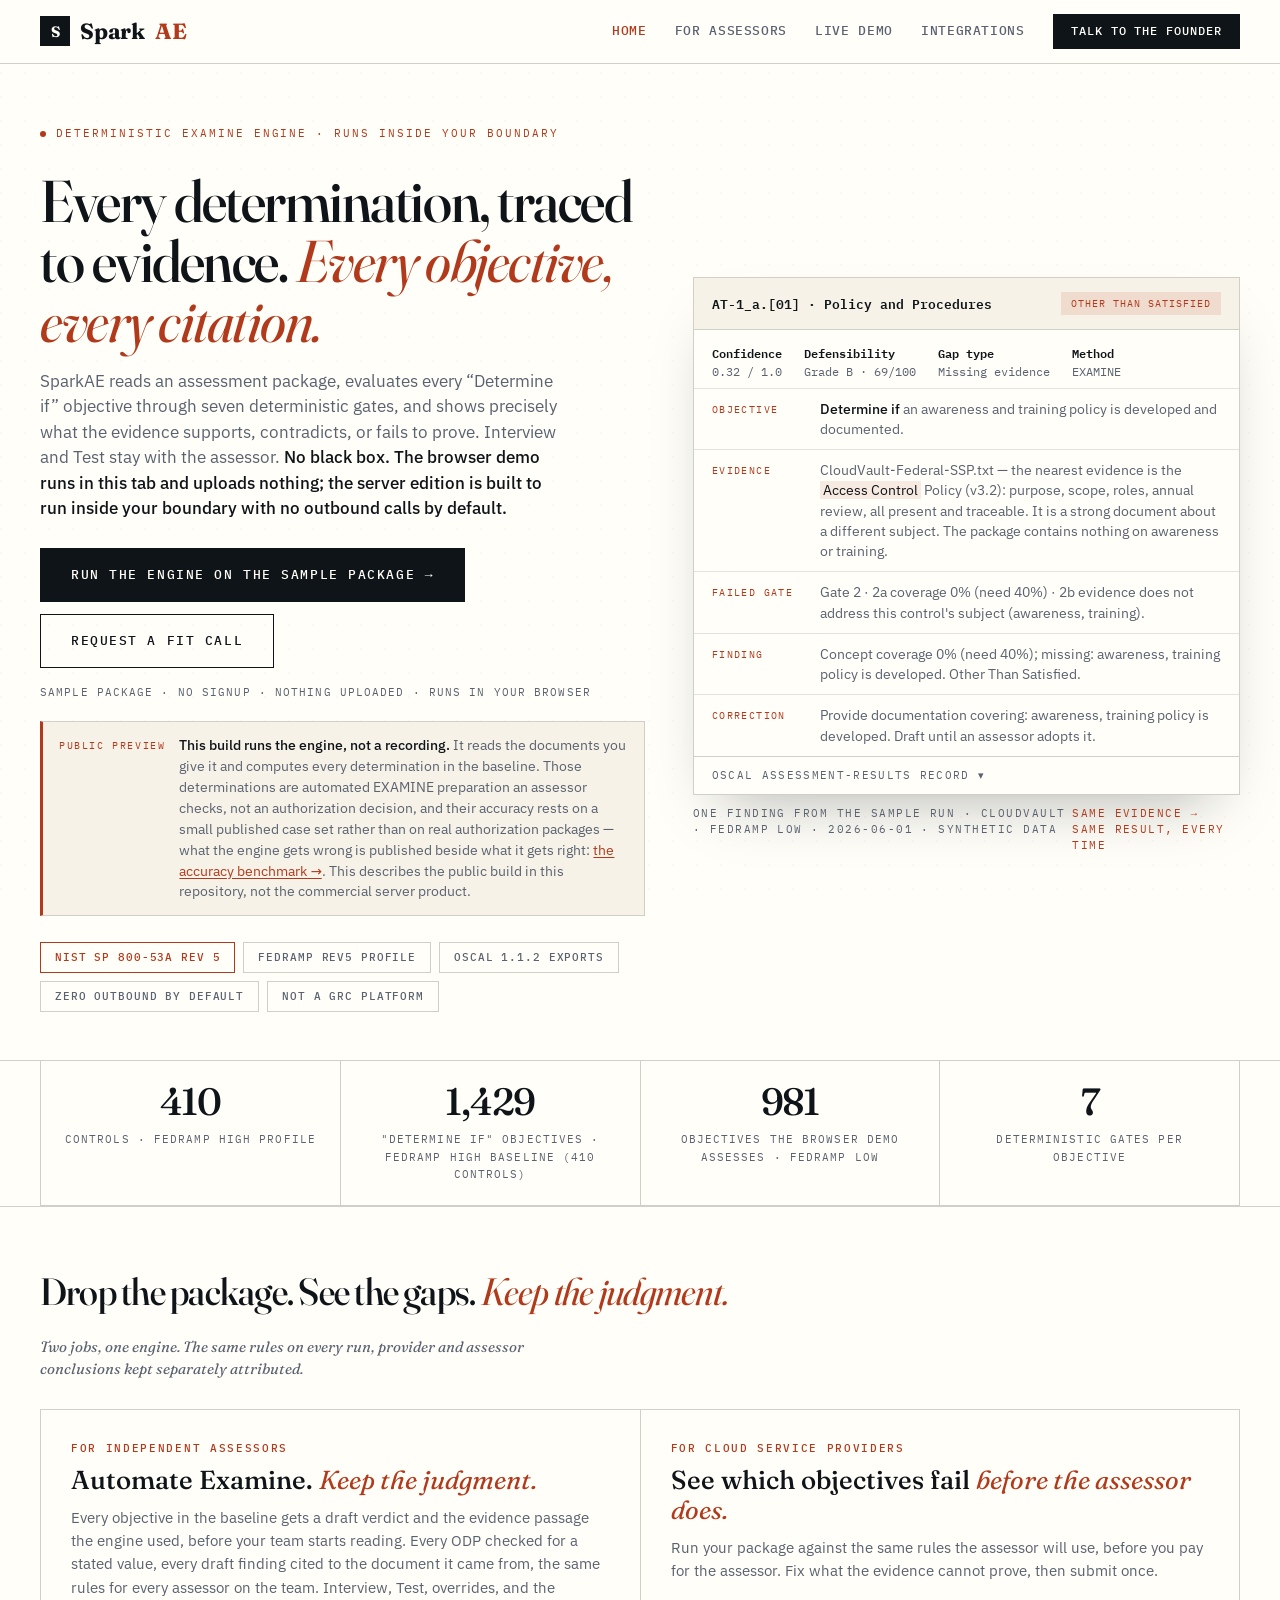
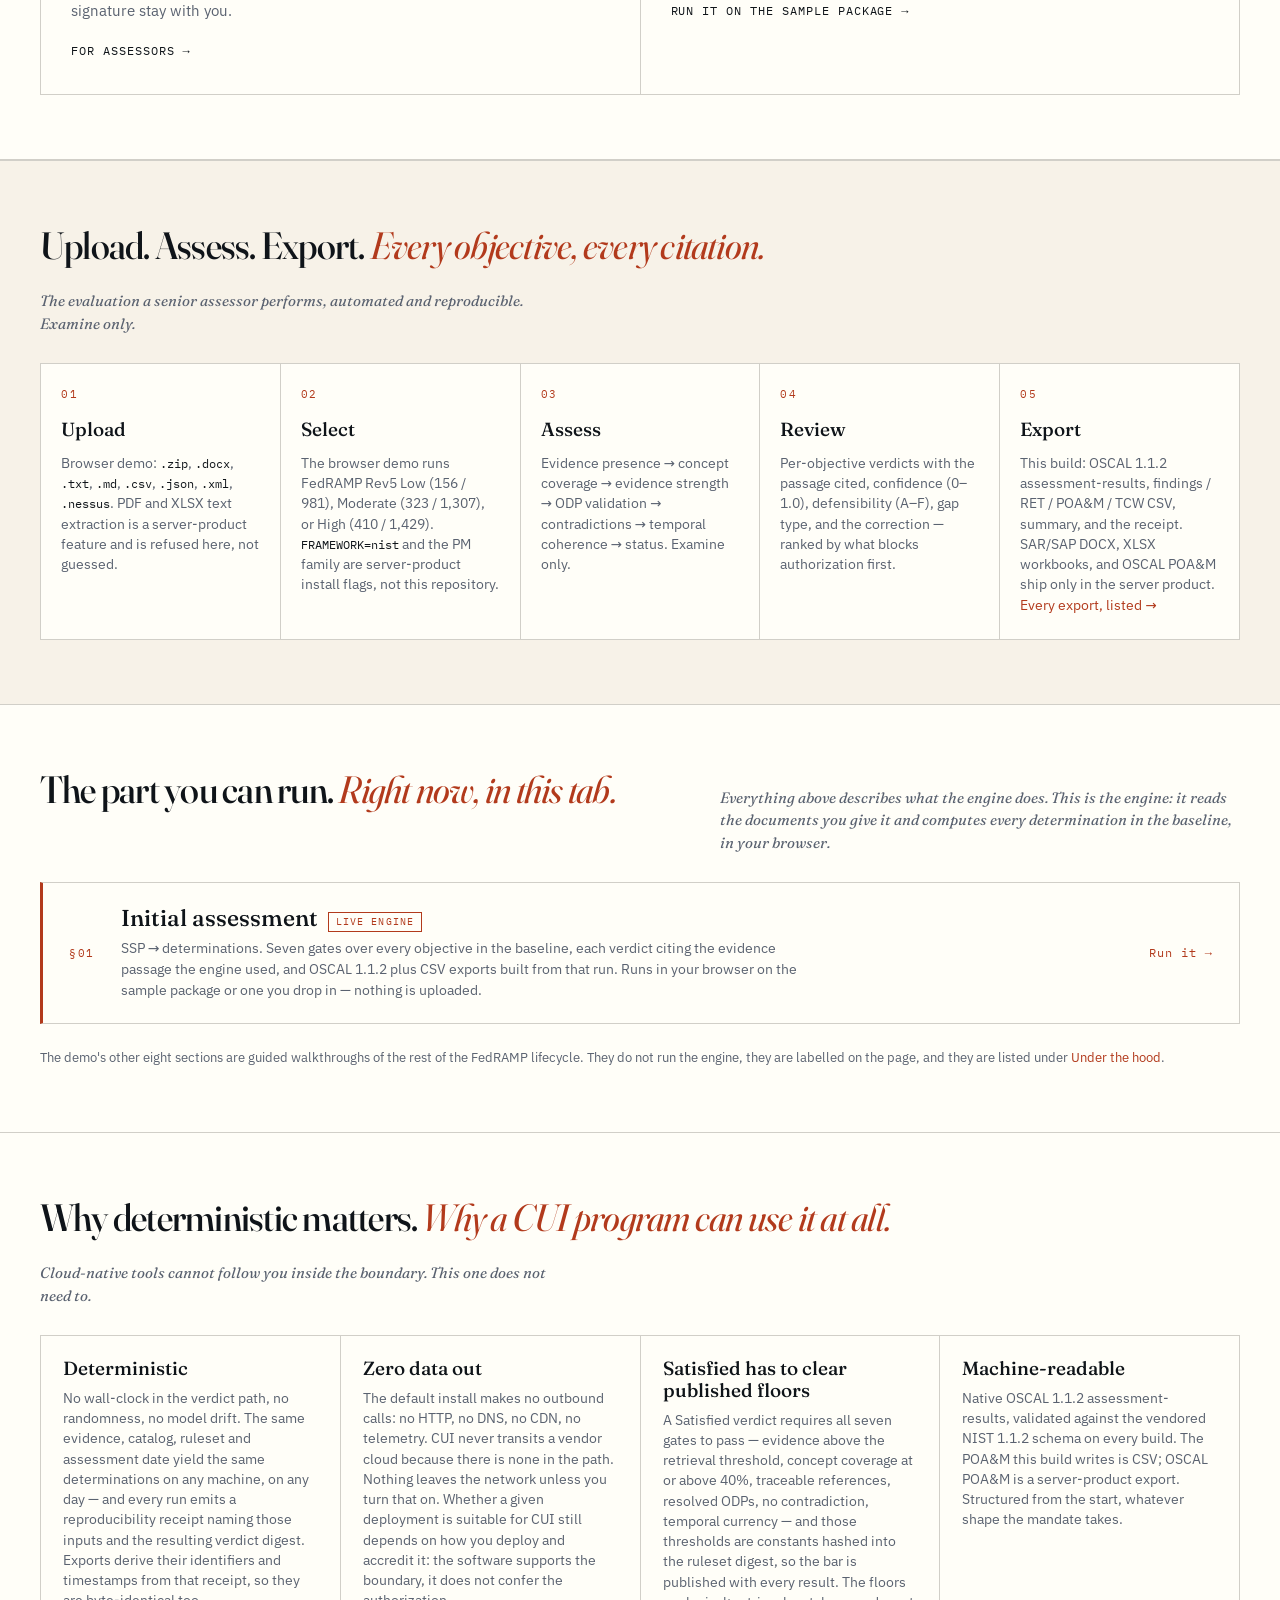
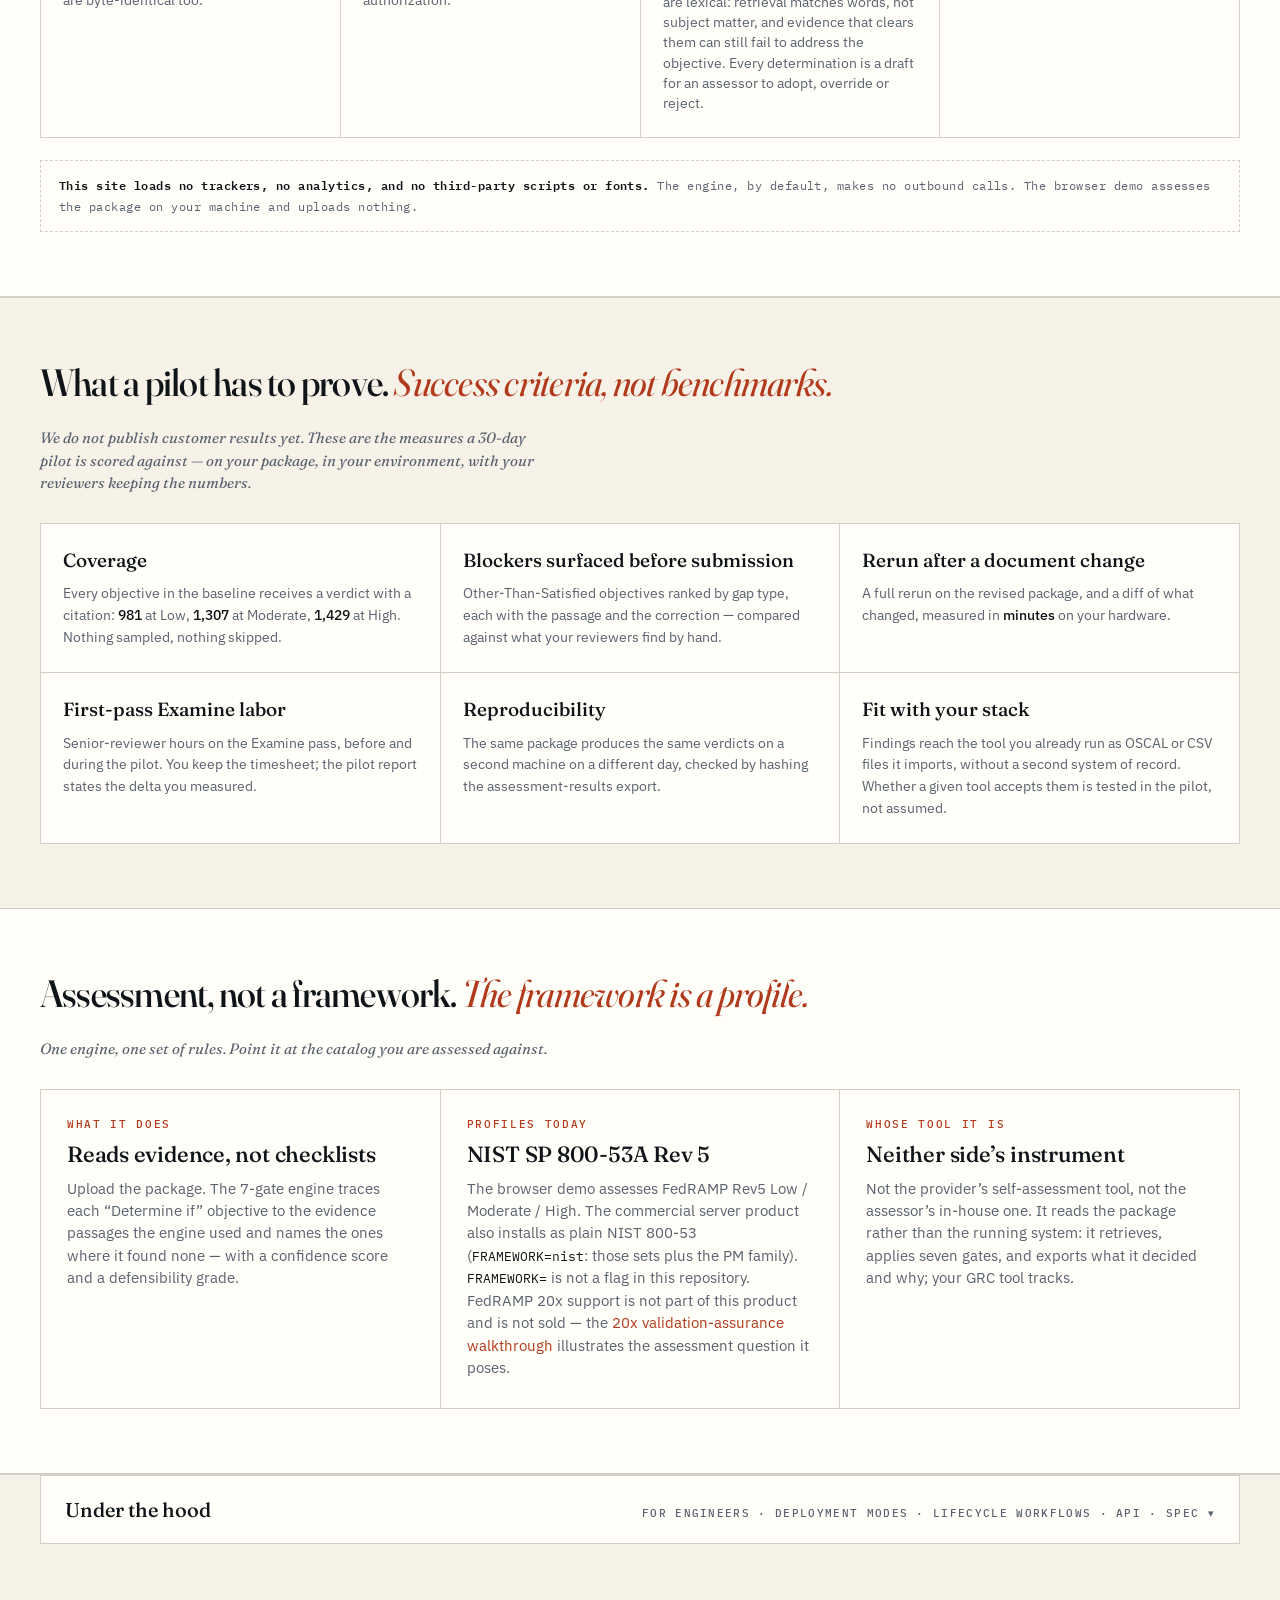
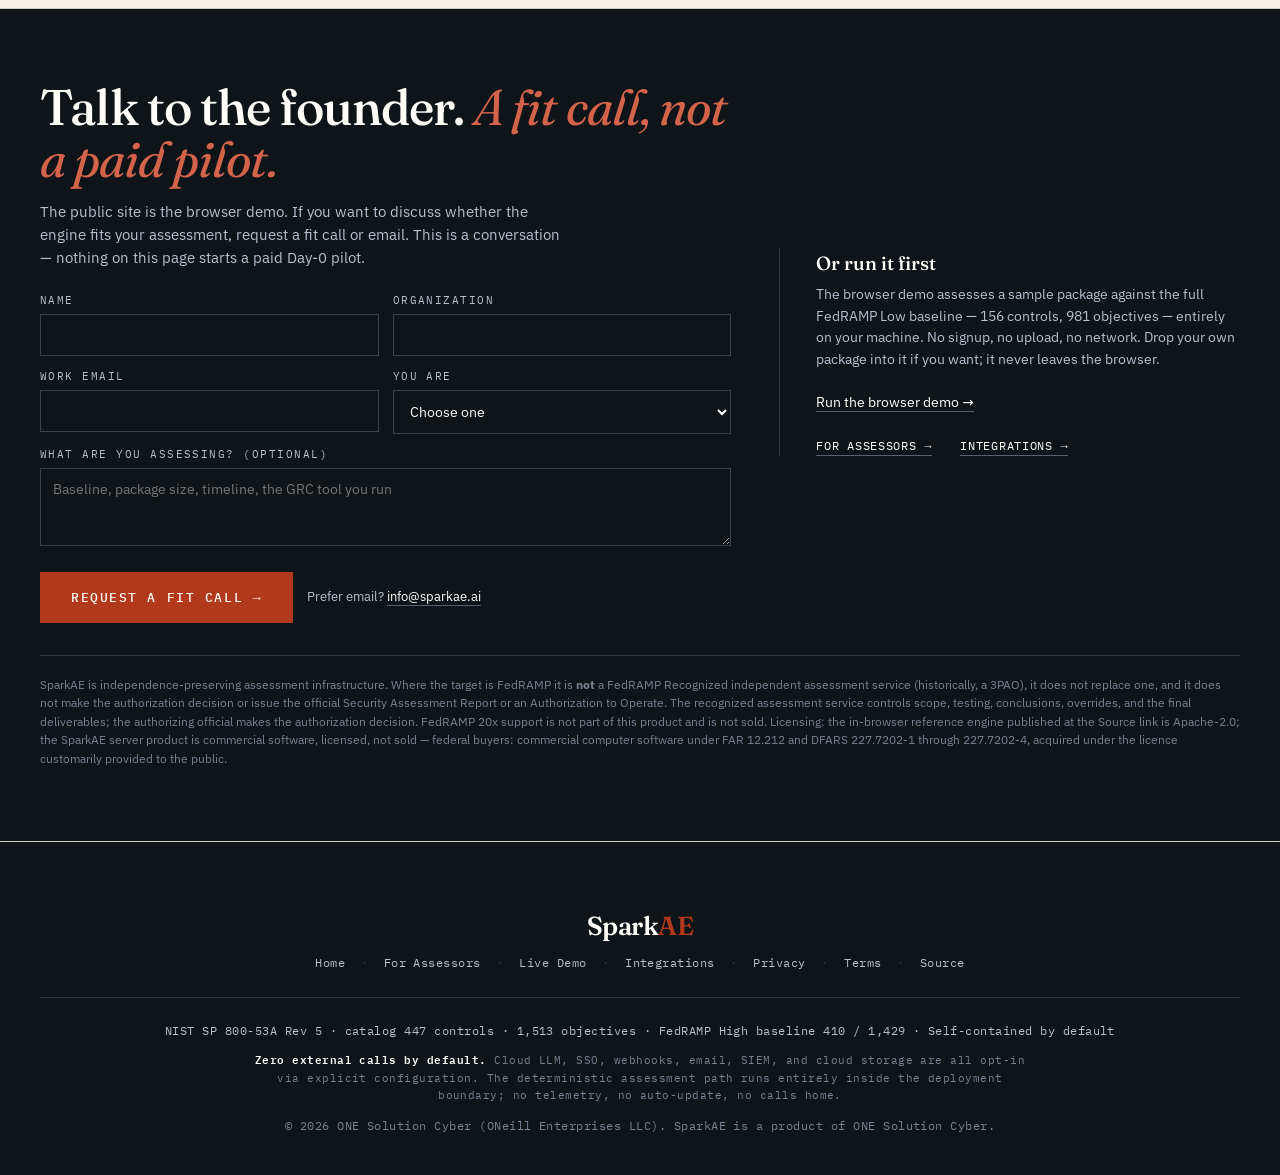
<file: index.html>
<!DOCTYPE html>
<html lang="en">
<head>
<meta charset="UTF-8">
<meta name="viewport" content="width=device-width, initial-scale=1.0">
<title>SparkAE — Every determination traced to evidence</title>
<meta name="description" content="SparkAE reads an assessment package, evaluates every &quot;Determine if&quot; objective through seven deterministic gates, and shows the evidence passage the engine used for each verdict, with flags where support is weak or contradicted. Interview and Test stay with the assessor. The browser demo runs in your tab and uploads nothing. Try it on a sample package in the browser.">
<link rel="canonical" href="https://sparkae.ai/">
<link rel="icon" href="data:image/svg+xml,%3Csvg xmlns='http://www.w3.org/2000/svg' viewBox='0 0 32 32'%3E%3Crect width='32' height='32' fill='%230F1419'/%3E%3Cpath d='M16 5L25 16L16 27L7 16Z' fill='%23B23A1C'/%3E%3C/svg%3E">
<!-- Open Graph / social cards -->
<meta property="og:type" content="website">
<meta property="og:site_name" content="SparkAE">
<meta property="og:url" content="https://sparkae.ai/">
<meta property="og:title" content="SparkAE — Every determination traced to evidence">
<meta property="og:description" content="SparkAE reads an assessment package, evaluates every &quot;Determine if&quot; objective through seven deterministic gates, and shows the evidence passage the engine used for each verdict, with flags where support is weak or contradicted. Interview and Test stay with the assessor. The browser demo runs in your tab and uploads nothing. Try it on a sample package in the browser.">
<!-- The social card is a real 1200x630 image: a link shared to LinkedIn or Slack
     otherwise renders as a bare text row. It is rendered from og-card.src.html
     in the private repository and copied into static/ here; its numbers mirror
     the homepage stat row, so a catalog change has to update both. -->
<meta property="og:image" content="https://sparkae.ai/static/og-card.png">
<meta property="og:image:type" content="image/png">
<meta property="og:image:width" content="1200">
<meta property="og:image:height" content="630">
<meta property="og:image:alt" content="SparkAE: every determination, traced to evidence. 410 controls, 1,429 objectives, FedRAMP High baseline, 7 deterministic gates.">
<meta name="twitter:card" content="summary_large_image">
<meta name="twitter:image" content="https://sparkae.ai/static/og-card.png">
<meta name="twitter:image:alt" content="SparkAE: every determination, traced to evidence. 410 controls, 1,429 objectives, FedRAMP High baseline, 7 deterministic gates.">
<meta name="twitter:title" content="SparkAE — Every determination traced to evidence">
<meta name="twitter:description" content="SparkAE reads an assessment package, evaluates every &quot;Determine if&quot; objective through seven deterministic gates, and shows the evidence passage the engine used for each verdict, with flags where support is weak or contradicted. Interview and Test stay with the assessor. The browser demo runs in your tab and uploads nothing. Try it on a sample package in the browser.">
<link rel="stylesheet" href="ae-editorial.css" integrity="sha384-LpArB623wEGstWRRsUAdaIEdseKGnJc7mC4VMyxXzHHkZIOn3+YEwJUfpv007dcZ" crossorigin="anonymous">
<style>

/* ── Homepage layout (dense edition) ── */
.hx-hero{position:relative;z-index:2;padding:118px 40px 48px;border-bottom:1px solid var(--rule)}
.hx-hero .container{display:grid;grid-template-columns:1.05fr .95fr;gap:48px;align-items:center}
.hx-hero h1{font-family:var(--font-display);font-weight:500;font-size:clamp(38px,4.6vw,60px);line-height:1.02;letter-spacing:-0.025em;margin:0 0 18px;font-variation-settings:"opsz" 144}
.hx-hero h1 em{font-style:italic;color:var(--vermillion);font-weight:400}
.hx-hero .lede{font-size:17px;line-height:1.5;color:var(--ink-soft);max-width:520px;margin-bottom:26px}
.hx-hero .lede strong{color:var(--ink);font-weight:500}
.hx-hero .ctas{display:flex;gap:12px;flex-wrap:wrap}
.hx-hero .chips{margin-top:26px}
.hx-hero .terminal{margin:0;max-width:none;box-shadow:0 30px 60px -30px rgba(15,20,25,.45)}
.hx-hero .term-body{font-size:12px;line-height:1.75}
.hx-cap{font-family:var(--font-mono);font-size:10.5px;letter-spacing:.14em;text-transform:uppercase;color:var(--ink-soft);margin-top:10px;display:flex;justify-content:space-between}
.hx-cap span:last-child{color:var(--vermillion)}
.hx-stats{padding:0 40px}
.hx-stats .stats{border-top:none}
.hx-stats .stat{padding:22px 16px}
.hx-stats .stat .num{font-size:clamp(28px,3.4vw,38px)}
.hx-sec{padding:64px 40px}
.hx-sec.warm{background:var(--paper-warm);border-top:1px solid var(--rule);border-bottom:1px solid var(--rule)}
.hx-head{display:flex;align-items:baseline;justify-content:space-between;gap:24px;margin-bottom:28px;flex-wrap:wrap}
.hx-head .section-title{margin:0;font-size:clamp(26px,3vw,38px)}
.hx-head .section-sub{margin:0;max-width:520px;font-size:15px;line-height:1.5}
.hx-three{display:grid;grid-template-columns:repeat(3,1fr);gap:1px;background:var(--rule);border:1px solid var(--rule)}
.hx-three > div{background:var(--paper);padding:26px 26px 28px}
.hx-three .eyebrow{font-family:var(--font-mono);font-size:10.5px;letter-spacing:.16em;text-transform:uppercase;color:var(--vermillion);margin-bottom:10px;display:block}
.hx-three h3{font-family:var(--font-display);font-size:22px;font-weight:500;line-height:1.15;margin-bottom:10px;letter-spacing:-.01em}
.hx-three p{font-size:14.5px;color:var(--ink-soft);line-height:1.55}
.hx-three code{font-family:var(--font-mono);font-size:12.5px;color:var(--ink)}
.hx-boundary{margin-top:18px;padding:14px 18px;border-left:3px solid var(--vermillion);background:var(--paper-warm);font-size:14px;line-height:1.55;color:var(--ink-soft)}
.hx-boundary strong{color:var(--ink)}
/* ── The one section that runs, and the eight that illustrate ──
   §01 used to sit in the grid as one tile of nine, distinguished only by a
   badge. It is the only thing on this page a visitor can actually run, so it
   gets its own block above the walkthroughs rather than equal billing inside
   them. */
.hx-live{display:grid;grid-template-columns:auto 1fr auto;gap:26px;align-items:center;
  padding:22px 26px;margin-bottom:24px;background:var(--paper);
  border:1px solid var(--rule);border-left:3px solid var(--vermillion);
  color:var(--ink);text-decoration:none;transition:background .2s}
.hx-live:hover{background:var(--paper-warm)}
.hx-live .n{font-family:var(--font-mono);font-size:11px;letter-spacing:.14em;color:var(--vermillion)}
.hx-live .t{font-family:var(--font-display);font-size:23px;font-weight:500;line-height:1.15;display:inline-block;margin-bottom:6px}
.hx-live .s{font-size:14px;color:var(--ink-soft);line-height:1.5;display:block;max-width:680px}
.hx-live .badge{display:inline-block;margin-left:10px;font-family:var(--font-mono);font-size:9.5px;
  letter-spacing:.12em;text-transform:uppercase;padding:2px 7px;border:1px solid var(--vermillion);color:var(--vermillion);
  vertical-align:middle}
.hx-live .go{font-family:var(--font-mono);font-size:12px;letter-spacing:.08em;color:var(--vermillion);white-space:nowrap}
@media (max-width:760px){.hx-live{grid-template-columns:1fr;gap:10px;padding:18px}}
.hx-do{display:grid;grid-template-columns:2fr 2fr 3fr 1fr;gap:1px;background:var(--rule);border:1px solid var(--rule)}
.hx-do .grp{background:var(--paper);padding:0}
.hx-do .grp-h{display:flex;justify-content:space-between;align-items:baseline;gap:10px;padding:12px 16px;background:var(--paper-warm);border-bottom:1px solid var(--rule)}
.hx-do .grp-h b{font-family:var(--font-display);font-size:16px;font-weight:500;color:var(--vermillion)}
.hx-do .grp-h span{font-family:var(--font-mono);font-size:10px;letter-spacing:.1em;text-transform:uppercase;color:var(--ink-soft);white-space:nowrap}
.hx-do .items{display:grid}
.hx-do .grp:nth-child(3) .items{grid-template-columns:repeat(3,1fr)}
.hx-do .grp:first-child .items,.hx-do .grp:nth-child(2) .items{grid-template-columns:repeat(2,1fr)}
.hx-do a.it{display:block;padding:16px 16px 18px;border-left:1px solid var(--rule-soft);color:var(--ink);text-decoration:none;transition:background .2s}
.hx-do a.it:first-child{border-left:none}
.hx-do a.it:hover{background:var(--paper-warm)}
.hx-do .n{font-family:var(--font-mono);font-size:10.5px;letter-spacing:.12em;color:var(--vermillion);display:block;margin-bottom:6px}
.hx-do .t{font-family:var(--font-display);font-size:17px;font-weight:500;line-height:1.15;display:block;margin-bottom:6px}
.hx-do .s{font-size:12.5px;color:var(--ink-soft);line-height:1.45;display:block}
.hx-do .badge{display:inline-block;margin-top:8px;font-family:var(--font-mono);font-size:9.5px;letter-spacing:.12em;text-transform:uppercase;padding:2px 7px;border:1px solid var(--rule)}
.hx-do .badge.live{color:var(--vermillion);border-color:var(--vermillion)}
.hx-do .badge.walk{color:var(--ink-soft)}
@media (max-width:1100px){.hx-do{grid-template-columns:1fr 1fr}.hx-do .items,.hx-do .grp:first-child .items,.hx-do .grp:nth-child(2) .items,.hx-do .grp:nth-child(3) .items{grid-template-columns:1fr}.hx-do a.it{border-left:none;border-top:1px solid var(--rule-soft)}}
@media (max-width:640px){.hx-do{grid-template-columns:1fr}}
.hx-rail{display:grid;grid-template-columns:repeat(5,1fr);gap:1px;background:var(--rule);border:1px solid var(--rule);counter-reset:step}
.hx-rail > div{background:var(--paper);padding:22px 20px 24px;position:relative}
.hx-rail > div::before{counter-increment:step;content:"0" counter(step);font-family:var(--font-mono);font-size:11px;letter-spacing:.14em;color:var(--vermillion);display:block;margin-bottom:12px}
.hx-rail h4{font-family:var(--font-display);font-size:19px;font-weight:500;margin-bottom:8px}
.hx-rail p{font-size:13.5px;color:var(--ink-soft);line-height:1.5}
.hx-rail p code{font-family:var(--font-mono);font-size:12px;color:var(--ink)}
.hx-finding{display:grid;grid-template-columns:1.1fr .9fr;gap:20px;align-items:start}
.hx-finding .terminal{margin:0;max-width:none}
.hx-why{display:grid;grid-template-columns:repeat(4,1fr);gap:1px;background:var(--rule);border:1px solid var(--rule)}
.hx-why > div{background:var(--paper);padding:22px 22px 24px}
.hx-why .h{font-family:var(--font-display);font-size:19px;font-weight:500;margin-bottom:8px;line-height:1.15}
.hx-why .b{font-size:13.5px;color:var(--ink-soft);line-height:1.5}
.hx-why code{font-family:var(--font-mono);font-size:12px;color:var(--ink)}
.hx-modes .mode-card{padding:22px 22px 20px}
.hx-modes .mode-card h3{font-size:19px}
.hx-modes .mode-card p{font-size:13.5px;margin-bottom:10px}
.hx-spec{display:grid;grid-template-columns:1fr 1fr;gap:0 48px;border-top:1px solid var(--rule)}
.hx-spec div{display:grid;grid-template-columns:150px 1fr;gap:16px;padding:12px 0;border-bottom:1px solid var(--rule-soft);font-size:13.5px;line-height:1.5}
.hx-spec dt{font-family:var(--font-mono);font-size:11px;letter-spacing:.12em;text-transform:uppercase;color:var(--ink-soft);padding-top:3px}
.hx-spec dd{color:var(--ink)}
.hx-cta{background:var(--ink);color:var(--paper);padding:72px 40px}
.hx-cta .container{display:grid;grid-template-columns:1.2fr .8fr;gap:48px;align-items:center}
.hx-cta h2{font-family:var(--font-display);font-size:clamp(30px,4vw,50px);font-weight:500;line-height:1.05;letter-spacing:-.02em;margin-bottom:14px}
.hx-cta h2 em{font-style:italic;color:var(--vermillion-soft);font-weight:400}
.hx-cta p{color:#B8C0CC;font-size:15px;line-height:1.55;max-width:520px}
.hx-cta .btn-ghost{color:var(--paper);border-color:var(--paper)}
.hx-cta .btn-ghost:hover{background:var(--paper);color:var(--ink)}
.hx-cta .side{border-left:1px solid #2C3540;padding-left:36px;font-size:13.5px;color:#B8C0CC;line-height:1.6}
.hx-cta .side strong{color:var(--paper);font-weight:500;display:block;font-family:var(--font-display);font-size:19px;margin-bottom:6px}
.hx-cta .side a{color:var(--paper);border-bottom:1px solid #5A6270}
.hx-cta .side a:hover{color:var(--vermillion-soft)}
.hx-links{display:flex;gap:28px;flex-wrap:wrap;margin-top:22px;font-family:var(--font-mono);font-size:12px;letter-spacing:.06em;text-transform:uppercase}
.hx-links a{color:#B8C0CC}.hx-links a:hover{color:var(--paper)}
.hx-cta p.hx-fine{max-width:1200px;margin:32px auto 0;padding-top:20px;border-top:1px solid #2C3540;font-size:12px;line-height:1.55;color:#7A8290}
@media (max-width:1000px){
  .hx-hero .container,.hx-finding,.hx-cta .container{grid-template-columns:1fr}
  .hx-rail,.hx-why{grid-template-columns:repeat(2,1fr)}
  .hx-three{grid-template-columns:1fr}
  .hx-spec{grid-template-columns:1fr}
  .hx-cta .side{border-left:none;padding-left:0}
}
@media (max-width:640px){
  .hx-hero,.hx-sec,.hx-cta{padding-left:20px;padding-right:20px}
  .hx-stats{padding:0 20px}
  .hx-rail,.hx-why{grid-template-columns:1fr}
  .hx-stats .stats{grid-template-columns:repeat(2,1fr)}
  .hx-spec div{grid-template-columns:1fr;gap:4px}
}
.hx-hero .fine{font-family:var(--font-mono);font-size:11px;letter-spacing:.1em;text-transform:uppercase;color:var(--ink-soft);margin-top:16px}
.hx-card{border:1px solid var(--rule);background:var(--paper);box-shadow:0 30px 60px -30px rgba(15,20,25,.35)}
.hx-card .hd{display:flex;justify-content:space-between;align-items:center;gap:12px;padding:14px 18px;border-bottom:1px solid var(--rule);background:var(--paper-warm)}
.hx-card .hd .id{font-family:var(--font-mono);font-size:13px;font-weight:600;color:var(--ink)}
.hx-card .hd .tag{font-family:var(--font-mono);font-size:10px;letter-spacing:.1em;text-transform:uppercase;padding:4px 10px;background:rgba(178,58,28,.12);color:var(--vermillion)}
.hx-card .meta{display:flex;gap:22px;flex-wrap:wrap;padding:14px 18px 6px;font-family:var(--font-mono);font-size:12px;color:var(--ink-soft)}
.hx-card .meta strong{color:var(--ink);display:block}
.hx-card .row{display:grid;grid-template-columns:96px 1fr;gap:12px;padding:10px 18px;border-top:1px solid var(--rule-soft,var(--rule));font-size:13.5px;line-height:1.5;color:var(--ink-soft)}
.hx-card .row .k{font-family:var(--font-mono);font-size:10px;letter-spacing:.14em;text-transform:uppercase;color:var(--vermillion);padding-top:3px}
.hx-card .row em{font-style:normal;background:rgba(178,58,28,.10);color:var(--ink);padding:0 3px}
.hx-card .row strong{color:var(--ink);font-weight:500}
.hx-card details{border-top:1px solid var(--rule)}
.hx-card summary{cursor:pointer;padding:10px 18px;font-family:var(--font-mono);font-size:11px;letter-spacing:.12em;text-transform:uppercase;color:var(--ink-soft);list-style:none}
.hx-card summary::-webkit-details-marker{display:none}
.hx-card summary:hover{color:var(--ink)}
.hx-card .terminal{margin:0;border:none;border-top:1px solid var(--rule)}
.hx-doors{display:grid;grid-template-columns:1fr 1fr;gap:1px;background:var(--rule);border:1px solid var(--rule)}
.hx-doors a{display:block;background:var(--paper);padding:30px 30px 32px;text-decoration:none;color:inherit}
.hx-doors a:hover{background:var(--paper-warm)}
.hx-doors .eyebrow{font-family:var(--font-mono);font-size:10.5px;letter-spacing:.16em;text-transform:uppercase;color:var(--vermillion);display:block;margin-bottom:10px}
.hx-doors h3{font-family:var(--font-display);font-size:26px;font-weight:500;line-height:1.15;margin-bottom:10px;color:var(--ink)}
.hx-doors h3 em{font-style:italic;color:var(--vermillion);font-weight:400}
.hx-doors p{font-size:15px;color:var(--ink-soft);line-height:1.55;margin:0 0 14px}
.hx-doors .go{font-family:var(--font-mono);font-size:12px;letter-spacing:.08em;text-transform:uppercase;color:var(--ink)}
.hx-crit{display:grid;grid-template-columns:repeat(3,1fr);gap:1px;background:var(--rule);border:1px solid var(--rule)}
.hx-crit > div{background:var(--paper);padding:22px 22px 24px}
.hx-crit .h{font-family:var(--font-display);font-size:19px;font-weight:500;margin-bottom:8px;color:var(--ink)}
.hx-crit .b{font-size:14px;line-height:1.55;color:var(--ink-soft)}
.hx-crit .b strong{color:var(--ink);font-weight:500}
.hx-trust{margin-top:22px;font-family:var(--font-mono);font-size:12px;letter-spacing:.04em;line-height:1.7;color:var(--ink-soft);padding:14px 18px;border:1px dashed var(--rule)}
.hx-trust strong{color:var(--ink);font-weight:600}
.hx-more{border:1px solid var(--rule);background:var(--paper)}
.hx-more > summary{cursor:pointer;padding:18px 24px;font-family:var(--font-display);font-size:20px;font-weight:500;color:var(--ink);list-style:none;display:flex;justify-content:space-between;align-items:baseline;gap:16px}
.hx-more > summary::-webkit-details-marker{display:none}
.hx-more > summary span{font-family:var(--font-mono);font-size:11px;letter-spacing:.12em;text-transform:uppercase;color:var(--ink-soft)}
.hx-more[open] > summary{border-bottom:1px solid var(--rule)}
.hx-more .inner{padding:28px 24px 32px}
.hx-more .inner .hx-head{margin-bottom:22px}
.hx-form{display:grid;grid-template-columns:1fr 1fr;gap:12px 14px;margin-top:22px}
.hx-form label{display:block;font-family:var(--font-mono);font-size:10.5px;letter-spacing:.14em;text-transform:uppercase;color:#B8C0CC;margin-bottom:6px}
.hx-form input,.hx-form select,.hx-form textarea{width:100%;box-sizing:border-box;background:#0F1419;border:1px solid #3A4250;color:var(--paper);padding:11px 12px;font-family:var(--font-body,inherit);font-size:14px}
.hx-form input:focus,.hx-form select:focus,.hx-form textarea:focus{outline:none;border-color:var(--vermillion)}
.hx-form .full{grid-column:1 / -1}
.hx-form .actions{grid-column:1 / -1;display:flex;gap:14px;align-items:center;flex-wrap:wrap;margin-top:6px}
.hx-form .actions .alt{font-size:13px;color:#B8C0CC}
.hx-form .actions .alt a{color:var(--paper);border-bottom:1px solid #5A6270}
@media (max-width:1000px){.hx-doors{grid-template-columns:1fr}.hx-crit{grid-template-columns:1fr}}
@media (max-width:640px){.hx-card .row{grid-template-columns:1fr;gap:3px}.hx-form{grid-template-columns:1fr}}
svg.ico{width:1em;height:1em;display:inline-block;vertical-align:-0.125em;fill:none;stroke:currentColor;stroke-width:2;stroke-linecap:round;stroke-linejoin:round}svg.ico-dot{stroke:none}</style>
</head>
<body>


<svg width="0" height="0" style="position:absolute" aria-hidden="true" focusable="false"><defs><symbol id="i-chart" viewBox="0 0 24 24"><line x1="4" y1="21" x2="4" y2="10"/><line x1="10" y1="21" x2="10" y2="4"/><line x1="16" y1="21" x2="16" y2="13"/><line x1="2.5" y1="21" x2="21.5" y2="21"/></symbol><symbol id="i-bolt" viewBox="0 0 24 24"><path d="M13 2L4 14h7l-2 8 9-12h-7l2-8z"/></symbol><symbol id="i-doc" viewBox="0 0 24 24"><path d="M6 2h9l5 5v15H6z"/><path d="M15 2v5h5"/><line x1="9" y1="13" x2="16" y2="13"/><line x1="9" y1="17" x2="14" y2="17"/></symbol><symbol id="i-cloud" viewBox="0 0 24 24"><path d="M7 18a4 4 0 110-8 5 5 0 019.6-1.5A4 4 0 1118 18H7z"/></symbol><symbol id="i-bank" viewBox="0 0 24 24"><path d="M3 9l9-5 9 5"/><line x1="5" y1="10" x2="5" y2="18"/><line x1="10" y1="10" x2="10" y2="18"/><line x1="14" y1="10" x2="14" y2="18"/><line x1="19" y1="10" x2="19" y2="18"/><line x1="2.5" y1="21" x2="21.5" y2="21"/></symbol><symbol id="i-search" viewBox="0 0 24 24"><circle cx="11" cy="11" r="7"/><line x1="21" y1="21" x2="16.5" y2="16.5"/></symbol><symbol id="i-plug" viewBox="0 0 24 24"><line x1="9" y1="2" x2="9" y2="8"/><line x1="15" y1="2" x2="15" y2="8"/><path d="M7 8h10v3a5 5 0 01-10 0z"/><line x1="12" y1="16" x2="12" y2="22"/></symbol><symbol id="i-warn" viewBox="0 0 24 24"><path d="M12 3l10 18H2z"/><line x1="12" y1="9" x2="12" y2="14"/><circle cx="12" cy="17.5" r="0.6" fill="currentColor" stroke="none"/></symbol><symbol id="i-clipboard" viewBox="0 0 24 24"><rect x="6" y="4" width="12" height="18" rx="1"/><rect x="9" y="2" width="6" height="4" rx="1"/></symbol><symbol id="i-refresh" viewBox="0 0 24 24"><path d="M20.5 12a8.5 8.5 0 11-2.6-6.1L20.5 8"/><path d="M20.5 3v5h-5"/></symbol><symbol id="i-x" viewBox="0 0 24 24"><line x1="5" y1="5" x2="19" y2="19"/><line x1="19" y1="5" x2="5" y2="19"/></symbol><symbol id="i-clock" viewBox="0 0 24 24"><circle cx="12" cy="12" r="9"/><path d="M12 7v5l3 3"/></symbol><symbol id="i-pen" viewBox="0 0 24 24"><path d="M4 20l4-1L20 7l-3-3L5 16z"/><line x1="14.5" y1="6.5" x2="17.5" y2="9.5"/></symbol><symbol id="i-lock" viewBox="0 0 24 24"><rect x="5" y="11" width="14" height="9" rx="1"/><path d="M8 11V8a4 4 0 018 0v3"/></symbol><symbol id="i-target" viewBox="0 0 24 24"><circle cx="12" cy="12" r="9"/><circle cx="12" cy="12" r="5"/><circle cx="12" cy="12" r="1.2" fill="currentColor" stroke="none"/></symbol><symbol id="i-check" viewBox="0 0 24 24"><path d="M5 12l4 4L19 6"/></symbol><symbol id="i-check-circle" viewBox="0 0 24 24"><circle cx="12" cy="12" r="9"/><path d="M8 12l3 3 5-5"/></symbol><symbol id="i-file" viewBox="0 0 24 24"><path d="M7 2h8l4 4v16H7z"/><path d="M15 2v4h4"/></symbol></defs></svg>

<!-- ══ MASTHEAD ══ -->
<nav>
  <a href="index.html" style="text-decoration:none"><div class="logo"><div class="mark">S</div> Spark<span>AE</span></div></a>
  <div class="links">
    <a href="index.html" class="active">Home</a>
    <a href="assessors.html">For Assessors</a>
    <a href="demo-standalone.html">Live Demo</a>
    <a href="integrations.html">Integrations</a>
  </div>
  <a href="index.html#cta" class="nav-cta">Talk to the founder</a>
</nav>

<!-- ══ HERO ══ -->
<section class="hx-hero">
  <div class="container">
    <div>
      <div class="hero-badge fade-up"><span class="dot"></span> Deterministic Examine engine · runs inside your boundary</div>
      <h1 class="fade-up fade-up-1">Every determination, traced to evidence. <em>Every objective, every citation.</em></h1>
      <p class="lede fade-up fade-up-2">SparkAE reads an assessment package, evaluates every &ldquo;Determine if&rdquo; objective through seven deterministic gates, and shows precisely what the evidence supports, contradicts, or fails to prove. Interview and Test stay with the assessor. <strong>No black box. The browser demo runs in this tab and uploads nothing; the server edition is built to run inside your boundary with no outbound calls by default.</strong></p>
      <div class="ctas fade-up fade-up-3">
        <a class="btn btn-primary" href="demo-standalone.html">Run the engine on the sample package →</a>
        <a class="btn btn-ghost" href="#cta">Request a fit call</a>
      </div>
      <p class="fine fade-up fade-up-3">Sample package · no signup · nothing uploaded · runs in your browser</p>
      <p class="preview-note fade-up fade-up-3">
        <span class="tag">Public preview</span>
        <span><strong>This build runs the engine, not a recording.</strong> It reads the documents you give it and computes every determination in the baseline. Those determinations are automated EXAMINE preparation an assessor checks, not an authorization decision, and their accuracy rests on a small published case set rather than on real authorization packages — what the engine gets wrong is published beside what it gets right: <a href="https://github.com/Sprk-0/sparkae-engine/tree/main/tests/benchmark" rel="noopener">the accuracy benchmark →</a>. This describes the public build in this repository, not the commercial server product.</span>
      </p>
      <div class="chips fade-up fade-up-4">
        <span class="chip accent">NIST SP 800-53A Rev 5</span>
        <span class="chip">FedRAMP Rev5 profile</span>
        <span class="chip">OSCAL 1.1.2 exports</span>
        <span class="chip">Zero outbound by default</span>
        <span class="chip">Not a GRC platform</span>
      </div>
    </div>
    <div class="fade-up fade-up-2">
      <div class="hx-card" id="sample-run-finding">
        <div class="hd">
          <div class="id">AT-1_a.[01] · Policy and Procedures</div>
          <span class="tag">Other Than Satisfied</span>
        </div>
        <div class="meta">
          <div><strong>Confidence</strong>0.32 / 1.0</div>
          <div><strong>Defensibility</strong>Grade B · 69/100</div>
          <div><strong>Gap type</strong>Missing evidence</div>
          <div><strong>Method</strong>EXAMINE</div>
        </div>
        <div class="row"><span class="k">Objective</span><span><strong>Determine if</strong> an awareness and training policy is developed and documented.</span></div>
        <div class="row"><span class="k">Evidence</span><span>CloudVault-Federal-SSP.txt — the nearest evidence is the <em>Access Control</em> Policy (v3.2): purpose, scope, roles, annual review, all present and traceable. It is a strong document about a different subject. The package contains nothing on awareness or training.</span></div>
        <div class="row"><span class="k">Failed gate</span><span>Gate 2 · 2a coverage 0% (need 40%) · 2b evidence does not address this control's subject (awareness, training).</span></div>
        <div class="row"><span class="k">Finding</span><span>Concept coverage 0% (need 40%); missing: awareness, training policy is developed. Other Than Satisfied.</span></div>
        <div class="row"><span class="k">Correction</span><span>Provide documentation covering: awareness, training policy is developed. Draft until an assessor adopts it.</span></div>
        <details>
          <summary>OSCAL assessment-results record ▾</summary>
          <div class="terminal">
            <div class="term-body" style="font-size:12px;line-height:1.7">
              <div><span class="out">{ "target": { "type": "objective-id", "target-id": "AT-1_a.[01]",</span></div>
              <div><span class="out">&nbsp;&nbsp;&nbsp;&nbsp;&nbsp;&nbsp;&nbsp;&nbsp;&nbsp;&nbsp;&nbsp;&nbsp;&nbsp;&nbsp;"status": { "state": </span><span class="err">"not-satisfied"</span><span class="out"> } },</span></div>
              <div><span class="out">&nbsp;&nbsp;"props": [ { "name": "control-id", "ns": "https://fedramp.gov/ns/oscal", "value": "at-1" } ],</span></div>
              <div><span class="out">&nbsp;&nbsp;"related-risks": [ { "risk-uuid": "&hellip;" } ] }</span></div>
              <div><span class="out">&nbsp;</span></div>
              <div><span class="out">risks[] &mdash; where the gap lives on an Other Than Satisfied finding</span></div>
              <div><span class="out">{ "uuid": "&hellip;", "title": "Missing Evidence — AT-1", "status": "open",</span></div>
              <div><span class="out">&nbsp;&nbsp;"remediations": [ { "lifecycle": "recommendation",</span></div>
              <div><span class="out">&nbsp;&nbsp;&nbsp;&nbsp;"description": </span><span class="ok">"Provide documentation covering: awareness, training policy is developed."</span><span class="out"> } ] }</span></div>
            </div>
          </div>
        </details>
      </div>
      <div class="hx-cap"><span>One finding from the sample run · CloudVault · FedRAMP Low · 2026-06-01 · synthetic data</span><span>Same evidence → same result, every time</span></div>
    </div>
  </div>
</section>

<!-- ══ STATS ══ -->
<section class="hx-stats">
  <div class="container">
    <div class="stats">
      <div class="stat"><div class="num">410</div><div class="label">Controls · FedRAMP High profile</div></div>
      <div class="stat"><div class="num">1,429</div><div class="label">"Determine if" objectives · FedRAMP High baseline (410 controls)</div></div>
      <div class="stat"><div class="num">981</div><div class="label">Objectives the browser demo assesses · FedRAMP Low</div></div>
      <div class="stat"><div class="num">7</div><div class="label">Deterministic gates per objective</div></div>
    </div>
  </div>
</section>

<!-- ══ TWO DOORS ══ -->
<section class="hx-sec" id="doors">
  <div class="container">
    <div class="hx-head">
      <div class="section-title">Drop the package. See the gaps. <em>Keep the judgment.</em></div>
      <div class="section-sub">Two jobs, one engine. The same rules on every run, provider and assessor conclusions kept separately attributed.</div>
    </div>
    <div class="hx-doors">
      <a href="assessors.html">
        <span class="eyebrow">For independent assessors</span>
        <h3>Automate Examine. <em>Keep the judgment.</em></h3>
        <p>Every objective in the baseline gets a draft verdict and the evidence passage the engine used, before your team starts reading. Every ODP checked for a stated value, every draft finding cited to the document it came from, the same rules for every assessor on the team. Interview, Test, overrides, and the signature stay with you.</p>
        <span class="go">For Assessors →</span>
      </a>
      <a href="demo-standalone.html">
        <span class="eyebrow">For cloud service providers</span>
        <h3>See which objectives fail <em>before the assessor does.</em></h3>
        <p>Run your package against the same rules the assessor will use, before you pay for the assessor. Fix what the evidence cannot prove, then submit once.</p>
        <span class="go">Run it on the sample package →</span>
      </a>
    </div>
  </div>
</section>

<!-- ══ HOW IT WORKS ══ -->
<section class="hx-sec warm" id="how-it-works">
  <div class="container">
    <div class="hx-head">
      <div class="section-title">Upload. Assess. Export. <em>Every objective, every citation.</em></div>
      <div class="section-sub">The evaluation a senior assessor performs, automated and reproducible. Examine only.</div>
    </div>
    <div class="hx-rail">
      <div><h4>Upload</h4><p>Browser demo: <code>.zip</code>, <code>.docx</code>, <code>.txt</code>, <code>.md</code>, <code>.csv</code>, <code>.json</code>, <code>.xml</code>, <code>.nessus</code>. PDF and XLSX text extraction is a server-product feature and is refused here, not guessed.</p></div>
      <div><h4>Select</h4><p>The browser demo runs FedRAMP Rev5 Low (156 / 981), Moderate (323 / 1,307), or High (410 / 1,429). <code>FRAMEWORK=nist</code> and the PM family are server-product install flags, not this repository.</p></div>
      <div><h4>Assess</h4><p>Evidence presence → concept coverage → evidence strength → ODP validation → contradictions → temporal coherence → status. Examine only.</p></div>
      <div><h4>Review</h4><p>Per-objective verdicts with the passage cited, confidence (0–1.0), defensibility (A–F), gap type, and the correction — ranked by what blocks authorization first.</p></div>
      <div><h4>Export</h4><p>This build: OSCAL 1.1.2 assessment-results, findings / RET / POA&amp;M / TCW CSV, summary, and the receipt. SAR/SAP DOCX, XLSX workbooks, and OSCAL POA&amp;M ship only in the server product. <a href="integrations.html#exports" style="color:var(--vermillion)">Every export, listed →</a></p></div>
    </div>
  </div>
</section>

<!-- ══ THE PART THAT RUNS ══
     §01 is the only thing on this site a visitor can actually run, and it used
     to be reachable only by opening "Under the hood" and finding one tile of
     nine. The engine belongs on the page, not behind an engineering
     disclosure. -->
<section class="hx-sec" id="run-it">
  <div class="container">
    <div class="hx-head">
      <div class="section-title">The part you can run. <em>Right now, in this tab.</em></div>
      <div class="section-sub">Everything above describes what the engine does. This is the engine: it reads the documents you give it and computes every determination in the baseline, in your browser.</div>
    </div>
    <a class="hx-live" href="demo-standalone.html#initial">
      <span class="n">§01</span>
      <span>
        <span class="t">Initial assessment</span><span class="badge">Live engine</span>
        <span class="s">SSP → determinations. Seven gates over every objective in the baseline, each verdict citing the evidence passage the engine used, and OSCAL 1.1.2 plus CSV exports built from that run. Runs in your browser on the sample package or one you drop in — nothing is uploaded.</span>
      </span>
      <span class="go">Run it →</span>
    </a>
    <p style="margin-top:14px;font-size:13px;color:var(--ink-soft)">The demo's other eight sections are guided walkthroughs of the rest of the FedRAMP lifecycle. They do not run the engine, they are labelled on the page, and they are listed under <a href="#engineering" style="color:var(--vermillion)">Under the hood</a>.</p>
  </div>
</section>

<!-- ══ WHY IT HOLDS UP ══ -->
<section class="hx-sec" id="why">
  <div class="container">
    <div class="hx-head">
      <div class="section-title">Why deterministic matters. <em>Why a CUI program can use it at all.</em></div>
      <div class="section-sub">Cloud-native tools cannot follow you inside the boundary. This one does not need to.</div>
    </div>
    <div class="hx-why">
      <div><div class="h">Deterministic</div><div class="b">No wall-clock in the verdict path, no randomness, no model drift. The same evidence, catalog, ruleset and assessment date yield the same determinations on any machine, on any day — and every run emits a reproducibility receipt naming those inputs and the resulting verdict digest. Exports derive their identifiers and timestamps from that receipt, so they are byte-identical too.</div></div>
      <div><div class="h">Zero data out</div><div class="b">The default install makes no outbound calls: no HTTP, no DNS, no CDN, no telemetry. CUI never transits a vendor cloud because there is none in the path. Nothing leaves the network unless you turn that on. Whether a given deployment is suitable for CUI still depends on how you deploy and accredit it: the software supports the boundary, it does not confer the authorization.</div></div>
      <div><div class="h">Satisfied has to clear published floors</div><div class="b">A Satisfied verdict requires all seven gates to pass — evidence above the retrieval threshold, concept coverage at or above 40%, traceable references, resolved ODPs, no contradiction, temporal currency — and those thresholds are constants hashed into the ruleset digest, so the bar is published with every result. The floors are lexical: retrieval matches words, not subject matter, and evidence that clears them can still fail to address the objective. Every determination is a draft for an assessor to adopt, override or reject.</div></div>
      <div><div class="h">Machine-readable</div><div class="b">Native OSCAL 1.1.2 assessment-results, validated against the vendored NIST 1.1.2 schema on every build. The POA&amp;M this build writes is CSV; OSCAL POA&amp;M is a server-product export. Structured from the start, whatever shape the mandate takes.</div></div>
    </div>
    <p class="hx-trust"><strong>This site loads no trackers, no analytics, and no third-party scripts or fonts.</strong> The engine, by default, makes no outbound calls. The browser demo assesses the package on your machine and uploads nothing.</p>
  </div>
</section>

<!-- ══ PILOT SUCCESS CRITERIA ══ -->
<section class="hx-sec warm" id="criteria">
  <div class="container">
    <div class="hx-head">
      <div class="section-title">What a pilot has to prove. <em>Success criteria, not benchmarks.</em></div>
      <div class="section-sub">We do not publish customer results yet. These are the measures a 30-day pilot is scored against — on your package, in your environment, with your reviewers keeping the numbers.</div>
    </div>
    <div class="hx-crit">
      <div><div class="h">Coverage</div><div class="b">Every objective in the baseline receives a verdict with a citation: <strong>981</strong> at Low, <strong>1,307</strong> at Moderate, <strong>1,429</strong> at High. Nothing sampled, nothing skipped.</div></div>
      <div><div class="h">Blockers surfaced before submission</div><div class="b">Other-Than-Satisfied objectives ranked by gap type, each with the passage and the correction — compared against what your reviewers find by hand.</div></div>
      <div><div class="h">Rerun after a document change</div><div class="b">A full rerun on the revised package, and a diff of what changed, measured in <strong>minutes</strong> on your hardware.</div></div>
      <div><div class="h">First-pass Examine labor</div><div class="b">Senior-reviewer hours on the Examine pass, before and during the pilot. You keep the timesheet; the pilot report states the delta you measured.</div></div>
      <div><div class="h">Reproducibility</div><div class="b">The same package produces the same verdicts on a second machine on a different day, checked by hashing the assessment-results export.</div></div>
      <div><div class="h">Fit with your stack</div><div class="b">Findings reach the tool you already run as OSCAL or CSV files it imports, without a second system of record. Whether a given tool accepts them is tested in the pilot, not assumed.</div></div>
    </div>
  </div>
</section>

<!-- ══ WHAT IT IS ══ -->
<section class="hx-sec" id="what">
  <span id="lanes"></span>
  <div class="container">
    <div class="hx-head">
      <div class="section-title">Assessment, not a framework. <em>The framework is a profile.</em></div>
      <div class="section-sub">One engine, one set of rules. Point it at the catalog you are assessed against.</div>
    </div>
    <div class="hx-three">
      <div>
        <span class="eyebrow">What it does</span>
        <h3>Reads evidence, not checklists</h3>
        <p>Upload the package. The 7-gate engine traces each “Determine if” objective to the evidence passages the engine used and names the ones where it found none — with a confidence score and a defensibility grade.</p>
      </div>
      <div>
        <span class="eyebrow">Profiles today</span>
        <h3>NIST SP 800-53A Rev 5</h3>
        <p>The browser demo assesses FedRAMP Rev5 Low / Moderate / High. The commercial server product also installs as plain NIST 800-53 (<code>FRAMEWORK=nist</code>: those sets plus the PM family). <code>FRAMEWORK=</code> is not a flag in this repository. FedRAMP 20x support is not part of this product and is not sold — the <a href="demo-20x.html">20x validation-assurance walkthrough</a> illustrates the assessment question it poses.</p>
      </div>
      <div>
        <span class="eyebrow">Whose tool it is</span>
        <h3>Neither side’s instrument</h3>
        <p>Not the provider’s self-assessment tool, not the assessor’s in-house one. It reads the package rather than the running system: it retrieves, applies seven gates, and exports what it decided and why; your GRC tool tracks.</p>
      </div>
    </div>
  </div>
</section>

<!-- ══ UNDER THE HOOD (engineering detail, collapsed) ══ -->
<section class="hx-sec warm" id="workflows" style="padding-top:0">
  <div class="container">
    <details class="hx-more" id="engineering">
      <summary>Under the hood <span>for engineers · deployment modes · lifecycle workflows · API · spec ▾</span></summary>
      <div class="inner">
        <div class="hx-head" id="modes">
          <div class="section-title">Three deployment modes. <em>You choose what leaves your network.</em></div>
          <div class="section-sub">These install lines are the commercial server product. This Apache-2.0 repository has no Python package — <code>pip install .</code> from this checkout does not work. LLM is always opt-in. When a model is on, it produces the determination directly; the 7-gate engine does not run alongside it.</div>
        </div>
        <div class="modes-grid hx-modes">
          <div class="mode-card">
            <span class="mode-tag safe">Default · server product</span>
            <h3>Self-contained</h3>
            <div class="mode-sub">LLM_PROVIDER=none</div>
            <p>The deterministic 7-gate engine with ten local analytical services. BM25 retrieval, optional local ChromaDB.</p>
            <ul class="mode-specs"><li><span>External calls</span><span>None</span></li><li><span>Install</span><span>server: pip install .</span></li></ul>
          </div>
          <div class="mode-card">
            <span class="mode-tag safe">Opt-in · stays local</span>
            <h3>Local LLM</h3>
            <div class="mode-sub">LLM_PROVIDER=ollama</div>
            <p>An Ollama-served model produces the determination; nothing leaves the network. Not sold as SCIF-ready.</p>
            <ul class="mode-specs"><li><span>External calls</span><span>None</span></li><li><span>Install</span><span>server: pip install '.[local]'</span></li></ul>
          </div>
          <div class="mode-card">
            <span class="mode-tag review">Opt-in</span>
            <h3>Cloud LLM</h3>
            <div class="mode-sub">LLM_PROVIDER=anthropic</div>
            <p>A cloud model produces the determination directly. Clearly flagged: those verdicts are not engine-grounded. The integrity gate (the published evidence floors) still applies.</p>
            <ul class="mode-specs"><li><span>External calls</span><span>Cloud LLM API</span></li><li><span>Install</span><span>server: pip install '.[cloud]'</span></li></ul>
          </div>
        </div>
        <p class="hx-boundary"><strong>This repository is the browser demo, not that install.</strong> Open <a href="demo-standalone.html">demo-standalone.html</a>. There is no Docker image and no <code>/v1</code> API here.</p>
        <p class="avail-note" style="margin-top:14px;font-size:13px;line-height:1.6;color:var(--ink-soft)"><strong>Availability.</strong> The server product is not generally released yet. A fit call covers what is available today.</p>

        <div class="hx-head" style="margin-top:44px">
          <div class="section-title">Eight guided walkthroughs. <em>None of them run the engine.</em></div>
          <div class="section-sub">The demo follows the FedRAMP lifecycle. §01 Initial Assessment is the engine and is above; these eight illustrate the rest with scripted figures, and each says so on the page.</div>
        </div>
        <div class="hx-do">
          <div class="grp">
            <div class="grp-h"><b>Authorization</b><span>Authorization process</span></div>
            <div class="items">
              <a class="it" href="demo-standalone.html#annual"><span class="n">§02</span><span class="t">Annual reassessment</span><span class="s">One-third of controls re-tested; carry-forward for the rest with the prior evidence trace.</span><span class="badge walk">Walkthrough</span></a>
              <a class="it" href="demo-standalone.html#scr"><span class="n">§03</span><span class="t">Significant change</span><span class="s">Change request → impact assessment → the delta of objectives that need re-examining.</span><span class="badge walk">Walkthrough</span></a>
            </div>
          </div>
          <div class="grp">
            <div class="grp-h"><b>Operations</b><span>ConMon playbook</span></div>
            <div class="items">
              <a class="it" href="demo-standalone.html#conmon"><span class="n">§04</span><span class="t">Monthly ConMon</span><span class="s">Vulnerability scans → POA&amp;M rows with FedRAMP remediation SLAs and deviation requests.</span><span class="badge walk">Walkthrough</span></a>
              <a class="it" href="demo-standalone.html#ksi"><span class="n">§05</span><span class="t">KSI validation</span><span class="s">FedRAMP 20x Key Security Indicators: validation method, cadence, and failure criteria per KSI.</span><span class="badge walk">Walkthrough</span></a>
            </div>
          </div>
          <div class="grp">
            <div class="grp-h"><b>Quality</b><span>SAR quality review</span></div>
            <div class="items">
              <a class="it" href="demo-standalone.html#qa"><span class="n">§06</span><span class="t">QA audit</span><span class="s">Eleven cross-portfolio consistency rules run over every finding before a SAR leaves the shop.</span><span class="badge walk">Walkthrough</span></a>
              <a class="it" href="demo-standalone.html#pkg"><span class="n">§07</span><span class="t">Package validator</span><span class="s">OSCAL 1.1.2 structure and FedRAMP constraints checked on the package before submission.</span><span class="badge walk">Walkthrough</span></a>
              <a class="it" href="demo-standalone.html#portfolio"><span class="n">§08</span><span class="t">Portfolio</span><span class="s">Cross-system rollup: status, open findings, and defensibility across every engagement.</span><span class="badge walk">Walkthrough</span></a>
            </div>
          </div>
          <div class="grp">
            <div class="grp-h"><b>Foundation</b><span>Templates</span></div>
            <div class="items">
              <a class="it" href="demo-standalone.html#src"><span class="n">§09</span><span class="t">Data sources</span><span class="s">Nine evidence and eight GRC connectors normalised to one canonical, OSCAL-aligned record.</span><span class="badge walk">Walkthrough</span></a>
            </div>
          </div>
        </div>

        <div class="hx-head" style="margin-top:44px">
          <div class="section-title">The engine. <em>Not a GRC platform.</em></div>
          <div class="section-sub">The commercial server product is reviewed and tested in the private product repository. Those reviews and that suite are not published here and are not claimed as a number. The public reference build carries its own conformance suite — schema validation, catalog counts, a determinism golden, a headless-browser run — on public CI.</div>
        </div>
        <dl class="hx-spec">
          <div><dt>Catalog</dt><dd>NIST SP 800-53 Rev 5 with 800-53A assessment objectives (447 controls, 1,513 objectives carried here — the FedRAMP High baseline plus the PT and PM controls, not the complete Rev 5 catalog); FedRAMP Rev5 baselines and CORE controls in the FedRAMP profile.</dd></div>
          <div><dt>Analysis</dt><dd>Ten local services: BM25 retrieval, concept coverage, evidence strength, defensibility, contradiction detection, temporal coherence, ODP lifecycle, gap engine (25 types), confidence, citations.</dd></div>
          <div><dt>Exports</dt><dd>OSCAL JSON (assessment-results, POA&amp;M), CSV; SAR and SAP (JSON + DOCX), RET, CRM, CIS, TCW in the FedRAMP profile — 14+ formats.</dd></div>
          <div><dt>Intake</dt><dd>Nessus, ZAP and generic CSV scans; pen-test reports; vulnerabilities mapped to controls for POA&amp;M generation.</dd></div>
          <div><dt>Access control</dt><dd>Eight assessment roles from system admin to authorizing official, multi-tenant org isolation, permission-gated API.</dd></div>
          <div><dt>Audit</dt><dd>Hash-chained append-only log (AU-2 / AU-3, integrity per AU-9); syslog RFC 5424 and ArcSight CEF exports.</dd></div>
          <div><dt>Interfaces</dt><dd>The same engine behind the assessor UI and the GRC API; JSON, CSV or OSCAL into the GRC tool you already run.</dd></div>
          <div><dt>Deployment</dt><dd>Hardened Docker configuration: non-root, read-only filesystem, cap_drop ALL, health checks, graceful drain.</dd></div>
        </dl>
        <p class="avail-note" style="margin-top:14px;font-size:13px;line-height:1.6;color:var(--ink-soft)"><strong>Availability.</strong> The server product is not generally released yet. A fit call covers what is available today. The browser demo on this site is available to everyone now.</p>

        <div class="terminal" style="margin-top:32px;max-width:none">
          <div class="term-bar">
            <span class="term-dot" style="background:#B23A1C"></span>
            <span class="term-dot" style="background:#D4A017"></span>
            <span class="term-dot" style="background:#3D5235"></span>
            <span style="flex:1"></span>
            <span class="term-title">SERVER PRODUCT · REST API · illustration</span>
          </div>
          <div class="term-body">
            <div><span class="out"># Commercial server product — not this repository. There is no localhost:8000 here.</span></div>
            <div><span class="prompt">$ </span><span class="cmd">SSP=$(curl -s http://localhost:8000/v1/documents -H "X-API-Key: $KEY" -F file=@SSP.pdf -F document_type=SSP | jq -r .id)</span></div>
            <div><span class="out"># same for AC-Policy.docx → $POLICY and IR-Plan.pdf → $IRPLAN</span></div>
            <div><span class="prompt">$ </span><span class="cmd">curl http://localhost:8000/v1/assessments -H "X-API-Key: $KEY" -H "Content-Type: application/json" \<br>&nbsp;&nbsp;-d "{\"baseline\":\"Low\",\"controls\":[\"AC-2\",\"IA-5\",\"CM-6\"],\"document_refs\":[\"$SSP\",\"$POLICY\",\"$IRPLAN\"]}"</span></div>
            <div><span class="info">Parsing 3 documents · indexing 412 evidence chunks (BM25)</span></div>
            <div><span class="out">Gate 1 · Evidence presence &nbsp;&nbsp;Gate 2 · Concept coverage &nbsp;Gate 3 · Evidence strength</span></div>
            <div><span class="out">Gate 4 · ODP validation &nbsp;&nbsp;&nbsp;&nbsp;Gate 5 · Contradictions &nbsp;&nbsp;&nbsp;Gate 6 · Temporal coherence &nbsp;Gate 7 · Status</span></div>
            <div><span class="info">The numbers below are an API sketch, not the CloudVault sample run.</span></div>
            <div><span class="ok">  AC-2_a.[01]  Satisfied            cited evidence</span></div>
            <div><span class="err">  AC-2_g       Other Than Satisfied  accounts not monitored</span></div>
            <div><span class="ok">Exports: OSCAL AR · SAR · RET · POA&amp;M · CRM · CIS</span></div>
          </div>
        </div>
        <p style="margin-top:14px;font-size:13px;color:var(--ink-soft)">The in-browser reference engine behind the live demo is published as source — see <a href="https://github.com/Sprk-0/sparkae-engine" rel="noopener">Source</a> in the footer. Cloning that repository does not install the API above.</p>
      </div>
    </details>
  </div>
</section>

<!-- ══ CTA ══ -->
<section class="hx-cta" id="cta">
  <span id="pricing"></span>
  <div class="container">
    <div>
      <h2>Talk to the founder. <em>A fit call, not a paid pilot.</em></h2>
      <p>The public site is the browser demo. If you want to discuss whether the engine fits your assessment, request a fit call or email. This is a conversation — nothing on this page starts a paid Day-0 pilot.</p>
      <form class="hx-form" name="fit-call" method="POST" data-netlify="true" netlify-honeypot="website">
        <input type="hidden" name="form-name" value="fit-call">
        <p hidden><label for="pr-website">Leave this field empty</label><input id="pr-website" name="website" tabindex="-1" autocomplete="off"></p>
        <div><label for="pr-name">Name</label><input id="pr-name" name="name" type="text" required autocomplete="name"></div>
        <div><label for="pr-org">Organization</label><input id="pr-org" name="organization" type="text" required autocomplete="organization"></div>
        <div><label for="pr-email">Work email</label><input id="pr-email" name="email" type="email" required autocomplete="email"></div>
        <div><label for="pr-role">You are</label>
          <select id="pr-role" name="role" required>
            <option value="">Choose one</option>
            <option value="assessor">An independent assessment service (3PAO)</option>
            <option value="provider">A cloud service provider</option>
            <option value="agency">An agency or authorizing official</option>
            <option value="other">Other</option>
          </select>
        </div>
        <div class="full"><label for="pr-note">What are you assessing? (optional)</label><textarea id="pr-note" name="message" rows="3" placeholder="Baseline, package size, timeline, the GRC tool you run"></textarea></div>
        <div class="actions">
          <button type="submit" class="btn btn-vermillion">Request a fit call →</button>
          <span class="alt">Prefer email? <a href="mailto:info@sparkae.ai?subject=Fit%20call%20request">info@sparkae.ai</a></span>
        </div>
      </form>
    </div>
    <div class="side">
      <strong>Or run it first</strong>
      The browser demo assesses a sample package against the full FedRAMP Low baseline — 156 controls, 981 objectives — entirely on your machine. No signup, no upload, no network. Drop your own package into it if you want; it never leaves the browser.<br><br>
      <a href="demo-standalone.html">Run the browser demo →</a>
      <div class="hx-links" style="margin-top:22px">
        <a href="assessors.html">For Assessors →</a>
        <a href="integrations.html">Integrations →</a>
      </div>
    </div>
  </div>
  <p class="hx-fine">SparkAE is independence-preserving assessment infrastructure. Where the target is FedRAMP it is <strong>not</strong> a FedRAMP Recognized independent assessment service (historically, a 3PAO), it does not replace one, and it does not make the authorization decision or issue the official Security Assessment Report or an Authorization to Operate. The recognized assessment service controls scope, testing, conclusions, overrides, and the final deliverables; the authorizing official makes the authorization decision. FedRAMP 20x support is not part of this product and is not sold. Licensing: the in-browser reference engine published at the Source link is Apache-2.0; the SparkAE server product is commercial software, licensed, not sold — federal buyers: commercial computer software under FAR 12.212 and DFARS 227.7202-1 through 227.7202-4, acquired under the licence customarily provided to the public.</p>
</section>

<!-- ══ FOOTER ══ -->
<footer>
  <div class="container" style="text-align:center">
    <div class="colophon-brand">Spark<span>AE</span></div>
    <div style="margin-bottom:8px">
      <a href="index.html">Home</a>
      <span style="margin:0 8px;color:#2C3540">·</span>
      <a href="assessors.html">For Assessors</a>
      <span style="margin:0 8px;color:#2C3540">·</span>
      <a href="demo-standalone.html">Live Demo</a>
      <span style="margin:0 8px;color:#2C3540">·</span>
      <a href="integrations.html">Integrations</a>
      <span style="margin:0 8px;color:#2C3540">·</span>
      <a href="privacy.html">Privacy</a>
      <span style="margin:0 8px;color:#2C3540">·</span>
      <a href="terms.html">Terms</a>
      <span style="margin:0 8px;color:#2C3540">·</span>
      <a href="https://github.com/Sprk-0/sparkae-engine" rel="noopener">Source</a>
    </div>
    <div class="foot-rule"></div>
    <div>NIST SP 800-53A Rev 5 · catalog 447 controls · 1,513 objectives · FedRAMP High baseline 410 / 1,429 · Self-contained by default</div>
    <div style="margin-top:10px;font-size:11px;line-height:1.6;color:#7A8290;max-width:780px;margin-left:auto;margin-right:auto">
      <strong>Zero external calls by default.</strong> Cloud LLM, SSO, webhooks, email, SIEM, and cloud storage are all opt-in via explicit configuration. The deterministic assessment path runs entirely inside the deployment boundary; no telemetry, no auto-update, no calls home.
    </div>
    <div style="margin-top:12px;color:#7A8290">© 2026 ONE Solution Cyber (ONeill Enterprises LLC). SparkAE is a product of ONE Solution Cyber.</div>
  </div>
</footer>
</body>
</html>
</file>
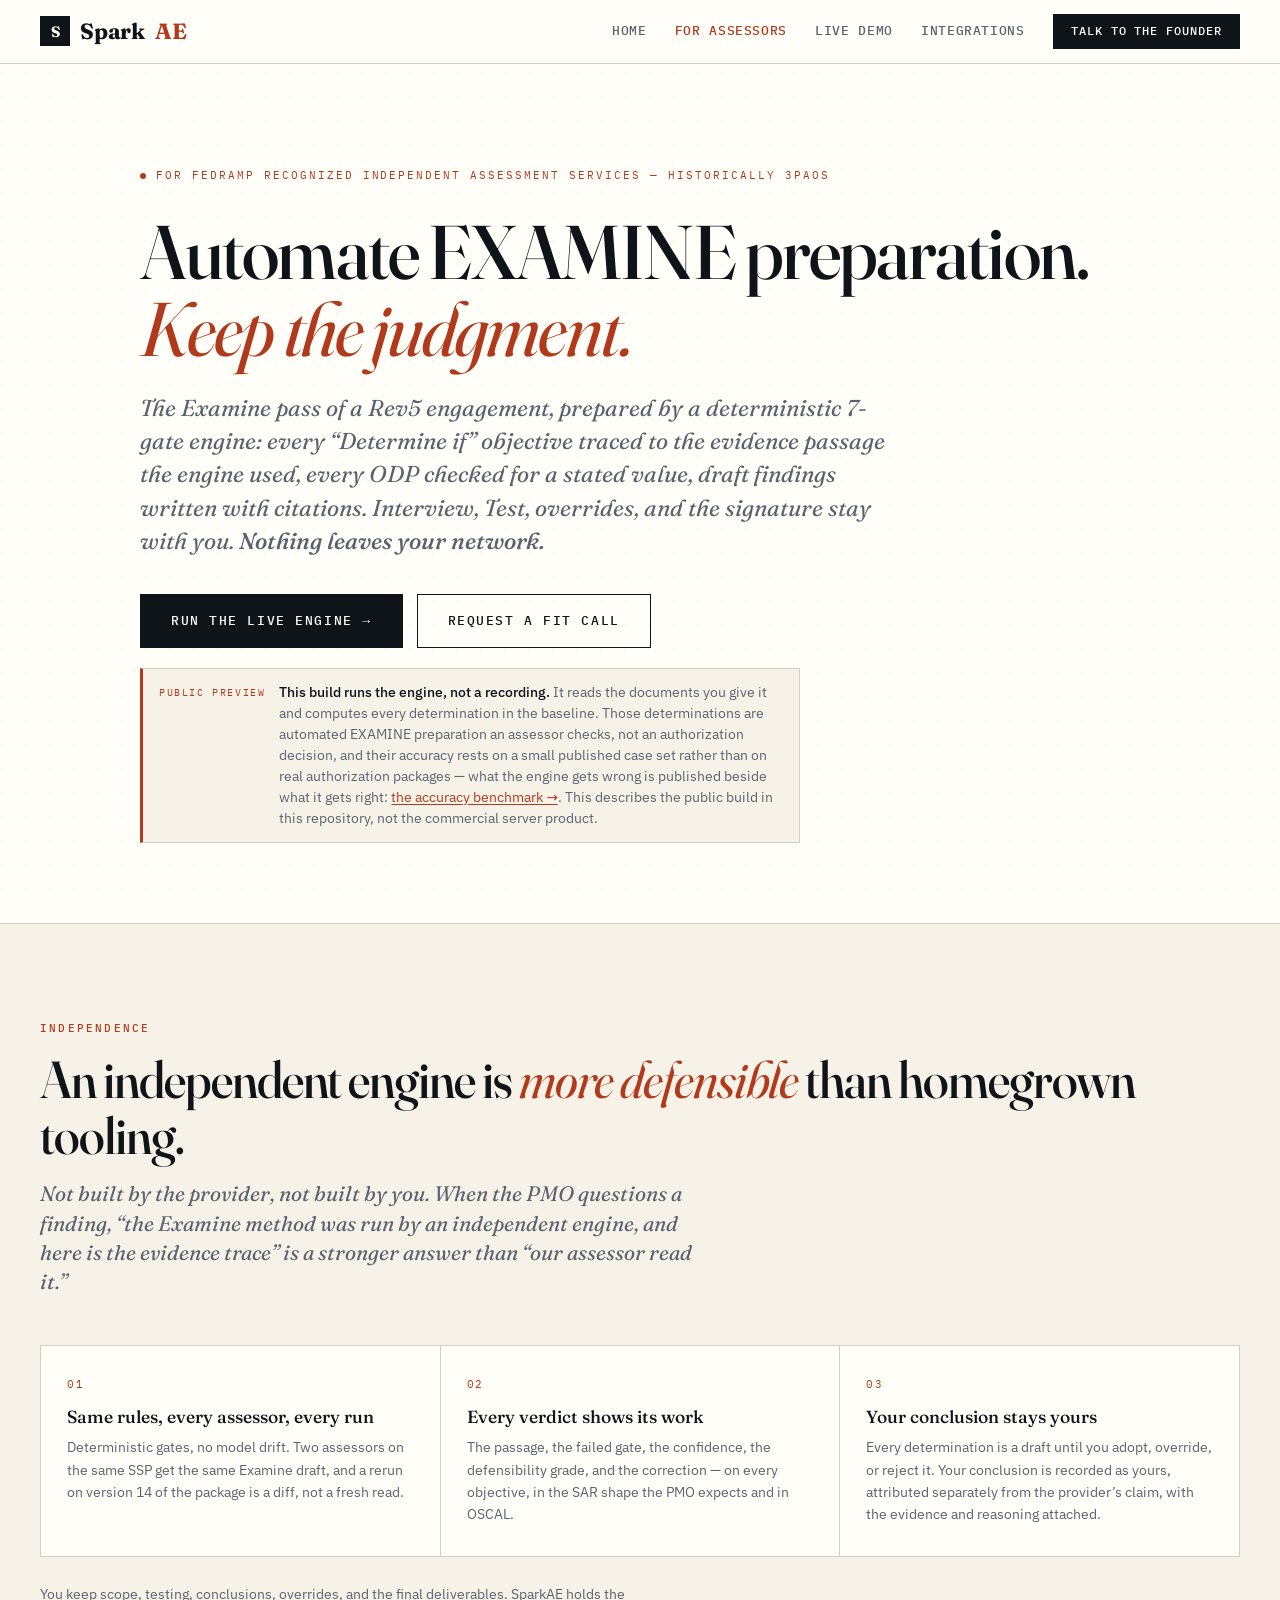
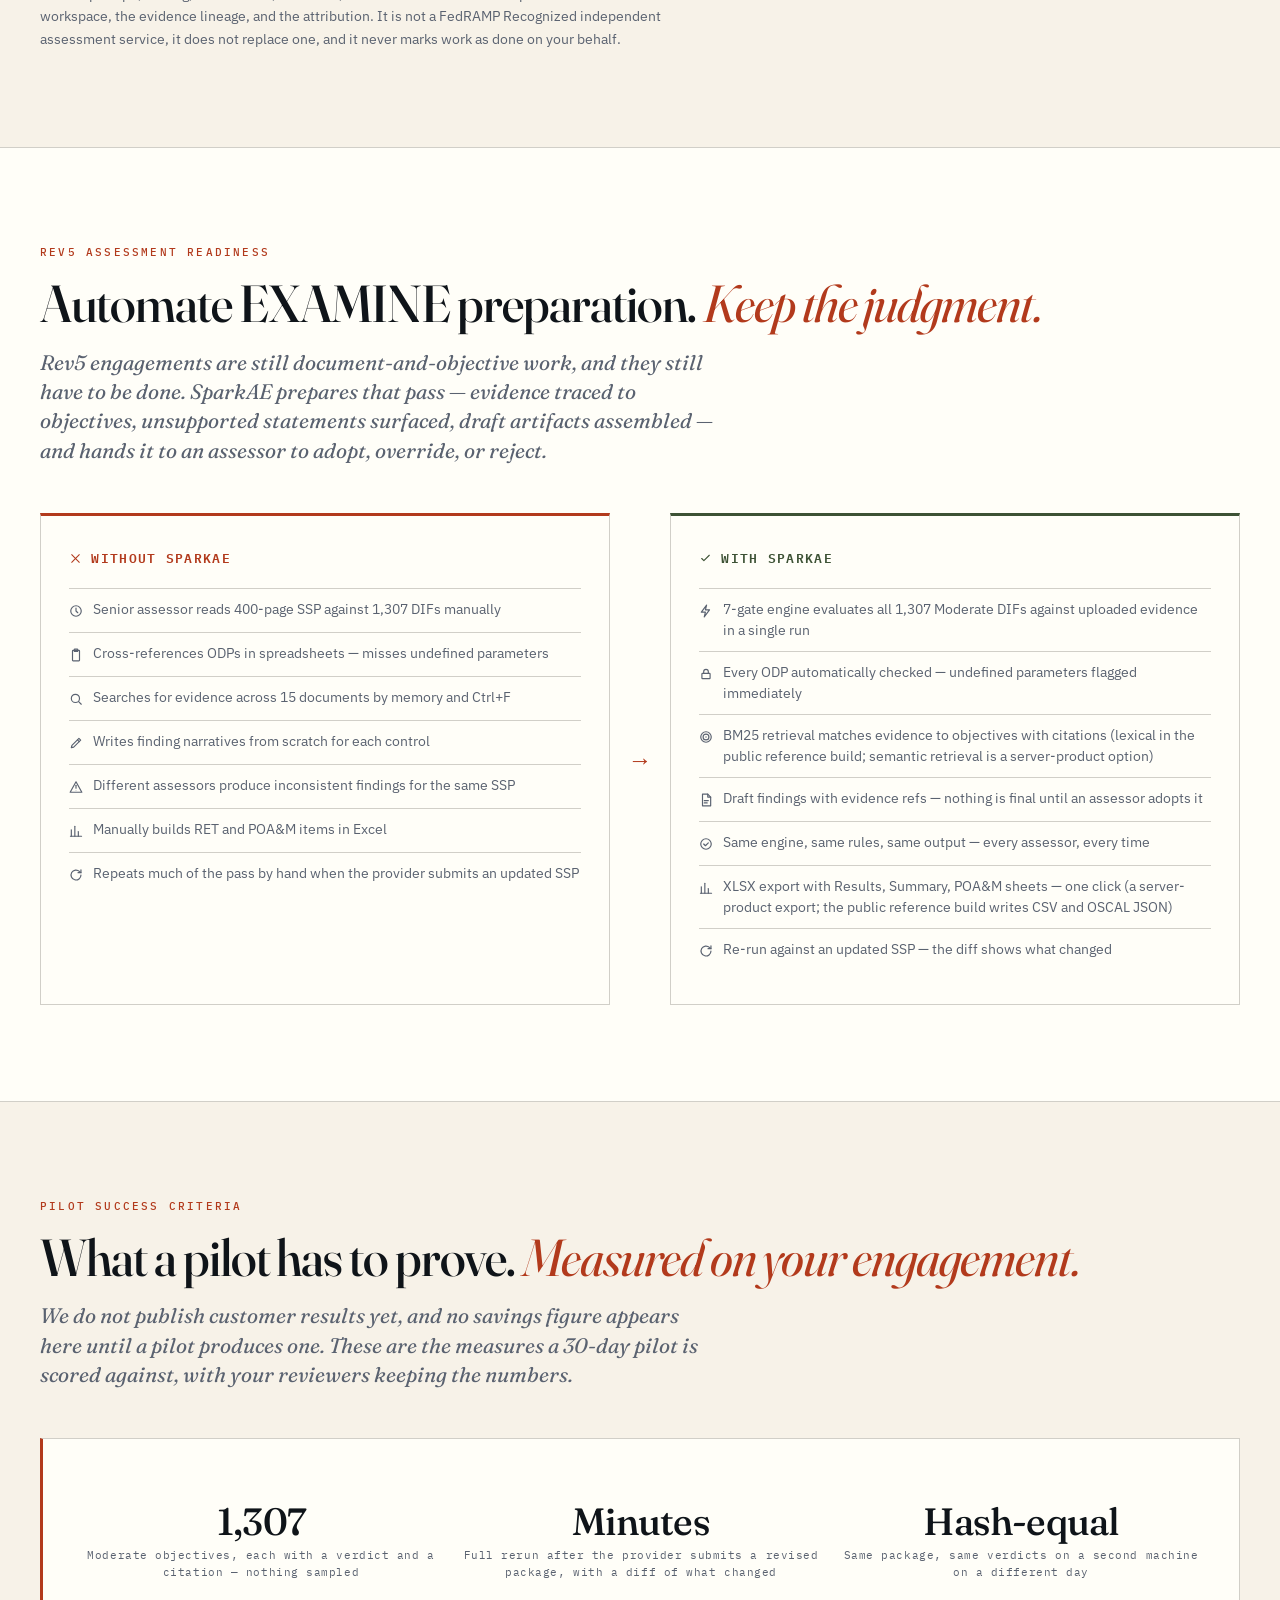
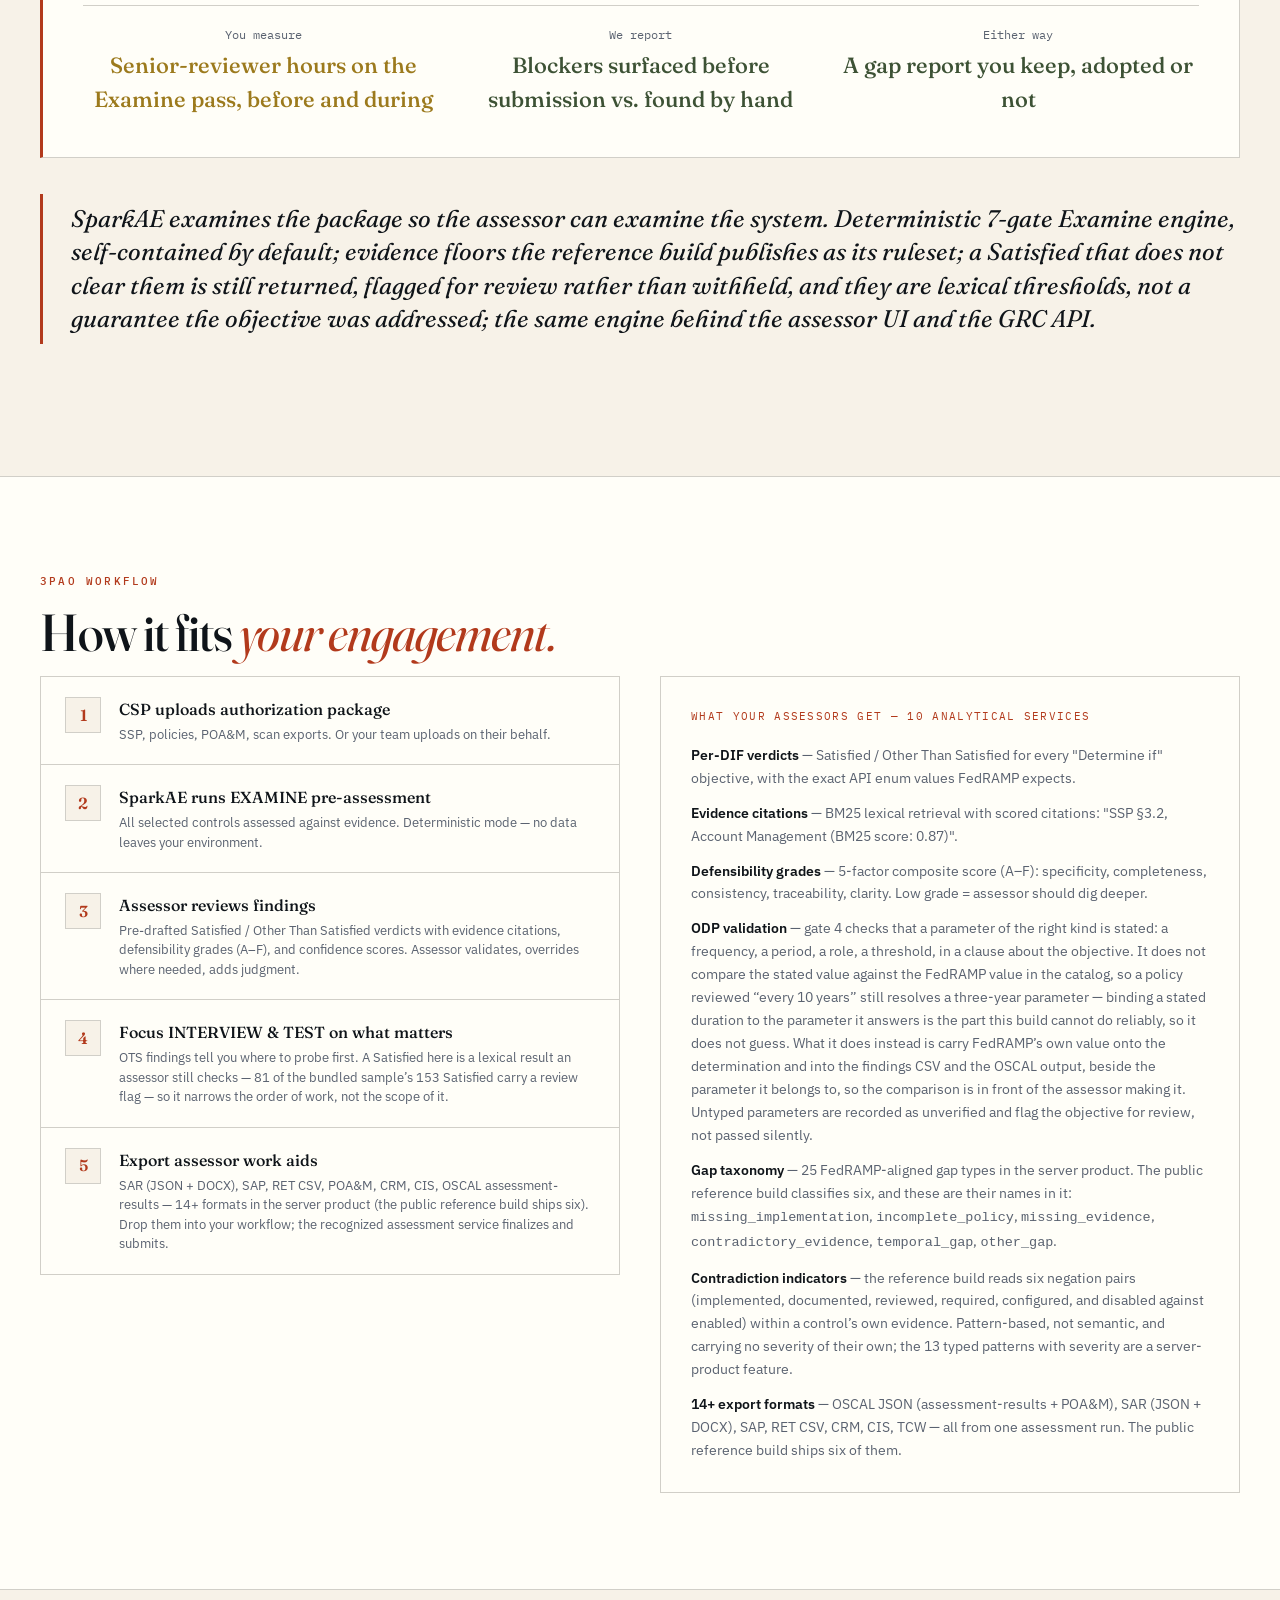
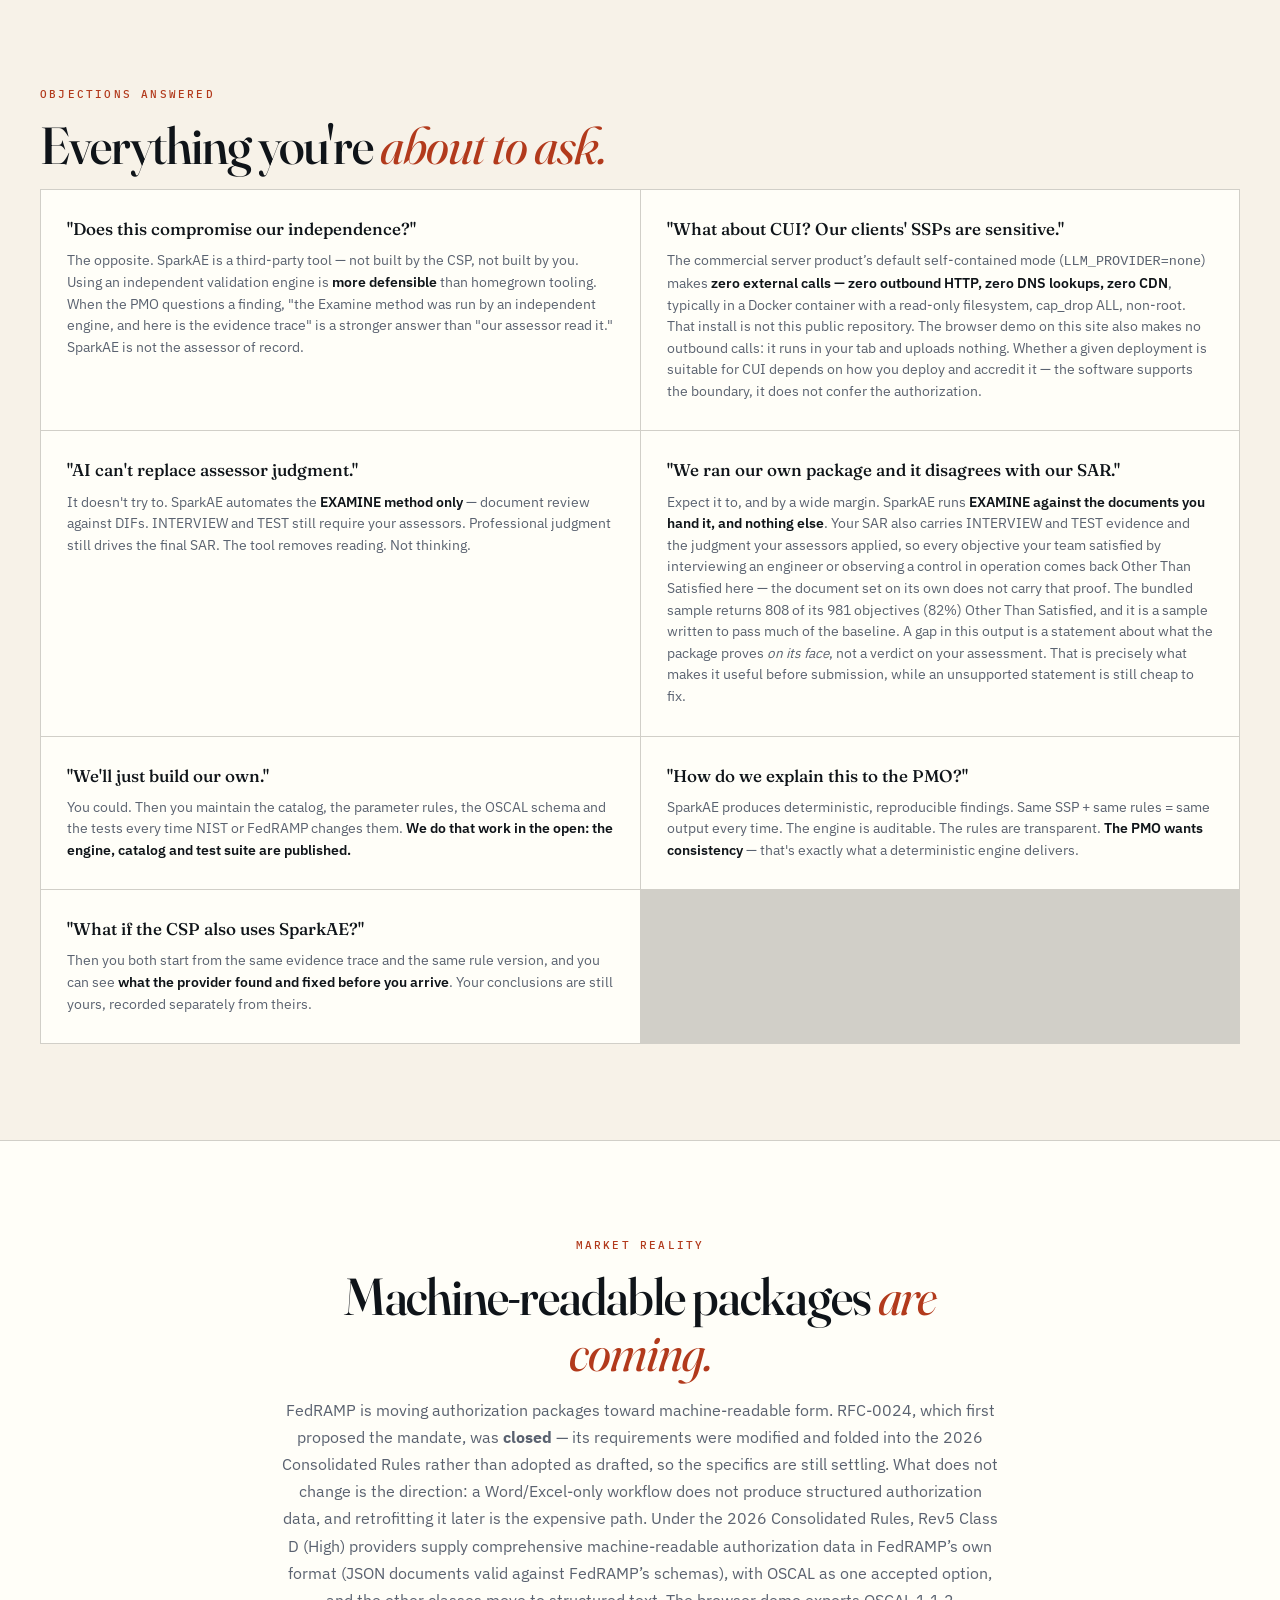
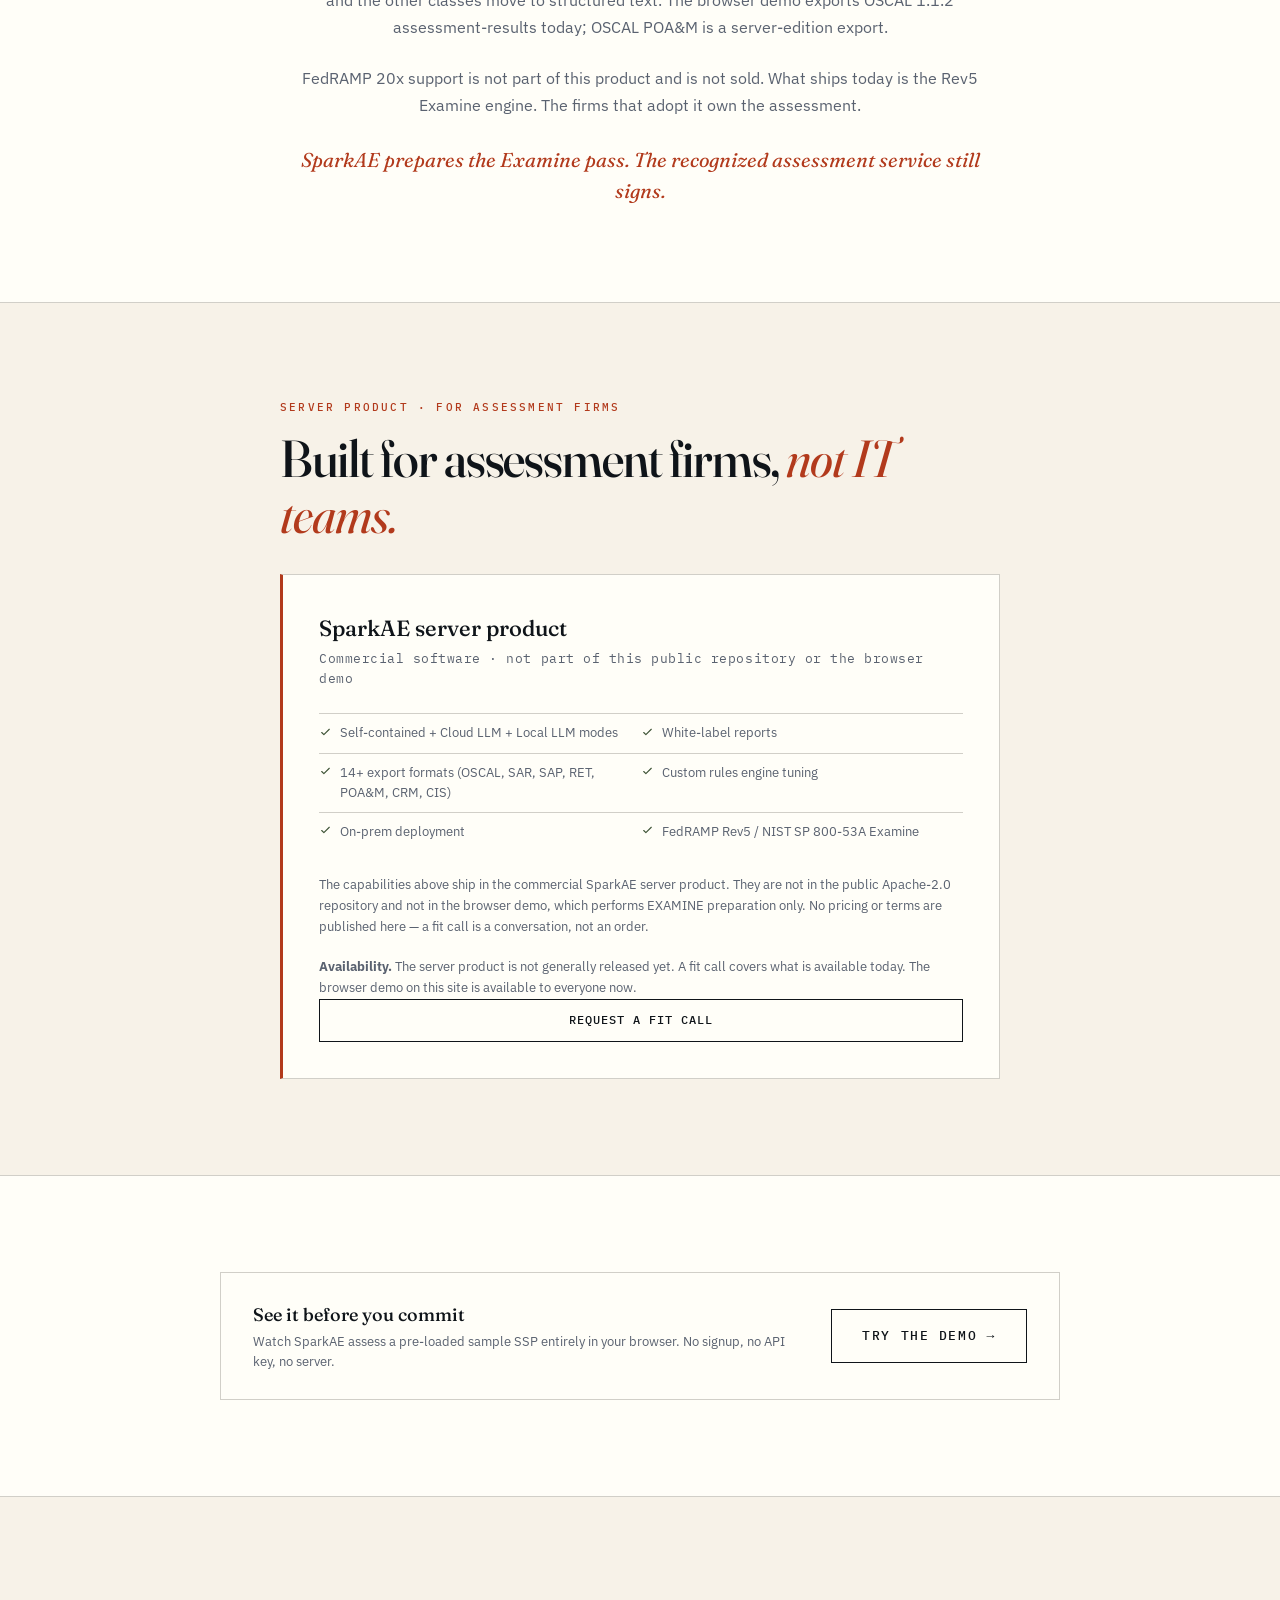
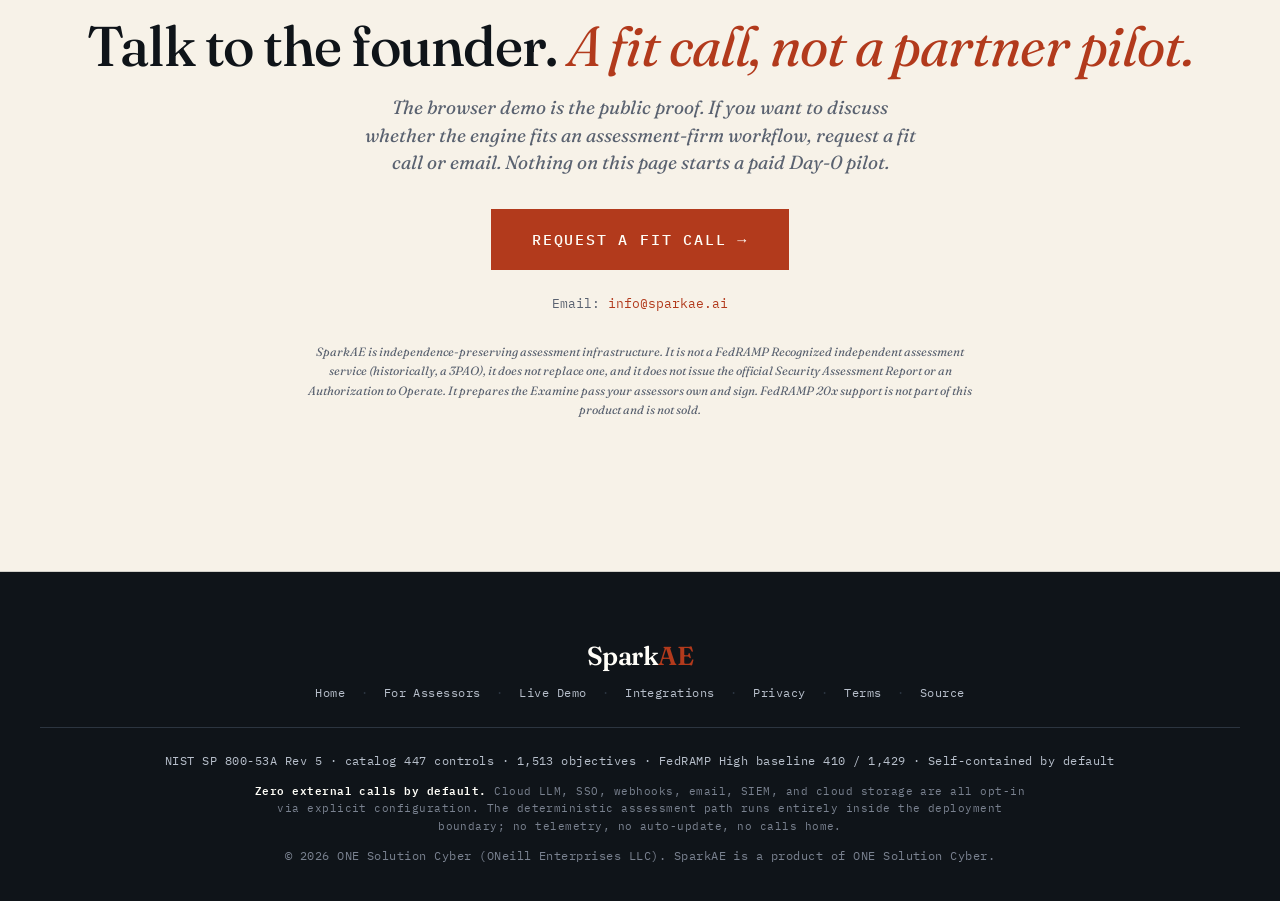
<file: assessors.html>
<!DOCTYPE html>
<html lang="en">
<head>
<meta charset="UTF-8">
<meta name="viewport" content="width=device-width, initial-scale=1.0">
<title>SparkAE for Independent Assessment Services — Rev5 Examine Engine</title>
<meta name="description" content="For FedRAMP Recognized independent assessment services — historically 3PAOs. SparkAE is the Rev5 7-gate Examine engine: default self-contained / zero outbound, published evidence floors, with each Satisfied marked when one was not met, and the same engine as the GRC API. Not the assessor of record.">
<link rel="canonical" href="https://sparkae.ai/assessors.html">
<link rel="icon" href="data:image/svg+xml,%3Csvg xmlns='http://www.w3.org/2000/svg' viewBox='0 0 32 32'%3E%3Crect width='32' height='32' fill='%230F1419'/%3E%3Cpath d='M16 5L25 16L16 27L7 16Z' fill='%23B23A1C'/%3E%3C/svg%3E">
<!-- Open Graph / social cards -->
<meta property="og:type" content="website">
<meta property="og:site_name" content="SparkAE">
<meta property="og:url" content="https://sparkae.ai/assessors.html">
<meta property="og:title" content="SparkAE for Independent Assessment Services — Rev5 Examine Engine">
<meta property="og:description" content="For FedRAMP Recognized independent assessment services — historically 3PAOs. SparkAE is the Rev5 7-gate Examine engine: default self-contained / zero outbound, published evidence floors, with each Satisfied marked when one was not met, and the same engine as the GRC API. Not the assessor of record.">
<!-- The social card is a real 1200x630 image: a link shared to LinkedIn or Slack
     otherwise renders as a bare text row. It is rendered from og-card.src.html
     in the private repository and copied into static/ here; its numbers mirror
     the homepage stat row, so a catalog change has to update both. -->
<meta property="og:image" content="https://sparkae.ai/static/og-card.png">
<meta property="og:image:type" content="image/png">
<meta property="og:image:width" content="1200">
<meta property="og:image:height" content="630">
<meta property="og:image:alt" content="SparkAE: every determination, traced to evidence. 410 controls, 1,429 objectives, FedRAMP High baseline, 7 deterministic gates.">
<meta name="twitter:card" content="summary_large_image">
<meta name="twitter:image" content="https://sparkae.ai/static/og-card.png">
<meta name="twitter:image:alt" content="SparkAE: every determination, traced to evidence. 410 controls, 1,429 objectives, FedRAMP High baseline, 7 deterministic gates.">
<meta name="twitter:title" content="SparkAE for Independent Assessment Services — Rev5 Examine Engine">
<meta name="twitter:description" content="For FedRAMP Recognized independent assessment services — historically 3PAOs. SparkAE is the Rev5 7-gate Examine engine: default self-contained / zero outbound, published evidence floors, with each Satisfied marked when one was not met, and the same engine as the GRC API. Not the assessor of record.">
<link rel="stylesheet" href="ae-editorial.css" integrity="sha384-LpArB623wEGstWRRsUAdaIEdseKGnJc7mC4VMyxXzHHkZIOn3+YEwJUfpv007dcZ" crossorigin="anonymous">
<style>
/* ── Assessor page-specific components (editorial tokens only) ── */
/* auto-fit, not repeat(3,1fr) — three hard columns overflow a phone. */
.exam-grid{display:grid;grid-template-columns:repeat(auto-fit,minmax(270px,1fr));gap:1px;background:var(--rule);border:1px solid var(--rule)}
.exam-card{background:var(--paper);padding:30px 26px;transition:background .25s}
.exam-card:hover{background:var(--paper-warm)}
.exam-card .exam-num{font-family:var(--font-mono);font-size:11px;letter-spacing:0.16em;color:var(--vermillion);margin-bottom:12px}
.exam-card h3{font-family:var(--font-display);font-size:17.5px;font-weight:500;color:var(--ink);margin-bottom:8px;line-height:1.35}
.exam-card p{font-size:13.5px;color:var(--ink-soft);line-height:1.65}
.exam-note{margin-top:26px;font-size:13.5px;line-height:1.7;color:var(--ink-soft);max-width:80ch}

.ba-grid{display:grid;grid-template-columns:1fr auto 1fr;gap:0;align-items:stretch}
.ba-col{background:var(--paper);border:1px solid var(--rule);padding:32px 28px}
.ba-col.before{border-top:3px solid var(--vermillion)}
.ba-col.after{border-top:3px solid var(--moss)}
.ba-col h3{font-family:var(--font-mono);font-size:13px;font-weight:600;letter-spacing:0.1em;text-transform:uppercase;margin-bottom:20px}
.ba-col.before h3{color:var(--vermillion)}
.ba-col.after h3{color:var(--moss)}
.ba-col ul{list-style:none}
.ba-col ul li{font-size:14px;color:var(--ink-soft);padding:10px 0;border-top:1px solid var(--rule);display:flex;align-items:flex-start;gap:10px;line-height:1.5}
.ba-col ul li .icon{flex-shrink:0;font-size:14px;margin-top:2px}
.ba-arrow{display:flex;align-items:center;justify-content:center;width:60px;font-family:var(--font-mono);font-size:24px;color:var(--vermillion)}

.roi-box{background:var(--paper);border:1px solid var(--rule);border-left:3px solid var(--vermillion);padding:40px}
.roi-grid{display:grid;grid-template-columns:repeat(3,1fr);gap:24px;margin-top:24px}
.roi-item{text-align:center}
.roi-item .num{font-family:var(--font-display);font-size:38px;font-weight:500;color:var(--ink);letter-spacing:-0.02em;line-height:1}
.roi-item .num span{color:var(--vermillion)}
.roi-item .label{font-family:var(--font-mono);font-size:11px;color:var(--ink-soft);margin-top:6px;letter-spacing:0.05em}
.roi-sub-grid{margin-top:24px;padding-top:20px;border-top:1px solid var(--rule);display:grid;grid-template-columns:repeat(3,1fr);gap:16px}
.roi-sub-grid > div{text-align:center}
.roi-sub-grid .k{font-family:var(--font-mono);font-size:12px;color:var(--ink-soft)}
.roi-sub-grid .v{font-family:var(--font-display);font-size:22px;font-weight:500;margin-top:4px}
.roi-sub-grid .v.amber{color:var(--gold)}
.roi-sub-grid .v.moss{color:var(--moss)}
.roi-note{font-family:var(--font-mono);font-size:11px;color:var(--ink-soft);letter-spacing:0.04em;margin-bottom:18px}

.trust-grid{display:grid;grid-template-columns:1fr 1fr;gap:1px;background:var(--rule);border:1px solid var(--rule)}
.trust-card{background:var(--paper);padding:28px 26px;transition:background .25s}
.trust-card:hover{background:var(--paper-warm)}
.trust-card h3{font-family:var(--font-display);font-size:17px;font-weight:500;color:var(--ink);margin-bottom:10px;line-height:1.3}
.trust-card p{font-size:13.5px;color:var(--ink-soft);line-height:1.6}
.trust-card p strong{color:var(--ink);font-weight:600}

.workflow{display:grid;grid-template-columns:1fr 1fr;gap:40px;align-items:start}
.wf-steps{display:flex;flex-direction:column;border:1px solid var(--rule)}
.wf-step{display:flex;gap:18px;padding:20px 24px;background:var(--paper);border-bottom:1px solid var(--rule);transition:background .2s}
.wf-step:last-child{border-bottom:none}
.wf-step:hover{background:var(--paper-warm)}
.wf-num{width:36px;height:36px;flex-shrink:0;background:var(--paper-warm);border:1px solid var(--rule);display:flex;align-items:center;justify-content:center;font-family:var(--font-display);font-size:16px;font-weight:600;color:var(--vermillion)}
.wf-step h4{font-family:var(--font-display);font-size:16px;font-weight:500;color:var(--ink);margin-bottom:3px}
.wf-step p{font-size:13px;color:var(--ink-soft);line-height:1.5}
.wf-panel{background:var(--paper);border:1px solid var(--rule);padding:30px;font-size:13.5px;color:var(--ink-soft);line-height:1.7}
.wf-panel .panel-label{font-family:var(--font-mono);font-size:11px;color:var(--vermillion);letter-spacing:0.12em;text-transform:uppercase;margin-bottom:18px}
.wf-panel > div{margin-bottom:12px}
.wf-panel > div:last-child{margin-bottom:0}
.wf-panel strong{color:var(--ink);font-weight:600}

.partner-box{background:var(--paper);border:1px solid var(--rule);border-left:3px solid var(--vermillion);padding:36px;margin-top:32px}
.partner-box .pb-title{font-family:var(--font-display);font-size:22px;font-weight:500;color:var(--ink);margin-bottom:4px}
.partner-box .pb-price{font-family:var(--font-mono);font-size:13px;color:var(--ink-soft);margin-bottom:24px;letter-spacing:0.04em}
.partner-feats{display:grid;grid-template-columns:1fr 1fr;gap:0;margin-bottom:24px}
.partner-feats > div{font-size:13px;color:var(--ink-soft);padding:9px 0;border-top:1px solid var(--rule);display:flex;align-items:flex-start;gap:8px}
.partner-feats .ck{color:var(--moss);flex-shrink:0}
.partner-note{font-size:13px;color:var(--ink-soft);line-height:1.6;margin-bottom:20px}

.minicta{display:flex;gap:24px;align-items:center;max-width:840px;margin:0 auto;background:var(--paper);border:1px solid var(--rule);padding:28px 32px}
.minicta .mc-title{font-family:var(--font-display);font-size:18px;font-weight:500;color:var(--ink);margin-bottom:4px}
.minicta .mc-body{font-size:13px;color:var(--ink-soft);line-height:1.5}

@media (max-width:900px){
  .pain-grid,.trust-grid,.workflow,.ba-grid,.partner-feats{grid-template-columns:1fr}
  .roi-grid,.roi-sub-grid{grid-template-columns:1fr}
  .ba-arrow{width:auto;padding:12px}
  .minicta{flex-direction:column;align-items:flex-start;gap:16px}
}
</style>
<style>svg.ico{width:1em;height:1em;display:inline-block;vertical-align:-0.125em;fill:none;stroke:currentColor;stroke-width:2;stroke-linecap:round;stroke-linejoin:round}svg.ico-dot{stroke:none}</style>
</head>
<body>


<svg width="0" height="0" style="position:absolute" aria-hidden="true" focusable="false"><defs><symbol id="i-chart" viewBox="0 0 24 24"><line x1="4" y1="21" x2="4" y2="10"/><line x1="10" y1="21" x2="10" y2="4"/><line x1="16" y1="21" x2="16" y2="13"/><line x1="2.5" y1="21" x2="21.5" y2="21"/></symbol><symbol id="i-bolt" viewBox="0 0 24 24"><path d="M13 2L4 14h7l-2 8 9-12h-7l2-8z"/></symbol><symbol id="i-doc" viewBox="0 0 24 24"><path d="M6 2h9l5 5v15H6z"/><path d="M15 2v5h5"/><line x1="9" y1="13" x2="16" y2="13"/><line x1="9" y1="17" x2="14" y2="17"/></symbol><symbol id="i-cloud" viewBox="0 0 24 24"><path d="M7 18a4 4 0 110-8 5 5 0 019.6-1.5A4 4 0 1118 18H7z"/></symbol><symbol id="i-bank" viewBox="0 0 24 24"><path d="M3 9l9-5 9 5"/><line x1="5" y1="10" x2="5" y2="18"/><line x1="10" y1="10" x2="10" y2="18"/><line x1="14" y1="10" x2="14" y2="18"/><line x1="19" y1="10" x2="19" y2="18"/><line x1="2.5" y1="21" x2="21.5" y2="21"/></symbol><symbol id="i-search" viewBox="0 0 24 24"><circle cx="11" cy="11" r="7"/><line x1="21" y1="21" x2="16.5" y2="16.5"/></symbol><symbol id="i-plug" viewBox="0 0 24 24"><line x1="9" y1="2" x2="9" y2="8"/><line x1="15" y1="2" x2="15" y2="8"/><path d="M7 8h10v3a5 5 0 01-10 0z"/><line x1="12" y1="16" x2="12" y2="22"/></symbol><symbol id="i-warn" viewBox="0 0 24 24"><path d="M12 3l10 18H2z"/><line x1="12" y1="9" x2="12" y2="14"/><circle cx="12" cy="17.5" r="0.6" fill="currentColor" stroke="none"/></symbol><symbol id="i-clipboard" viewBox="0 0 24 24"><rect x="6" y="4" width="12" height="18" rx="1"/><rect x="9" y="2" width="6" height="4" rx="1"/></symbol><symbol id="i-refresh" viewBox="0 0 24 24"><path d="M20.5 12a8.5 8.5 0 11-2.6-6.1L20.5 8"/><path d="M20.5 3v5h-5"/></symbol><symbol id="i-x" viewBox="0 0 24 24"><line x1="5" y1="5" x2="19" y2="19"/><line x1="19" y1="5" x2="5" y2="19"/></symbol><symbol id="i-clock" viewBox="0 0 24 24"><circle cx="12" cy="12" r="9"/><path d="M12 7v5l3 3"/></symbol><symbol id="i-pen" viewBox="0 0 24 24"><path d="M4 20l4-1L20 7l-3-3L5 16z"/><line x1="14.5" y1="6.5" x2="17.5" y2="9.5"/></symbol><symbol id="i-lock" viewBox="0 0 24 24"><rect x="5" y="11" width="14" height="9" rx="1"/><path d="M8 11V8a4 4 0 018 0v3"/></symbol><symbol id="i-target" viewBox="0 0 24 24"><circle cx="12" cy="12" r="9"/><circle cx="12" cy="12" r="5"/><circle cx="12" cy="12" r="1.2" fill="currentColor" stroke="none"/></symbol><symbol id="i-check" viewBox="0 0 24 24"><path d="M5 12l4 4L19 6"/></symbol><symbol id="i-check-circle" viewBox="0 0 24 24"><circle cx="12" cy="12" r="9"/><path d="M8 12l3 3 5-5"/></symbol><symbol id="i-file" viewBox="0 0 24 24"><path d="M7 2h8l4 4v16H7z"/><path d="M15 2v4h4"/></symbol></defs></svg>
<!-- ══ MASTHEAD ══ -->
<nav>
  <a href="index.html" style="text-decoration:none"><div class="logo"><div class="mark">S</div> Spark<span>AE</span></div></a>
  <div class="links">
    <a href="index.html">Home</a>
    <a href="assessors.html" class="active">For Assessors</a>
    <a href="demo-standalone.html">Live Demo</a>
    <a href="integrations.html">Integrations</a>
  </div>
  <a href="index.html#cta" class="nav-cta">Talk to the founder</a>
</nav>

<!-- ══ HERO ══ -->
<section class="hero">
  <div class="container">
    <div class="hero-badge fade-up"><span class="dot"></span> For FedRAMP Recognized Independent Assessment Services &mdash; historically 3PAOs</div>
    <h1 class="fade-up fade-up-1">Automate EXAMINE preparation. <em>Keep the judgment.</em></h1>
    <p class="sub fade-up fade-up-2">The Examine pass of a Rev5 engagement, prepared by a deterministic 7-gate engine: every &ldquo;Determine if&rdquo; objective traced to the evidence passage the engine used, every ODP checked for a stated value, draft findings written with citations. Interview, Test, overrides, and the signature stay with you. <strong>Nothing leaves your network.</strong></p>
    <div class="ctas fade-up fade-up-3">
      <a class="btn btn-primary" href="demo-standalone.html">Run the live engine →</a>
      <a class="btn btn-ghost" href="#cta">Request a fit call</a>
    </div>
    <p class="preview-note fade-up fade-up-3">
      <span class="tag">Public preview</span>
      <span><strong>This build runs the engine, not a recording.</strong> It reads the documents you give it and computes every determination in the baseline. Those determinations are automated EXAMINE preparation an assessor checks, not an authorization decision, and their accuracy rests on a small published case set rather than on real authorization packages — what the engine gets wrong is published beside what it gets right: <a href="https://github.com/Sprk-0/sparkae-engine/tree/main/tests/benchmark" rel="noopener">the accuracy benchmark →</a>. This describes the public build in this repository, not the commercial server product.</span>
    </p>
  </div>
</section>

<!-- ══ INDEPENDENCE ══ -->
<section id="examine" class="warm">
  <div class="container">
    <div class="section-label">Independence</div>
    <div class="section-title">An independent engine is <em>more defensible</em> than homegrown tooling.</div>
    <div class="section-sub">Not built by the provider, not built by you. When the PMO questions a finding, &ldquo;the Examine method was run by an independent engine, and here is the evidence trace&rdquo; is a stronger answer than &ldquo;our assessor read it.&rdquo;</div>

    <div class="exam-grid">
      <div class="exam-card fade-up">
        <div class="exam-num">01</div>
        <h3>Same rules, every assessor, every run</h3>
        <p>Deterministic gates, no model drift. Two assessors on the same SSP get the same Examine draft, and a rerun on version 14 of the package is a diff, not a fresh read.</p>
      </div>
      <div class="exam-card fade-up fade-up-1">
        <div class="exam-num">02</div>
        <h3>Every verdict shows its work</h3>
        <p>The passage, the failed gate, the confidence, the defensibility grade, and the correction &mdash; on every objective, in the SAR shape the PMO expects and in OSCAL.</p>
      </div>
      <div class="exam-card fade-up fade-up-2">
        <div class="exam-num">03</div>
        <h3>Your conclusion stays yours</h3>
        <p>Every determination is a draft until you adopt, override, or reject it. Your conclusion is recorded as yours, attributed separately from the provider&rsquo;s claim, with the evidence and reasoning attached.</p>
      </div>
    </div>

    <p class="exam-note">You keep scope, testing, conclusions, overrides, and the final deliverables. SparkAE holds the workspace, the evidence lineage, and the attribution. It is not a FedRAMP Recognized independent assessment service, it does not replace one, and it never marks work as done on your behalf.</p>
  </div>
</section>

<!-- ══ BEFORE/AFTER ══ -->
<section id="solution">
  <div class="container">
    <div class="section-label">Rev5 Assessment Readiness</div>
    <div class="section-title">Automate EXAMINE preparation. <em>Keep the judgment.</em></div>
    <div class="section-sub">Rev5 engagements are still document-and-objective work, and they still have to be done. SparkAE prepares that pass — evidence traced to objectives, unsupported statements surfaced, draft artifacts assembled — and hands it to an assessor to adopt, override, or reject.</div>

    <div class="ba-grid">
      <div class="ba-col before">
        <h3><svg class="ico" aria-hidden="true" viewBox="0 0 24 24"><use href="#i-x"/></svg> Without SparkAE</h3>
        <ul>
          <li><span class="icon"><svg class="ico" aria-hidden="true" viewBox="0 0 24 24"><use href="#i-clock"/></svg></span>Senior assessor reads 400-page SSP against 1,307 DIFs manually</li>
          <li><span class="icon"><svg class="ico" aria-hidden="true" viewBox="0 0 24 24"><use href="#i-clipboard"/></svg></span>Cross-references ODPs in spreadsheets — misses undefined parameters</li>
          <li><span class="icon"><svg class="ico" aria-hidden="true" viewBox="0 0 24 24"><use href="#i-search"/></svg></span>Searches for evidence across 15 documents by memory and Ctrl+F</li>
          <li><span class="icon"><svg class="ico" aria-hidden="true" viewBox="0 0 24 24"><use href="#i-pen"/></svg></span>Writes finding narratives from scratch for each control</li>
          <li><span class="icon"><svg class="ico" aria-hidden="true" viewBox="0 0 24 24"><use href="#i-warn"/></svg></span>Different assessors produce inconsistent findings for the same SSP</li>
          <li><span class="icon"><svg class="ico" aria-hidden="true" viewBox="0 0 24 24"><use href="#i-chart"/></svg></span>Manually builds RET and POA&amp;M items in Excel</li>
          <li><span class="icon"><svg class="ico" aria-hidden="true" viewBox="0 0 24 24"><use href="#i-refresh"/></svg></span>Repeats much of the pass by hand when the provider submits an updated SSP</li>
        </ul>
      </div>
      <div class="ba-arrow">→</div>
      <div class="ba-col after">
        <h3><svg class="ico" aria-hidden="true" viewBox="0 0 24 24"><use href="#i-check"/></svg> With SparkAE</h3>
        <ul>
          <li><span class="icon"><svg class="ico" aria-hidden="true" viewBox="0 0 24 24"><use href="#i-bolt"/></svg></span>7-gate engine evaluates all 1,307 Moderate DIFs against uploaded evidence in a single run</li>
          <li><span class="icon"><svg class="ico" aria-hidden="true" viewBox="0 0 24 24"><use href="#i-lock"/></svg></span>Every ODP automatically checked — undefined parameters flagged immediately</li>
          <li><span class="icon"><svg class="ico" aria-hidden="true" viewBox="0 0 24 24"><use href="#i-target"/></svg></span>BM25 retrieval matches evidence to objectives with citations (lexical in the public reference build; semantic retrieval is a server-product option)</li>
          <li><span class="icon"><svg class="ico" aria-hidden="true" viewBox="0 0 24 24"><use href="#i-doc"/></svg></span>Draft findings with evidence refs — nothing is final until an assessor adopts it</li>
          <li><span class="icon"><svg class="ico" aria-hidden="true" viewBox="0 0 24 24"><use href="#i-check-circle"/></svg></span>Same engine, same rules, same output — every assessor, every time</li>
          <li><span class="icon"><svg class="ico" aria-hidden="true" viewBox="0 0 24 24"><use href="#i-chart"/></svg></span>XLSX export with Results, Summary, POA&amp;M sheets — one click (a server-product export; the public reference build writes CSV and OSCAL JSON)</li>
          <li><span class="icon"><svg class="ico" aria-hidden="true" viewBox="0 0 24 24"><use href="#i-refresh"/></svg></span>Re-run against an updated SSP — the diff shows what changed</li>
        </ul>
      </div>
    </div>
  </div>
</section>

<!-- ══ PILOT SUCCESS CRITERIA ══ -->
<section id="roi" class="warm">
  <div class="container">
    <div class="section-label">Pilot success criteria</div>
    <div class="section-title">What a pilot has to prove. <em>Measured on your engagement.</em></div>
    <div class="section-sub">We do not publish customer results yet, and no savings figure appears here until a pilot produces one. These are the measures a 30-day pilot is scored against, with your reviewers keeping the numbers.</div>

    <div class="roi-box">
      <div class="roi-grid">
        <div class="roi-item">
          <div class="num">1,307</div>
          <div class="label">Moderate objectives, each with a verdict and a citation &mdash; nothing sampled</div>
        </div>
        <div class="roi-item">
          <div class="num">Minutes</div>
          <div class="label">Full rerun after the provider submits a revised package, with a diff of what changed</div>
        </div>
        <div class="roi-item">
          <div class="num">Hash-equal</div>
          <div class="label">Same package, same verdicts on a second machine on a different day</div>
        </div>
      </div>
      <div class="roi-sub-grid">
        <div>
          <div class="k">You measure</div>
          <div class="v amber">Senior-reviewer hours on the Examine pass, before and during</div>
        </div>
        <div>
          <div class="k">We report</div>
          <div class="v moss">Blockers surfaced before submission vs. found by hand</div>
        </div>
        <div>
          <div class="k">Either way</div>
          <div class="v moss">A gap report you keep, adopted or not</div>
        </div>
      </div>
    </div>

    <div class="pullquote">
      SparkAE examines the package so the assessor can examine the system. Deterministic 7-gate Examine engine, self-contained by default; evidence floors the reference build publishes as its ruleset; a Satisfied that does not clear them is still returned, flagged for review rather than withheld, and they are lexical thresholds, not a guarantee the objective was addressed; the same engine behind the assessor UI and the GRC API.
    </div>
  </div>
</section>

<!-- ══ 3PAO WORKFLOW ══ -->
<section>
  <div class="container">
    <div class="section-label">3PAO Workflow</div>
    <div class="section-title">How it fits <em>your engagement.</em></div>

    <div class="workflow">
      <div class="wf-steps">
        <div class="wf-step fade-up">
          <div class="wf-num">1</div>
          <div><h4>CSP uploads authorization package</h4><p>SSP, policies, POA&amp;M, scan exports. Or your team uploads on their behalf.</p></div>
        </div>
        <div class="wf-step fade-up fade-up-1">
          <div class="wf-num">2</div>
          <div><h4>SparkAE runs EXAMINE pre-assessment</h4><p>All selected controls assessed against evidence. Deterministic mode — no data leaves your environment.</p></div>
        </div>
        <div class="wf-step fade-up fade-up-2">
          <div class="wf-num">3</div>
          <div><h4>Assessor reviews findings</h4><p>Pre-drafted Satisfied / Other Than Satisfied verdicts with evidence citations, defensibility grades (A–F), and confidence scores. Assessor validates, overrides where needed, adds judgment.</p></div>
        </div>
        <div class="wf-step fade-up fade-up-3">
          <div class="wf-num">4</div>
          <div><h4>Focus INTERVIEW &amp; TEST on what matters</h4><p>OTS findings tell you where to probe first. A Satisfied here is a lexical result an assessor still checks — 81 of the bundled sample&rsquo;s 153 Satisfied carry a review flag — so it narrows the order of work, not the scope of it.</p></div>
        </div>
        <div class="wf-step fade-up fade-up-4">
          <div class="wf-num">5</div>
          <div><h4>Export assessor work aids</h4><p>SAR (JSON + DOCX), SAP, RET CSV, POA&amp;M, CRM, CIS, OSCAL assessment-results — 14+ formats in the server product (the public reference build ships six). Drop them into your workflow; the recognized assessment service finalizes and submits.</p></div>
        </div>
      </div>
      <div class="wf-panel">
        <div class="panel-label">What your assessors get — 10 analytical services</div>
        <div><strong>Per-DIF verdicts</strong> — Satisfied / Other Than Satisfied for every "Determine if" objective, with the exact API enum values FedRAMP expects.</div>
        <div><strong>Evidence citations</strong> — BM25 lexical retrieval with scored citations: "SSP §3.2, Account Management (BM25 score: 0.87)".</div>
        <div><strong>Defensibility grades</strong> — 5-factor composite score (A–F): specificity, completeness, consistency, traceability, clarity. Low grade = assessor should dig deeper.</div>
        <div><strong>ODP validation</strong> — gate 4 checks that a parameter of the right kind is stated: a frequency, a period, a role, a threshold, in a clause about the objective. It does not compare the stated value against the FedRAMP value in the catalog, so a policy reviewed &ldquo;every 10 years&rdquo; still resolves a three-year parameter &mdash; binding a stated duration to the parameter it answers is the part this build cannot do reliably, so it does not guess. What it does instead is carry FedRAMP&rsquo;s own value onto the determination and into the findings CSV and the OSCAL output, beside the parameter it belongs to, so the comparison is in front of the assessor making it. Untyped parameters are recorded as unverified and flag the objective for review, not passed silently.</div>
        <div><strong>Gap taxonomy</strong> — 25 FedRAMP-aligned gap types in the server product. The public reference build classifies six, and these are their names in it: <code>missing_implementation</code>, <code>incomplete_policy</code>, <code>missing_evidence</code>, <code>contradictory_evidence</code>, <code>temporal_gap</code>, <code>other_gap</code>.</div>
        <div><strong>Contradiction indicators</strong> — the reference build reads six negation pairs (implemented, documented, reviewed, required, configured, and disabled against enabled) within a control&rsquo;s own evidence. Pattern-based, not semantic, and carrying no severity of their own; the 13 typed patterns with severity are a server-product feature.</div>
        <div><strong>14+ export formats</strong> — OSCAL JSON (assessment-results + POA&amp;M), SAR (JSON + DOCX), SAP, RET CSV, CRM, CIS, TCW — all from one assessment run. The public reference build ships six of them.</div>
      </div>
    </div>
  </div>
</section>

<!-- ══ TRUST / OBJECTIONS ══ -->
<section id="trust" class="warm">
  <div class="container">
    <div class="section-label">Objections Answered</div>
    <div class="section-title">Everything you're <em>about to ask.</em></div>

    <div class="trust-grid">
      <div class="trust-card">
        <h3>"Does this compromise our independence?"</h3>
        <p>The opposite. SparkAE is a third-party tool — not built by the CSP, not built by you. Using an independent validation engine is <strong>more defensible</strong> than homegrown tooling. When the PMO questions a finding, "the Examine method was run by an independent engine, and here is the evidence trace" is a stronger answer than "our assessor read it." SparkAE is not the assessor of record.</p>
      </div>
      <div class="trust-card">
        <h3>"What about CUI? Our clients' SSPs are sensitive."</h3>
        <p>The commercial server product’s default self-contained mode (<code>LLM_PROVIDER=none</code>) makes <strong>zero external calls — zero outbound HTTP, zero DNS lookups, zero CDN</strong>, typically in a Docker container with a read-only filesystem, cap_drop ALL, non-root. That install is not this public repository. The browser demo on this site also makes no outbound calls: it runs in your tab and uploads nothing. Whether a given deployment is suitable for CUI depends on how you deploy and accredit it — the software supports the boundary, it does not confer the authorization.</p>
      </div>
      <div class="trust-card">
        <h3>"AI can't replace assessor judgment."</h3>
        <p>It doesn't try to. SparkAE automates the <strong>EXAMINE method only</strong> — document review against DIFs. INTERVIEW and TEST still require your assessors. Professional judgment still drives the final SAR. The tool removes reading. Not thinking.</p>
      </div>
      <div class="trust-card">
        <h3>"We ran our own package and it disagrees with our SAR."</h3>
        <p>Expect it to, and by a wide margin. SparkAE runs <strong>EXAMINE against the documents you hand it, and nothing else</strong>. Your SAR also carries INTERVIEW and TEST evidence and the judgment your assessors applied, so every objective your team satisfied by interviewing an engineer or observing a control in operation comes back Other Than Satisfied here &mdash; the document set on its own does not carry that proof. The bundled sample returns 808 of its 981 objectives (82%) Other Than Satisfied, and it is a sample written to pass much of the baseline. A gap in this output is a statement about what the package proves <em>on its face</em>, not a verdict on your assessment. That is precisely what makes it useful before submission, while an unsupported statement is still cheap to fix.</p>
      </div>
      <div class="trust-card">
        <h3>"We'll just build our own."</h3>
        <p>You could. Then you maintain the catalog, the parameter rules, the OSCAL schema and the tests every time NIST or FedRAMP changes them. <strong>We do that work in the open: the engine, catalog and test suite are published.</strong></p>
      </div>
      <div class="trust-card">
        <h3>"How do we explain this to the PMO?"</h3>
        <p>SparkAE produces deterministic, reproducible findings. Same SSP + same rules = same output every time. The engine is auditable. The rules are transparent. <strong>The PMO wants consistency</strong> — that's exactly what a deterministic engine delivers.</p>
      </div>
      <div class="trust-card">
        <h3>"What if the CSP also uses SparkAE?"</h3>
        <p>Then you both start from the same evidence trace and the same rule version, and you can see <strong>what the provider found and fixed before you arrive</strong>. Your conclusions are still yours, recorded separately from theirs.</p>
      </div>
    </div>
  </div>
</section>

<!-- ══ MARKET REALITY ══ -->
<section>
  <div class="container" style="text-align:center;max-width:720px">
    <div class="section-label" style="justify-content:center">Market Reality</div>
    <div class="section-title">Machine-readable packages <em>are coming.</em></div>
    <p style="font-size:16px;color:var(--ink-soft);line-height:1.7;margin-bottom:24px">FedRAMP is moving authorization packages toward machine-readable form. RFC-0024, which first proposed the mandate, was <strong>closed</strong> — its requirements were modified and folded into the 2026 Consolidated Rules rather than adopted as drafted, so the specifics are still settling. What does not change is the direction: a Word/Excel-only workflow does not produce structured authorization data, and retrofitting it later is the expensive path. Under the 2026 Consolidated Rules, Rev5 Class D (High) providers supply comprehensive machine-readable authorization data in FedRAMP&rsquo;s own format (JSON documents valid against FedRAMP&rsquo;s schemas), with OSCAL as one accepted option, and the other classes move to structured text. The browser demo exports OSCAL 1.1.2 assessment-results today; OSCAL POA&amp;M is a server-edition export.</p>
    <p style="font-size:16px;color:var(--ink-soft);line-height:1.7;margin-bottom:24px">FedRAMP 20x support is not part of this product and is not sold. What ships today is the Rev5 Examine engine. The firms that adopt it own the assessment.</p>
    <p style="font-family:var(--font-display);font-style:italic;font-size:20px;color:var(--vermillion);font-weight:400">SparkAE prepares the Examine pass. The recognized assessment service still signs.</p>
  </div>
</section>

<!-- ══ SERVER PRODUCT — ASSESSMENT FIRMS ══ -->
<section class="warm">
  <div class="container" style="max-width:720px">
    <div class="section-label">Server product · for assessment firms</div>
    <div class="section-title">Built for assessment firms, <em>not IT teams.</em></div>

    <div class="partner-box">
      <div class="pb-title">SparkAE server product</div>
      <div class="pb-price">Commercial software · not part of this public repository or the browser demo</div>
      <div class="partner-feats">
                <div><span class="ck"><svg class="ico" aria-hidden="true" viewBox="0 0 24 24"><use href="#i-check"/></svg></span> Self-contained + Cloud LLM + Local LLM modes</div>
        <div><span class="ck"><svg class="ico" aria-hidden="true" viewBox="0 0 24 24"><use href="#i-check"/></svg></span> White-label reports</div>
        <div><span class="ck"><svg class="ico" aria-hidden="true" viewBox="0 0 24 24"><use href="#i-check"/></svg></span> 14+ export formats (OSCAL, SAR, SAP, RET, POA&amp;M, CRM, CIS)</div>
                <div><span class="ck"><svg class="ico" aria-hidden="true" viewBox="0 0 24 24"><use href="#i-check"/></svg></span> Custom rules engine tuning</div>
        <div><span class="ck"><svg class="ico" aria-hidden="true" viewBox="0 0 24 24"><use href="#i-check"/></svg></span> On-prem deployment</div>
        <div><span class="ck"><svg class="ico" aria-hidden="true" viewBox="0 0 24 24"><use href="#i-check"/></svg></span> FedRAMP Rev5 / NIST SP 800-53A Examine</div>
      </div>
      <div class="partner-note">The capabilities above ship in the commercial SparkAE server product. They are not in the public Apache-2.0 repository and not in the browser demo, which performs EXAMINE preparation only. No pricing or terms are published here — a fit call is a conversation, not an order.</div>
      <p class="avail-note" style="margin-top:14px;font-size:13px;line-height:1.6;color:var(--ink-soft)"><strong>Availability.</strong> The server product is not generally released yet. A fit call covers what is available today. The browser demo on this site is available to everyone now.</p>
      <a class="price-btn" href="#cta">Request a fit call</a>
    </div>
  </div>
</section>

<!-- ══ MINI CTA / DEMO ══ -->
<section>
  <div class="container">
    <div class="minicta">
      <div style="flex:1">
        <div class="mc-title">See it before you commit</div>
        <div class="mc-body">Watch SparkAE assess a pre-loaded sample SSP entirely in your browser. No signup, no API key, no server.</div>
      </div>
      <a href="demo-standalone.html" class="btn btn-ghost" style="white-space:nowrap">Try the Demo →</a>
    </div>
  </div>
</section>

<!-- ══ CTA ══ -->
<section class="cta-section" id="cta">
  <div class="container">
    <h2>Talk to the founder. <em>A fit call, not a partner pilot.</em></h2>
    <p>The browser demo is the public proof. If you want to discuss whether the engine fits an assessment-firm workflow, request a fit call or email. Nothing on this page starts a paid Day-0 pilot.</p>
    <div style="display:flex;gap:14px;justify-content:center;flex-wrap:wrap">
      <a class="btn btn-vermillion" style="font-size:15px;padding:18px 40px" href="index.html#cta">Request a fit call →</a>
    </div>
    <div style="margin-top:24px;font-family:var(--font-mono);font-size:13px;color:var(--ink-soft)">
      Email: <a href="mailto:info@sparkae.ai">info@sparkae.ai</a>
    </div>
    <p style="margin-top:28px;font-size:12px;line-height:1.6;color:var(--ink-soft);max-width:680px;margin-left:auto;margin-right:auto">
      SparkAE is independence-preserving assessment infrastructure. It is not a FedRAMP Recognized
      independent assessment service (historically, a 3PAO), it does not replace one, and it does
      not issue the official Security Assessment Report or an Authorization to Operate. It prepares
      the Examine pass your assessors own and sign. FedRAMP 20x support is not part of this
      product and is not sold.
    </p>
  </div>
</section>

<!-- ══ COLOPHON FOOTER ══ -->
<footer>
  <div class="container" style="text-align:center">
    <div class="colophon-brand">Spark<span>AE</span></div>
    <div style="margin-bottom:8px">
      <a href="index.html">Home</a>
      <span style="margin:0 8px;color:#2C3540">·</span>
      <a href="assessors.html">For Assessors</a>
      <span style="margin:0 8px;color:#2C3540">·</span>
      <a href="demo-standalone.html">Live Demo</a>
      <span style="margin:0 8px;color:#2C3540">·</span>
      <a href="integrations.html">Integrations</a>
      <span style="margin:0 8px;color:#2C3540">·</span>
      <a href="privacy.html">Privacy</a>
      <span style="margin:0 8px;color:#2C3540">·</span>
      <a href="terms.html">Terms</a>
      <span style="margin:0 8px;color:#2C3540">·</span>
      <a href="https://github.com/Sprk-0/sparkae-engine" rel="noopener">Source</a>
    </div>
    <div class="foot-rule"></div>
    <div>NIST SP 800-53A Rev 5 · catalog 447 controls · 1,513 objectives · FedRAMP High baseline 410 / 1,429 · Self-contained by default</div>
    <div style="margin-top:10px;font-size:11px;line-height:1.6;color:#7A8290;max-width:780px;margin-left:auto;margin-right:auto">
      <strong>Zero external calls by default.</strong> Cloud LLM, SSO,
      webhooks, email, SIEM, and cloud storage are all opt-in via
      explicit configuration. The deterministic assessment path runs
      entirely inside the deployment boundary; no telemetry, no
      auto-update, no calls home.
    </div>
    <div style="margin-top:12px;color:#7A8290">© 2026 ONE Solution Cyber (ONeill Enterprises LLC). SparkAE is a product of ONE Solution Cyber.</div>
  </div>
</footer>
</body>
</html>
</file>
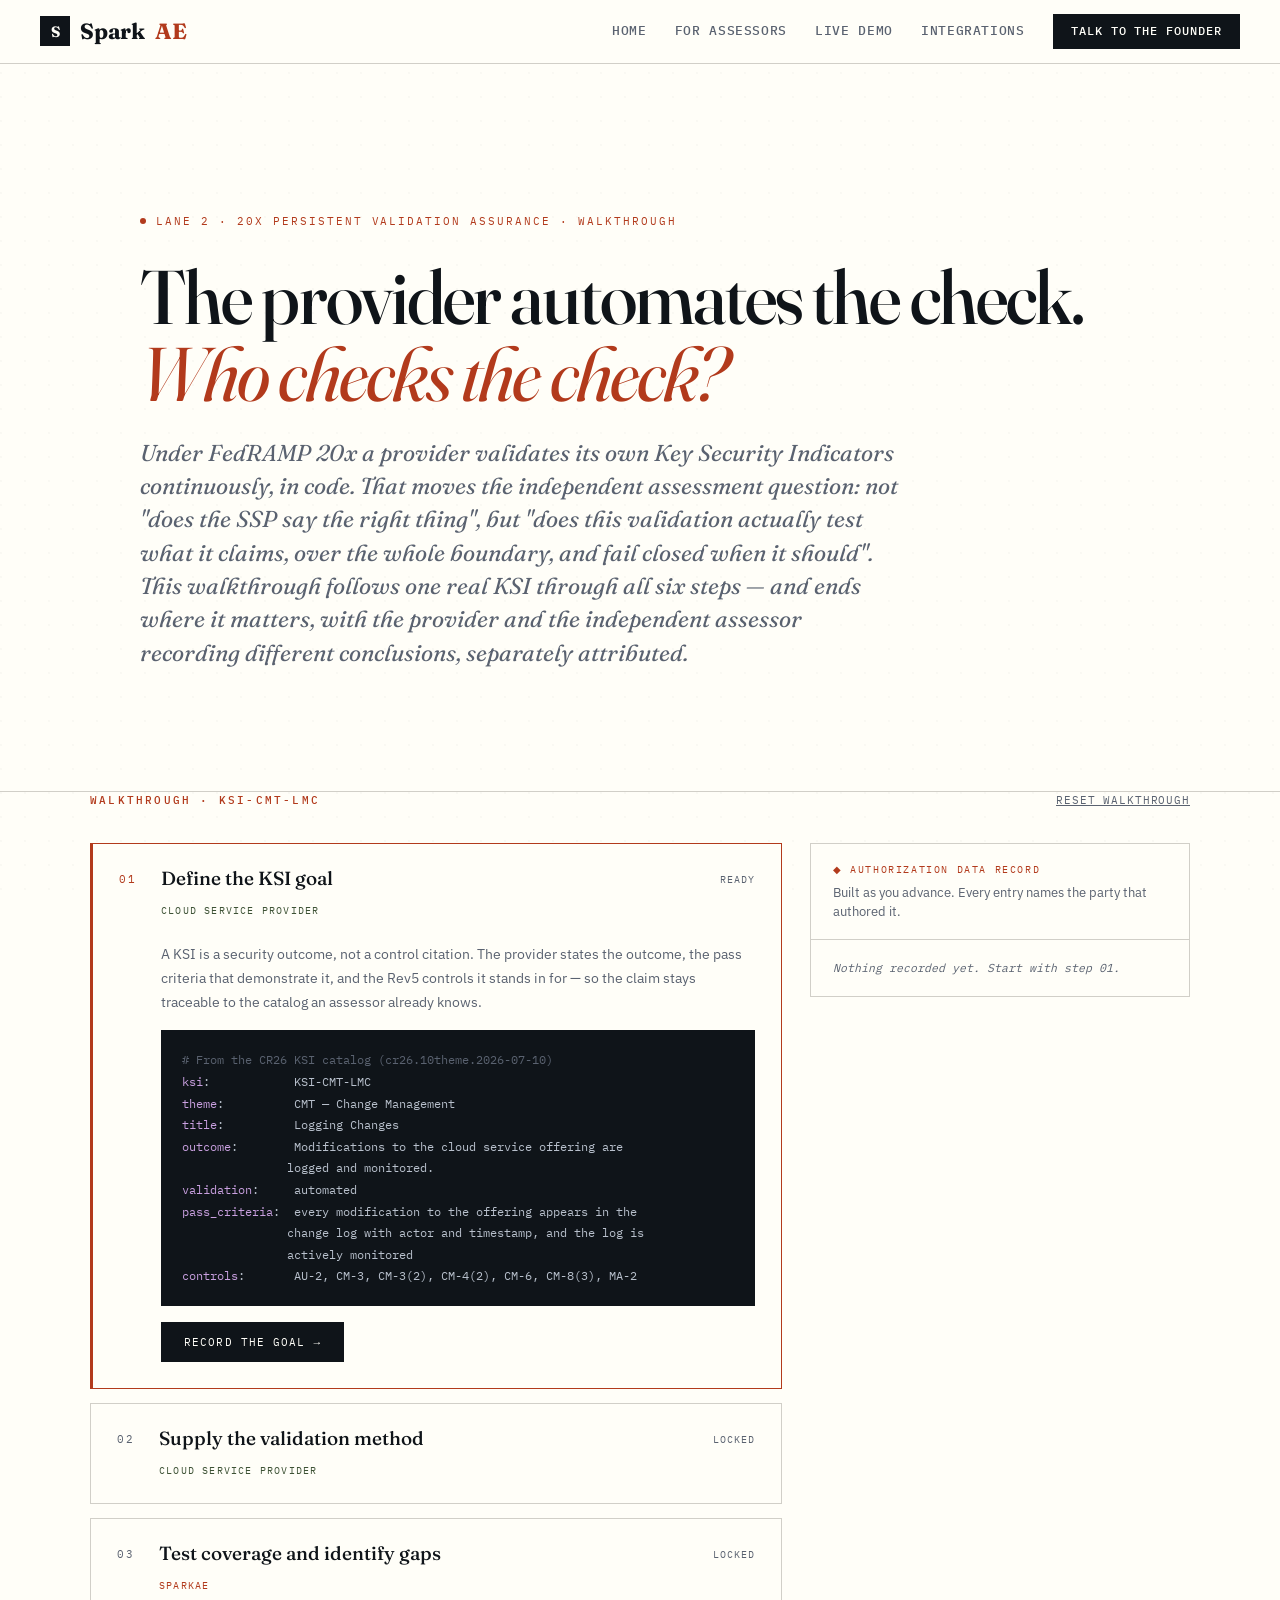
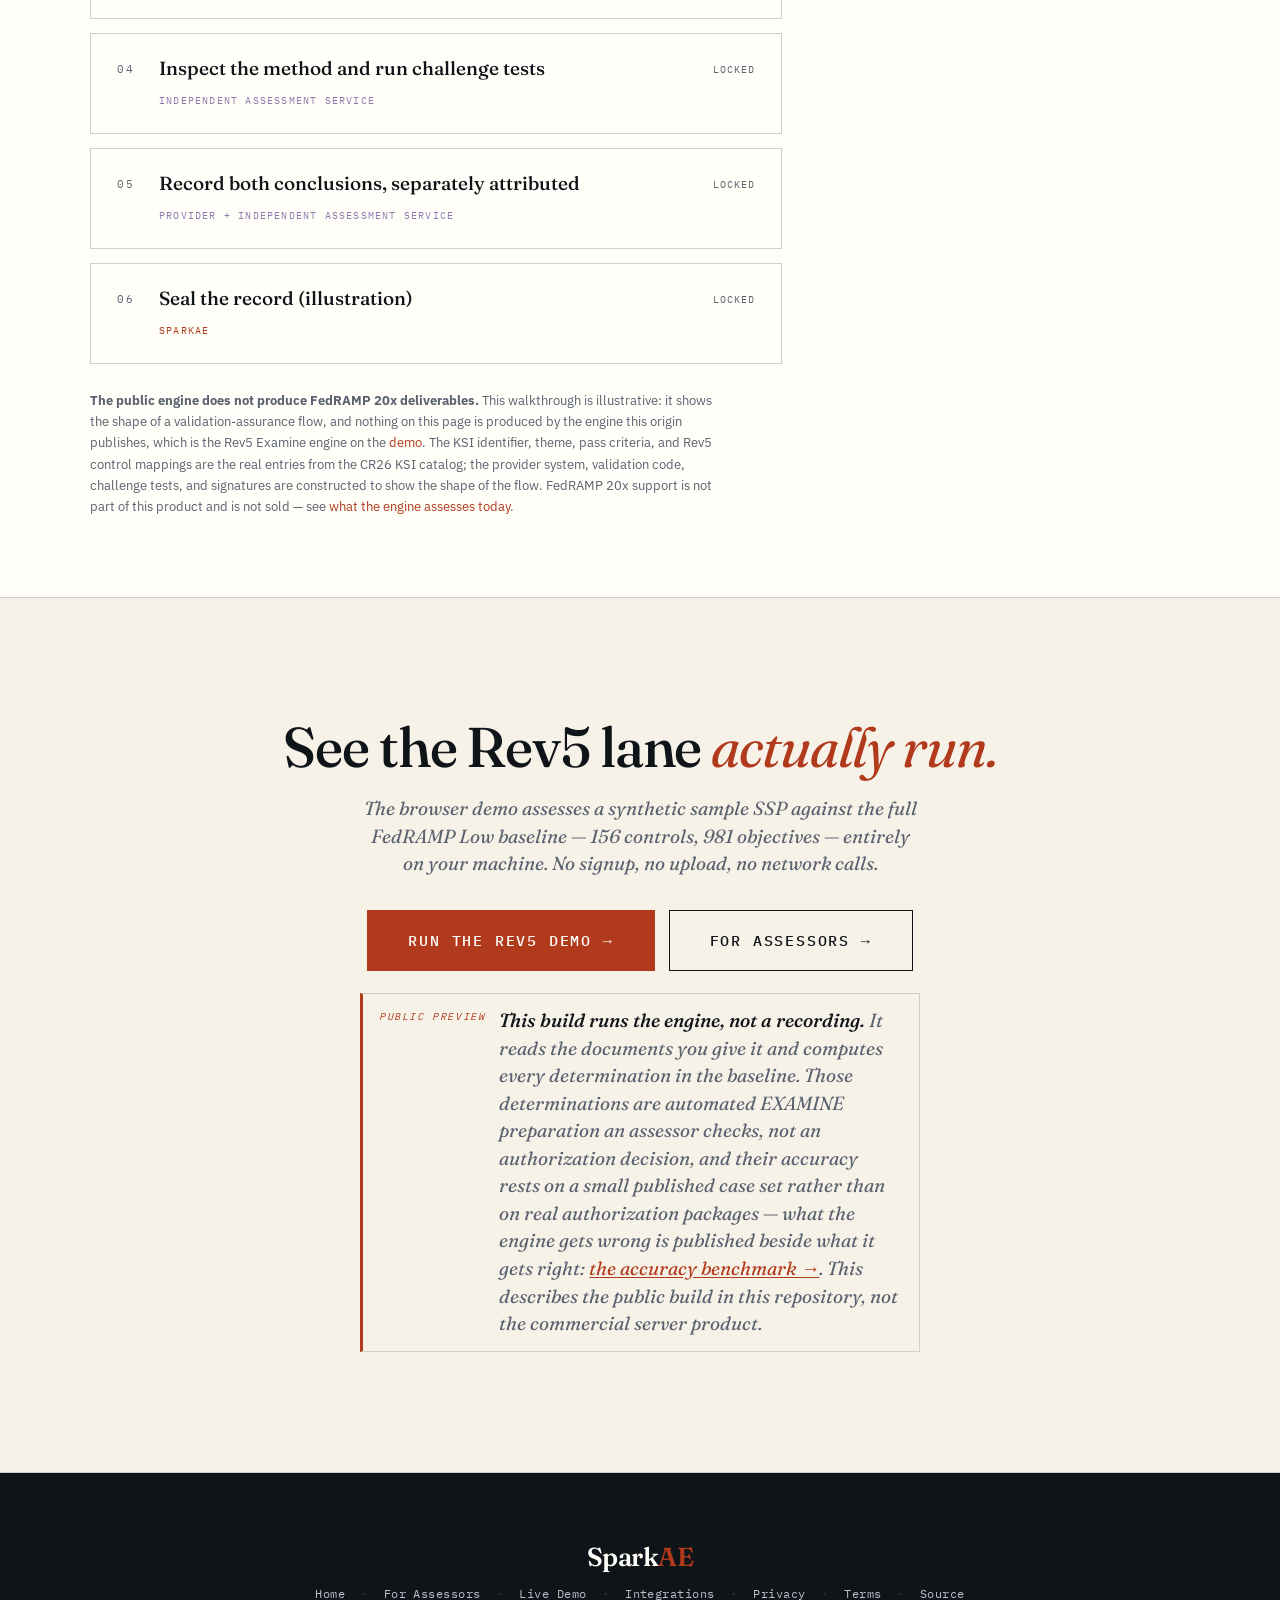
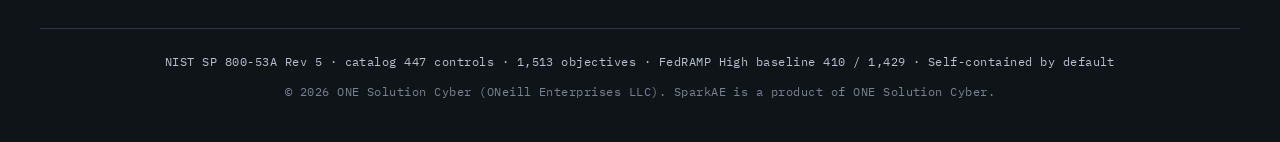
<file: demo-20x.html>
<!DOCTYPE html>
<html lang="en">
<head>
<meta charset="UTF-8">
<meta name="viewport" content="width=device-width, initial-scale=1.0">
<title>SparkAE — 20x Persistent Validation Assurance Walkthrough</title>
<meta name="description" content="A six-step walkthrough of FedRAMP 20x validation assurance: a provider defines a KSI and its validation method, SparkAE tests coverage, and an independent assessment service runs challenge tests — with provider and assessor conclusions separately attributed.">
<link rel="canonical" href="https://sparkae.ai/demo-20x.html">
<link rel="icon" href="data:image/svg+xml,%3Csvg xmlns='http://www.w3.org/2000/svg' viewBox='0 0 32 32'%3E%3Crect width='32' height='32' fill='%230F1419'/%3E%3Cpath d='M16 5L25 16L16 27L7 16Z' fill='%23B23A1C'/%3E%3C/svg%3E">
<!-- Open Graph / social cards -->
<meta property="og:type" content="website">
<meta property="og:site_name" content="SparkAE">
<meta property="og:url" content="https://sparkae.ai/demo-20x.html">
<meta property="og:title" content="SparkAE — 20x Persistent Validation Assurance Walkthrough">
<meta property="og:description" content="Providers prove. Independent assessors verify. A six-step walkthrough of how a KSI validation method is defined, coverage-tested, independently challenged, and signed.">
<!-- The social card is a real 1200x630 image: a link shared to LinkedIn or Slack
     otherwise renders as a bare text row. It is rendered from og-card.src.html
     in the private repository and copied into static/ here; its numbers mirror
     the homepage stat row, so a catalog change has to update both. -->
<meta property="og:image" content="https://sparkae.ai/static/og-card.png">
<meta property="og:image:type" content="image/png">
<meta property="og:image:width" content="1200">
<meta property="og:image:height" content="630">
<meta property="og:image:alt" content="SparkAE: every determination, traced to evidence. 410 controls, 1,429 objectives, FedRAMP High baseline, 7 deterministic gates.">
<meta name="twitter:card" content="summary_large_image">
<meta name="twitter:image" content="https://sparkae.ai/static/og-card.png">
<meta name="twitter:image:alt" content="SparkAE: every determination, traced to evidence. 410 controls, 1,429 objectives, FedRAMP High baseline, 7 deterministic gates.">
<meta name="twitter:title" content="SparkAE — 20x Persistent Validation Assurance Walkthrough">
<meta name="twitter:description" content="Providers prove. Independent assessors verify. A six-step walkthrough of KSI validation assurance.">
<link rel="stylesheet" href="ae-editorial.css" integrity="sha384-LpArB623wEGstWRRsUAdaIEdseKGnJc7mC4VMyxXzHHkZIOn3+YEwJUfpv007dcZ" crossorigin="anonymous">
<style>
/* ── 20x walkthrough page-specific components (editorial tokens only) ── */
.wt-wrap{max-width:1180px;margin:0 auto;padding:0 40px}
.wt-layout{display:grid;grid-template-columns:minmax(0,1fr) minmax(0,380px);gap:28px;align-items:start}
.wt-layout > *{min-width:0}

/* Stage list */
.stage{min-width:0;border:1px solid var(--rule);background:var(--paper);margin-bottom:14px;transition:border-color .25s,background .25s}
.stage.active{border-color:var(--vermillion);border-left:3px solid var(--vermillion)}
.stage.done{background:var(--paper-warm)}
.stage-head{min-width:0;display:flex;align-items:flex-start;gap:16px;padding:22px 26px;cursor:pointer;width:100%;text-align:left;background:none;border:none;font:inherit;color:inherit}
.stage-num{font-family:var(--font-mono);font-size:11px;letter-spacing:0.14em;color:var(--ink-soft);flex-shrink:0;padding-top:5px;min-width:26px}
.stage.active .stage-num,.stage.done .stage-num{color:var(--vermillion)}
.stage-titles{flex:1;min-width:0}
.stage-titles h3{font-family:var(--font-display);font-size:19px;font-weight:500;color:var(--ink);margin-bottom:3px;line-height:1.35}
.stage-actor{font-family:var(--font-mono);font-size:10px;letter-spacing:0.12em;text-transform:uppercase;color:var(--ink-soft)}
.stage-actor.provider{color:var(--moss)}
.stage-actor.assessor{color:var(--purple)}
.stage-actor.sparkae{color:var(--vermillion)}
.stage-state{font-family:var(--font-mono);font-size:10px;letter-spacing:0.1em;text-transform:uppercase;color:var(--ink-soft);flex-shrink:0;padding-top:6px}
.stage-body{min-width:0;display:none;padding:0 26px 26px 68px}
.stage.active .stage-body,.stage.done .stage-body{display:block}
.stage-body > p{font-size:14px;line-height:1.7;color:var(--ink-soft);margin-bottom:16px}

/* Data blocks */
.datablock{background:var(--ink);border:1px solid var(--ink);padding:18px 20px;font-family:var(--font-mono);font-size:12px;line-height:1.8;color:#B8C0CC;overflow-x:auto;white-space:pre;margin-bottom:16px}
.datablock .kw{color:#C9A0E0} .datablock .str{color:#9DC183} .datablock .num{color:#E5B838}
.datablock .cm{color:#5A6270} .datablock .fn{color:#5BA8A8}
.datablock .bad{color:#E08A70} .datablock .good{color:#7CA672}

.factlist{list-style:none;padding:0;margin:0 0 16px}
.factlist li{position:relative;padding-left:22px;font-size:13.5px;line-height:1.7;color:var(--ink);margin-bottom:8px}
.factlist li::before{content:"";position:absolute;left:0;top:10px;width:8px;height:1px;background:var(--vermillion)}
.factlist li strong{font-weight:600}

/* Verdict cards — the separate-attribution moment */
.verdicts{display:grid;grid-template-columns:repeat(auto-fit,minmax(260px,1fr));gap:14px;margin-bottom:16px}
.verdict{border:1px solid var(--rule);padding:20px 22px;background:var(--paper)}
.verdict.provider{border-left:3px solid var(--moss)}
.verdict.assessor{border-left:3px solid var(--purple)}
.verdict .v-who{font-family:var(--font-mono);font-size:10px;letter-spacing:0.12em;text-transform:uppercase;color:var(--ink-soft);margin-bottom:10px}
.verdict .v-call{font-family:var(--font-display);font-size:26px;font-weight:500;letter-spacing:-0.01em;margin-bottom:8px}
.verdict.provider .v-call{color:var(--moss)}
.verdict.assessor .v-call{color:var(--vermillion)}
.verdict .v-why{font-size:13px;line-height:1.65;color:var(--ink-soft)}

.callout{border:1px solid var(--rule);border-left:3px solid var(--amber);background:var(--paper-warm);padding:18px 22px;font-size:13.5px;line-height:1.7;color:var(--ink);margin-bottom:16px}
.callout strong{font-weight:600}

.stage-btn{font-family:var(--font-mono);font-size:11px;letter-spacing:0.1em;text-transform:uppercase;padding:12px 22px;border:1px solid var(--ink);background:var(--ink);color:var(--paper);cursor:pointer;transition:background .2s,color .2s}
.stage-btn:hover{background:var(--vermillion);border-color:var(--vermillion)}
.stage-btn[disabled]{background:var(--paper);color:var(--ink-soft);border-color:var(--rule);cursor:default}

/* Right rail — the accumulating record */
.rail-panel{border:1px solid var(--rule);background:var(--paper);position:sticky;top:24px}
.rail-panel-head{padding:18px 22px;border-bottom:1px solid var(--rule)}
.rail-panel-head .t{font-family:var(--font-mono);font-size:10px;letter-spacing:0.16em;text-transform:uppercase;color:var(--vermillion);margin-bottom:5px}
.rail-panel-head .s{font-size:12.5px;color:var(--ink-soft);line-height:1.55}
.record{padding:18px 22px;font-family:var(--font-mono);font-size:11.5px;line-height:1.75;color:var(--ink-soft);max-height:460px;overflow:auto}
.record-empty{color:var(--ink-soft);font-style:italic}
.record-row{padding:9px 0;border-bottom:1px solid var(--rule-soft)}
.record-row:last-child{border-bottom:none}
.record-row .rk{color:var(--ink-soft);display:block;font-size:10px;letter-spacing:0.1em;text-transform:uppercase;margin-bottom:3px}
.record-row .rv{color:var(--ink);word-break:break-word}
.record-row .rv.sig{color:var(--moss)}
.record-row .rv.warn{color:var(--vermillion)}

.wt-reset{font-family:var(--font-mono);font-size:11px;letter-spacing:0.08em;text-transform:uppercase;color:var(--ink-soft);background:none;border:none;cursor:pointer;text-decoration:underline;padding:0}
.wt-reset:hover{color:var(--vermillion)}

@media (max-width:900px){
  .wt-wrap{padding:0 20px}
  .wt-layout{grid-template-columns:minmax(0,1fr)}
  .rail-panel{position:static}
  .stage-body{padding-left:26px}
}
</style>
<style>svg.ico{width:1em;height:1em;display:inline-block;vertical-align:-0.125em;fill:none;stroke:currentColor;stroke-width:2;stroke-linecap:round;stroke-linejoin:round}svg.ico-dot{stroke:none}</style>
</head>
<body>

<!-- ══ MASTHEAD ══ -->
<nav>
  <a href="index.html" style="text-decoration:none"><div class="logo"><div class="mark">S</div> Spark<span>AE</span></div></a>
  <div class="links">
    <a href="index.html">Home</a>
    <a href="assessors.html">For Assessors</a>
    <a href="demo-standalone.html">Live Demo</a>
    <a href="integrations.html">Integrations</a>
  </div>
  <a href="index.html#cta" class="nav-cta">Talk to the founder</a>
</nav>

<!-- ══ HERO ══ -->
<section class="hero" style="padding-bottom:40px">
  <div class="container">
    <div class="hero-badge fade-up"><span class="dot"></span> Lane 2 &middot; 20x Persistent Validation Assurance &middot; Walkthrough</div>
    <h1 class="fade-up fade-up-1">The provider automates the check. <em>Who checks the check?</em></h1>
    <p class="sub fade-up fade-up-2">Under FedRAMP 20x a provider validates its own Key Security Indicators continuously, in code. That moves the independent assessment question: not "does the SSP say the right thing", but "does this validation actually test what it claims, over the whole boundary, and fail closed when it should". This walkthrough follows one real KSI through all six steps — and ends where it matters, with the provider and the independent assessor recording <em>different</em> conclusions, separately attributed.</p>
  </div>
</section>

<section style="padding-top:0;padding-bottom:80px">
<div class="wt-wrap">
  <div style="display:flex;align-items:baseline;justify-content:space-between;gap:16px;flex-wrap:wrap;margin-bottom:20px">
    <div class="section-label">Walkthrough &middot; KSI-CMT-LMC</div>
    <button class="wt-reset" id="resetBtn" type="button">Reset walkthrough</button>
  </div>

  <div class="wt-layout">
    <div>

      <!-- ── 1 ── -->
      <div class="stage active" id="s1">
        <button class="stage-head" type="button" data-stage="1">
          <span class="stage-num">01</span>
          <span class="stage-titles">
            <h3>Define the KSI goal</h3>
            <span class="stage-actor provider">Cloud Service Provider</span>
          </span>
          <span class="stage-state" data-state="1">Ready</span>
        </button>
        <div class="stage-body">
          <p>A KSI is a security outcome, not a control citation. The provider states the outcome, the pass criteria that demonstrate it, and the Rev5 controls it stands in for — so the claim stays traceable to the catalog an assessor already knows.</p>
          <div class="datablock"><span class="cm"># From the CR26 KSI catalog (cr26.10theme.2026-07-10)</span>
<span class="kw">ksi</span>:            KSI-CMT-LMC
<span class="kw">theme</span>:          CMT &mdash; Change Management
<span class="kw">title</span>:          Logging Changes
<span class="kw">outcome</span>:        Modifications to the cloud service offering are
               logged and monitored.
<span class="kw">validation</span>:     automated
<span class="kw">pass_criteria</span>:  every modification to the offering appears in the
               change log with actor and timestamp, and the log is
               actively monitored
<span class="kw">controls</span>:       AU-2, CM-3, CM-3(2), CM-4(2), CM-6, CM-8(3), MA-2</div>
          <button class="stage-btn" type="button" data-run="1">Record the goal &rarr;</button>
        </div>
      </div>

      <!-- ── 2 ── -->
      <div class="stage" id="s2">
        <button class="stage-head" type="button" data-stage="2">
          <span class="stage-num">02</span>
          <span class="stage-titles">
            <h3>Supply the validation method</h3>
            <span class="stage-actor provider">Cloud Service Provider</span>
          </span>
          <span class="stage-state" data-state="2">Locked</span>
        </button>
        <div class="stage-body">
          <p>The provider submits the machinery, not just the answer: the query that produces the verdict, the evidence sources it reads, how often it runs, and what counts as a failure. This is the artifact an assessor examines — and the one a document review never sees.</p>
          <div class="datablock"><span class="cm"># validation/ksi_cmt_lmc.py &mdash; runs on the provider's schedule</span>
<span class="kw">def</span> <span class="fn">validate</span>():
    changes = cloudtrail.<span class="fn">query</span>(
        accounts=[<span class="str">"prod-1"</span>, <span class="str">"prod-2"</span>],
        regions=[<span class="str">"us-gov-west-1"</span>],
        window_days=<span class="num">30</span>,
    )
    logged = [c <span class="kw">for</span> c <span class="kw">in</span> changes <span class="kw">if</span> c.actor <span class="kw">and</span> c.timestamp]
    <span class="kw">return</span> <span class="fn">len</span>(logged) == <span class="fn">len</span>(changes)

<span class="cm"># declared alongside it</span>
<span class="kw">evidence_sources</span>: CloudTrail export (JSON), change-management log
<span class="kw">cadence</span>:          every 24h
<span class="kw">failure_criteria</span>: any modification missing actor or timestamp
<span class="kw">on_source_error</span>:  return last known result</div>
          <button class="stage-btn" type="button" data-run="2">Submit the method &rarr;</button>
        </div>
      </div>

      <!-- ── 3 ── -->
      <div class="stage" id="s3">
        <button class="stage-head" type="button" data-stage="3">
          <span class="stage-num">03</span>
          <span class="stage-titles">
            <h3>Test coverage and identify gaps</h3>
            <span class="stage-actor sparkae">SparkAE</span>
          </span>
          <span class="stage-state" data-state="3">Locked</span>
        </button>
        <div class="stage-body">
          <p>SparkAE compares what the validation <em>reads</em> against what the authorization boundary <em>contains</em>, and reads the method for the failure modes that quietly turn a check into a rubber stamp. It reports findings. It does not decide.</p>
          <div class="datablock"><span class="cm"># Coverage analysis vs. the declared boundary</span>
boundary accounts:   prod-1, prod-2, <span class="bad">prod-3</span>, <span class="bad">shared-services</span>
validation reads:    prod-1, prod-2
                     <span class="bad">&rarr; 2 of 4 accounts &mdash; 51% of change volume uncovered</span>

boundary regions:    us-gov-west-1, <span class="bad">us-gov-east-1</span>
validation reads:    us-gov-west-1
                     <span class="bad">&rarr; 1 of 2 regions</span>

<span class="cm"># Method analysis</span>
<span class="bad">FAIL-OPEN</span>  on_source_error returns the last known result, so an
           unreachable CloudTrail export reports PASS indefinitely.
<span class="bad">UNTESTED</span>   pass_criteria says the log is "actively monitored";
           the code tests only that fields are present.
<span class="good">OK</span>         cadence (24h) is within the KSI's stated tolerance.</div>
          <ul class="factlist">
            <li><strong>3 gaps</strong> — 2 coverage, 1 fail-open, 1 unverified criterion</li>
            <li>Every gap is traced to the line of the method that produced it</li>
            <li>No verdict is issued here — findings go to both parties</li>
          </ul>
          <button class="stage-btn" type="button" data-run="3">Run coverage analysis &rarr;</button>
        </div>
      </div>

      <!-- ── 4 ── -->
      <div class="stage" id="s4">
        <button class="stage-head" type="button" data-stage="4">
          <span class="stage-num">04</span>
          <span class="stage-titles">
            <h3>Inspect the method and run challenge tests</h3>
            <span class="stage-actor assessor">Independent Assessment Service</span>
          </span>
          <span class="stage-state" data-state="4">Locked</span>
        </button>
        <div class="stage-body">
          <p>The assessor reads the method themselves and designs probes against the same boundary. A validation that passes its own pipeline and fails an independent probe is the finding — and only an independent party can produce it.</p>
          <div class="datablock"><span class="cm"># Assessor-authored challenge tests (not provider code)</span>
CT-1  Make a tracked config change in <span class="str">prod-3</span>.
      provider validation &rarr; <span class="good">PASS</span>   independent probe &rarr; <span class="bad">NOT LOGGED</span>
      <span class="bad">&rarr; the change never entered the evaluated set</span>

CT-2  Sever the CloudTrail export for 48h.
      provider validation &rarr; <span class="good">PASS</span>   independent probe &rarr; <span class="bad">STALE</span>
      <span class="bad">&rarr; confirms the fail-open path; PASS survived a dead source</span>

CT-3  Strip the actor field from one record in <span class="str">prod-1</span>.
      provider validation &rarr; <span class="bad">FAIL</span>   independent probe &rarr; <span class="bad">FAIL</span>
      <span class="good">&rarr; in-scope detection works as designed</span></div>
          <div class="callout"><strong>CT-3 matters as much as CT-1.</strong> The validation is not broken — inside the slice it actually reads, it works. The finding is that the slice is not the boundary, and that the check cannot tell the difference between "nothing wrong" and "nothing seen".</div>
          <button class="stage-btn" type="button" data-run="4">Run challenge tests &rarr;</button>
        </div>
      </div>

      <!-- ── 5 ── -->
      <div class="stage" id="s5">
        <button class="stage-head" type="button" data-stage="5">
          <span class="stage-num">05</span>
          <span class="stage-titles">
            <h3>Record both conclusions, separately attributed</h3>
            <span class="stage-actor assessor">Provider + Independent Assessment Service</span>
          </span>
          <span class="stage-state" data-state="5">Locked</span>
        </button>
        <div class="stage-body">
          <p>This is the step the architecture exists for. The provider's conclusion is not overwritten, corrected, or merged. It is recorded as the provider's, beside the assessor's, each with its own evidence and reasoning — so a reviewer can see exactly where the two parties diverged and why.</p>
          <div class="verdicts">
            <div class="verdict provider">
              <div class="v-who">Provider conclusion</div>
              <div class="v-call">PASS</div>
              <div class="v-why">All 1,204 modifications observed in the evaluated set carried an actor and a timestamp. Validation ran on cadence for 30 consecutive days.</div>
            </div>
            <div class="verdict assessor">
              <div class="v-who">Independent assessor conclusion</div>
              <div class="v-call">NOT SATISFIED</div>
              <div class="v-why">The evaluated set excludes 2 of 4 in-boundary accounts and 1 of 2 regions, and the method reports PASS when its evidence source is unavailable. CT-1 and CT-2 reproduce both. The provider's result is accurate about what it measured and does not support the KSI.</div>
            </div>
          </div>
          <div class="callout"><strong>SparkAE does not adjudicate between these.</strong> It is not a FedRAMP Recognized independent assessment service and it does not resolve the disagreement. It preserves both conclusions, both evidence trails, and the fact that they differ.</div>
          <button class="stage-btn" type="button" data-run="5">Record both conclusions &rarr;</button>
        </div>
      </div>

      <!-- ── 6 ── -->
      <div class="stage" id="s6">
        <button class="stage-head" type="button" data-stage="6">
          <span class="stage-num">06</span>
          <span class="stage-titles">
            <h3>Seal the record (illustration)</h3>
            <span class="stage-actor sparkae">SparkAE</span>
          </span>
          <span class="stage-state" data-state="6">Locked</span>
        </button>
        <div class="stage-body">
          <p>The record that leaves the system carries the evidence, the method that produced it, the result, and the independent conclusion — each signed by the party that authored it. A reviewer downstream can verify who said what without trusting the system that stored it.</p>
          <div class="datablock"><span class="cm"># Signed authorization data record (illustrative shape)</span>
{
  <span class="kw">"ksi"</span>: <span class="str">"KSI-CMT-LMC"</span>,
  <span class="kw">"evidence"</span>:   { <span class="str">"sources"</span>: [<span class="str">"cloudtrail-export"</span>, <span class="str">"cm-log"</span>],
                  <span class="str">"digest"</span>: <span class="str">"sha256:4f1c…a903"</span> },
  <span class="kw">"method"</span>:     { <span class="str">"ref"</span>: <span class="str">"validation/ksi_cmt_lmc.py@9e2b1d4"</span>,
                  <span class="str">"cadence"</span>: <span class="str">"P1D"</span>, <span class="str">"fails_closed"</span>: <span class="bad">false</span> },
  <span class="kw">"provider_result"</span>: { <span class="str">"call"</span>: <span class="str">"pass"</span>,
                       <span class="str">"signed_by"</span>: <span class="str">"csp:cloudvault"</span> },
  <span class="kw">"assessor_conclusion"</span>: { <span class="str">"call"</span>: <span class="str">"not-satisfied"</span>,
                          <span class="str">"basis"</span>: [<span class="str">"CT-1"</span>, <span class="str">"CT-2"</span>],
                          <span class="str">"signed_by"</span>: <span class="str">"ias:example-assessor"</span> },
  <span class="kw">"divergence"</span>: <span class="bad">true</span>
}</div>
          <ul class="factlist">
            <li>Separate signatures — neither party can restate the other's conclusion</li>
            <li><code>fails_closed: false</code> travels with the record, not just the verdict</li>
            <li><code>divergence: true</code> is a first-class field, not an exception</li>
          </ul>
          <button class="stage-btn" type="button" data-run="6">Seal the record &rarr;</button>
        </div>
      </div>

      <p style="margin-top:26px;font-size:12.5px;line-height:1.7;color:var(--ink-soft);max-width:80ch">
        <strong>The public engine does not produce FedRAMP 20x deliverables.</strong> This walkthrough is illustrative: it
        shows the shape of a validation-assurance flow, and nothing on this page is produced by the
        engine this origin publishes, which is the Rev5 Examine engine on the <a href="demo-standalone.html">demo</a>.
        The KSI identifier, theme, pass criteria, and Rev5 control
        mappings are the real entries from the CR26 KSI catalog; the provider system, validation code,
        challenge tests, and signatures are constructed to show the shape of the flow. FedRAMP 20x
        support is not part of this product and is not sold &mdash; see <a href="index.html#what">what the engine assesses today</a>.
      </p>
    </div>

    <!-- ── Accumulating record ── -->
    <aside>
      <div class="rail-panel">
        <div class="rail-panel-head">
          <div class="t">&#9670; Authorization data record</div>
          <div class="s">Built as you advance. Every entry names the party that authored it.</div>
        </div>
        <div class="record" id="record">
          <div class="record-empty">Nothing recorded yet. Start with step 01.</div>
        </div>
      </div>
    </aside>
  </div>
</div>
</section>

<!-- ══ CTA ══ -->
<section class="cta-section">
  <div class="container">
    <h2>See the Rev5 lane <em>actually run.</em></h2>
    <p>The browser demo assesses a synthetic sample SSP against the full FedRAMP Low baseline — 156 controls, 981 objectives — entirely on your machine. No signup, no upload, no network calls.</p>
    <div style="display:flex;gap:14px;justify-content:center;flex-wrap:wrap">
      <a class="btn btn-vermillion" style="font-size:15px;padding:18px 40px" href="demo-standalone.html">Run the Rev5 Demo &rarr;</a>
      <a class="btn btn-ghost" style="font-size:15px;padding:18px 40px" href="assessors.html">For Assessors &rarr;</a>
    </div>
    <p class="preview-note" style="margin:22px auto 0;text-align:left">
      <span class="tag">Public preview</span>
      <span><strong>This build runs the engine, not a recording.</strong> It reads the documents you give it and computes every determination in the baseline. Those determinations are automated EXAMINE preparation an assessor checks, not an authorization decision, and their accuracy rests on a small published case set rather than on real authorization packages &mdash; what the engine gets wrong is published beside what it gets right: <a href="https://github.com/Sprk-0/sparkae-engine/tree/main/tests/benchmark" rel="noopener">the accuracy benchmark &rarr;</a>. This describes the public build in this repository, not the commercial server product.</span>
    </p>
  </div>
</section>

<!-- ══ COLOPHON FOOTER ══ -->
<footer>
  <div class="container" style="text-align:center">
    <div class="colophon-brand">Spark<span>AE</span></div>
    <div style="margin-bottom:8px">
      <a href="index.html">Home</a>
      <span style="margin:0 8px;color:#2C3540">·</span>
      <a href="assessors.html">For Assessors</a>
      <span style="margin:0 8px;color:#2C3540">·</span>
      <a href="demo-standalone.html">Live Demo</a>
      <span style="margin:0 8px;color:#2C3540">·</span>
      <a href="integrations.html">Integrations</a>
      <span style="margin:0 8px;color:#2C3540">·</span>
      <a href="privacy.html">Privacy</a>
      <span style="margin:0 8px;color:#2C3540">·</span>
      <a href="terms.html">Terms</a>
      <span style="margin:0 8px;color:#2C3540">·</span>
      <a href="https://github.com/Sprk-0/sparkae-engine" rel="noopener">Source</a>
    </div>
    <div class="foot-rule"></div>
    <div>NIST SP 800-53A Rev 5 · catalog 447 controls · 1,513 objectives · FedRAMP High baseline 410 / 1,429 · Self-contained by default</div>
    <div style="margin-top:12px;color:#7A8290">© 2026 ONE Solution Cyber (ONeill Enterprises LLC). SparkAE is a product of ONE Solution Cyber.</div>
  </div>
</footer>

<script>
// Deterministic, in-page only: no fetch, no storage, no timers beyond the
// reveal. The record below is built from these literals, in this order.
var ENTRIES = {
  1: [{k: 'KSI', v: 'KSI-CMT-LMC — Logging Changes'},
      {k: 'Authored by', v: 'csp:cloudvault'},
      {k: 'Pass criteria', v: 'Every modification logged with actor + timestamp, log actively monitored'}],
  2: [{k: 'Validation method', v: 'validation/ksi_cmt_lmc.py@9e2b1d4'},
      {k: 'Cadence', v: 'every 24h (P1D)'},
      {k: 'On source error', v: 'returns last known result', cls: 'warn'}],
  3: [{k: 'Coverage', v: '2 of 4 accounts · 1 of 2 regions', cls: 'warn'},
      {k: 'Method findings', v: 'fail-open path; "actively monitored" untested', cls: 'warn'},
      {k: 'Analysed by', v: 'sparkae (no verdict issued)'}],
  4: [{k: 'Challenge tests', v: 'CT-1 not logged · CT-2 stale · CT-3 detected', cls: 'warn'},
      {k: 'Run by', v: 'ias:example-assessor'}],
  5: [{k: 'Provider conclusion', v: 'PASS — signed csp:cloudvault'},
      {k: 'Assessor conclusion', v: 'NOT SATISFIED — signed ias:example-assessor', cls: 'warn'},
      {k: 'Divergence', v: 'true — both retained', cls: 'warn'}],
  6: [{k: 'Evidence digest', v: 'sha256:4f1c…a903'},
      {k: 'Record', v: 'sealed — two signatures, neither overwrites the other', cls: 'sig'}]
};

var MAX = 6;
var reached = 1;   // highest stage unlocked
var recorded = []; // stage numbers already written to the record

function setState(n, text) {
  var el = document.querySelector('[data-state="' + n + '"]');
  if (el) el.textContent = text;
}

function render() {
  for (var n = 1; n <= MAX; n++) {
    var stage = document.getElementById('s' + n);
    var done = recorded.indexOf(n) !== -1;
    stage.classList.toggle('done', done);
    stage.classList.toggle('active', !done && n === reached);
    setState(n, done ? 'Recorded' : n === reached ? 'Ready' : 'Locked');
    var btn = stage.querySelector('[data-run]');
    if (btn) btn.disabled = done || n !== reached;
  }

  var rec = document.getElementById('record');
  if (!recorded.length) {
    rec.innerHTML = '<div class="record-empty">Nothing recorded yet. Start with step 01.</div>';
    return;
  }
  var html = '';
  recorded.forEach(function (n) {
    ENTRIES[n].forEach(function (e) {
      html += '<div class="record-row"><span class="rk">' + e.k + '</span>' +
              '<span class="rv ' + (e.cls || '') + '">' + e.v + '</span></div>';
    });
  });
  rec.innerHTML = html;
}

document.querySelectorAll('[data-run]').forEach(function (btn) {
  btn.addEventListener('click', function () {
    var n = parseInt(btn.dataset.run, 10);
    if (n !== reached || recorded.indexOf(n) !== -1) return;
    recorded.push(n);
    if (reached < MAX) reached = n + 1;
    render();
    var next = document.getElementById('s' + Math.min(n + 1, MAX));
    if (next) next.scrollIntoView({behavior: 'smooth', block: 'center'});
  });
});

// Headers stay clickable so a reader can re-open an earlier step's detail.
document.querySelectorAll('[data-stage]').forEach(function (head) {
  head.addEventListener('click', function () {
    var n = parseInt(head.dataset.stage, 10);
    if (n > reached) return;
    document.getElementById('s' + n).classList.add('active');
  });
});

document.getElementById('resetBtn').addEventListener('click', function () {
  reached = 1;
  recorded = [];
  render();
  document.getElementById('s1').scrollIntoView({behavior: 'smooth', block: 'center'});
});

render();
</script>
</body>
</html>
</file>
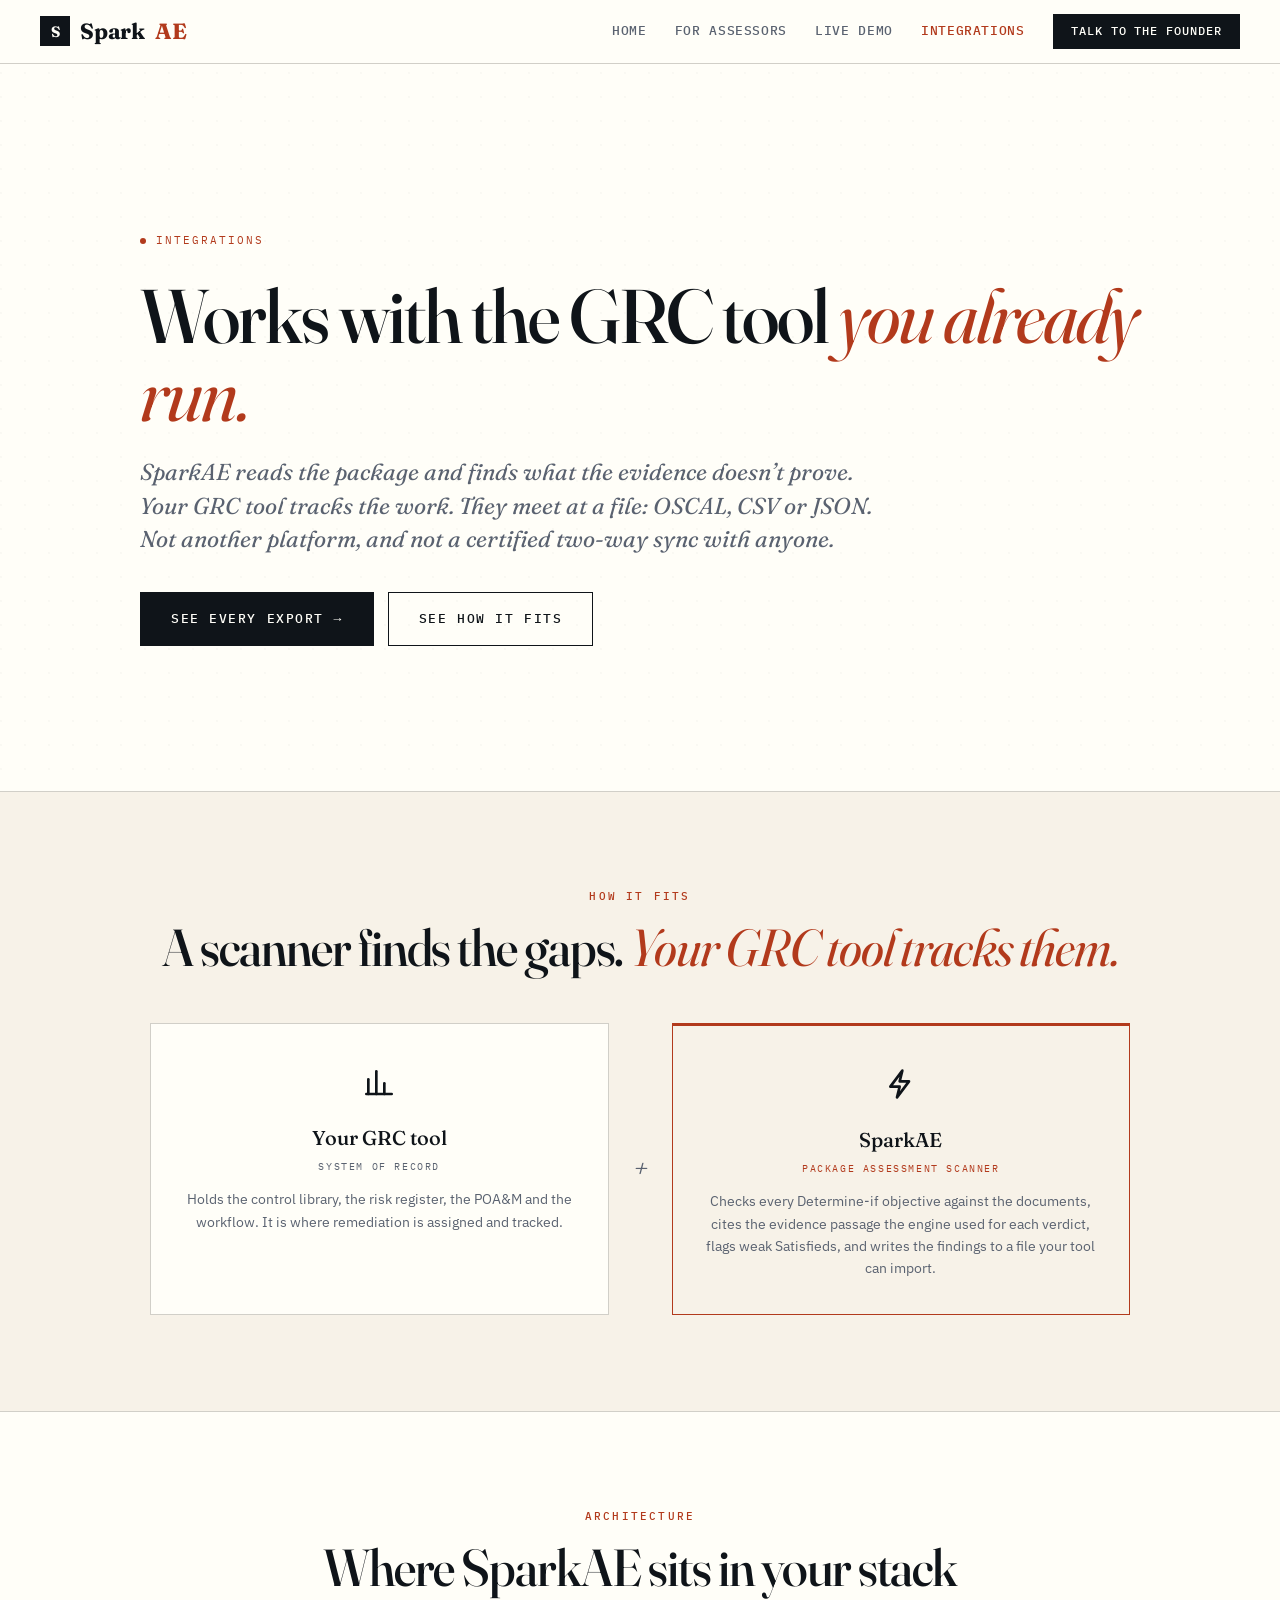
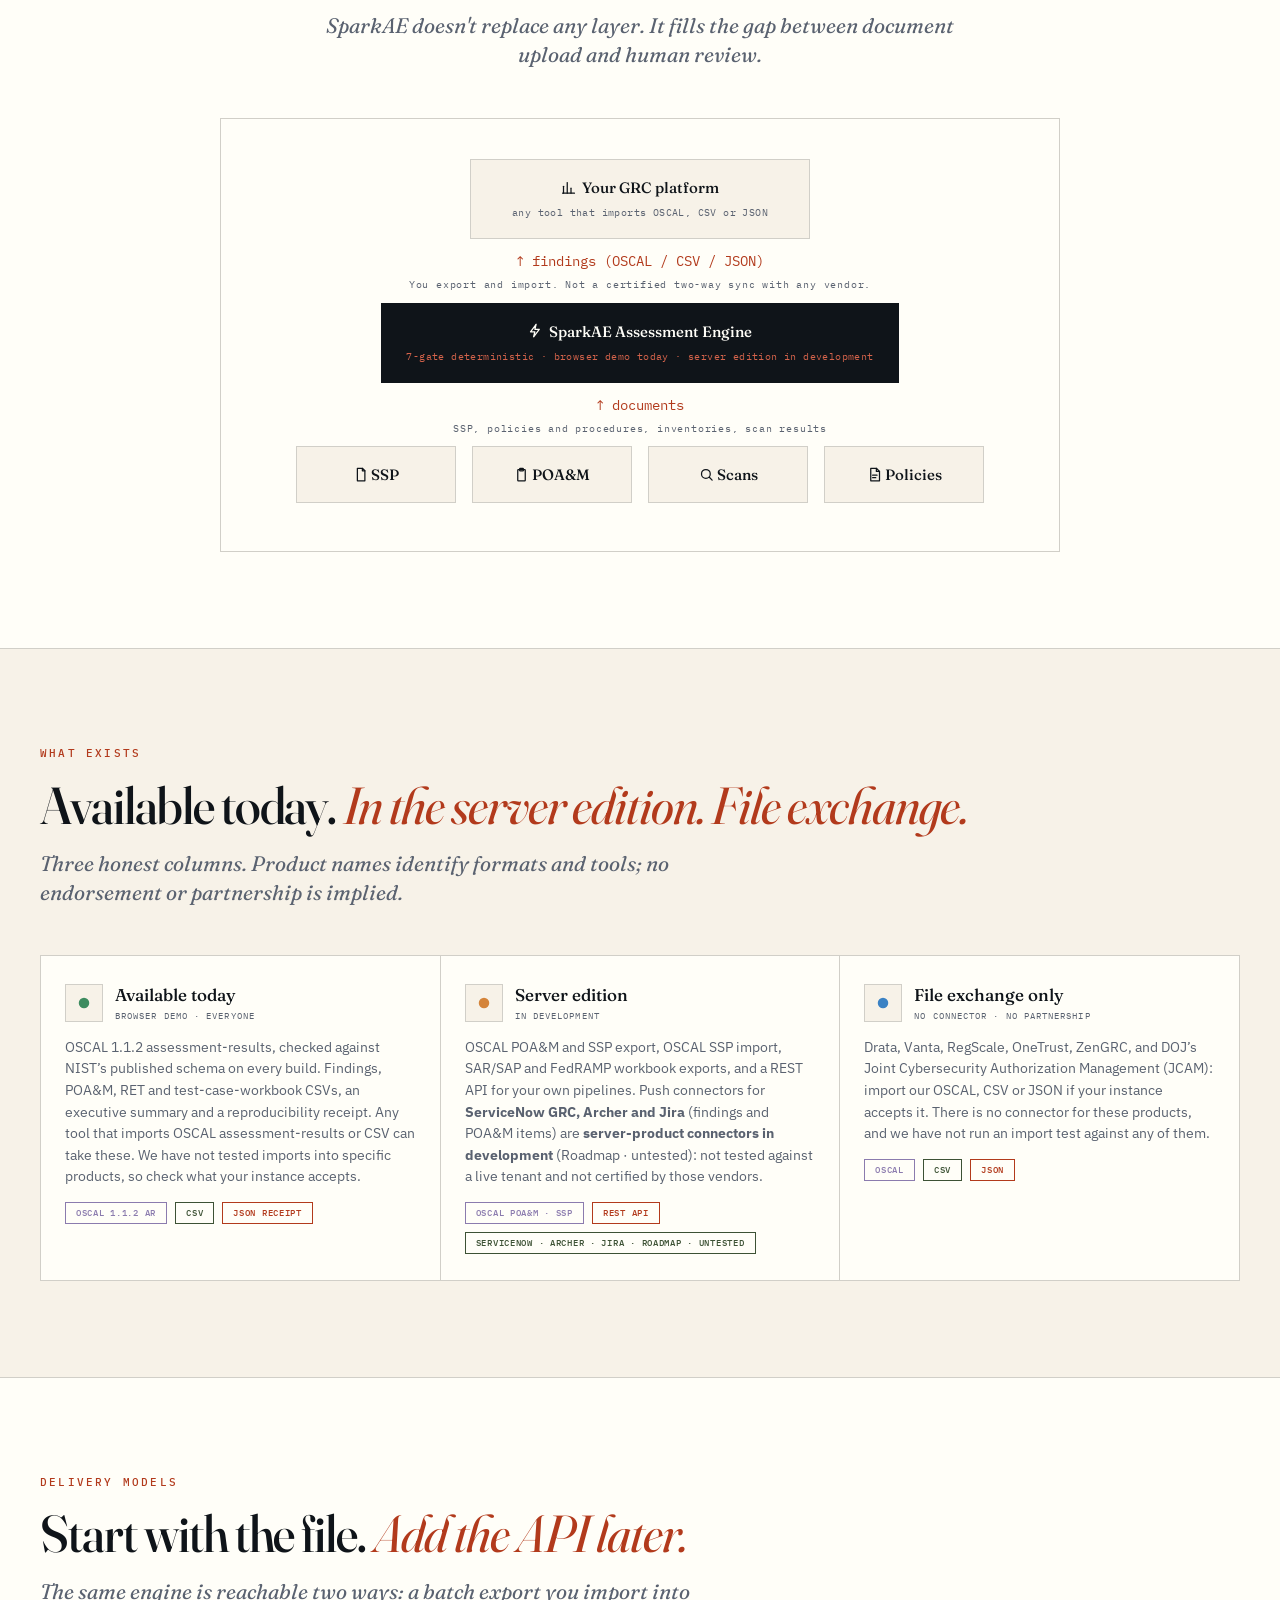
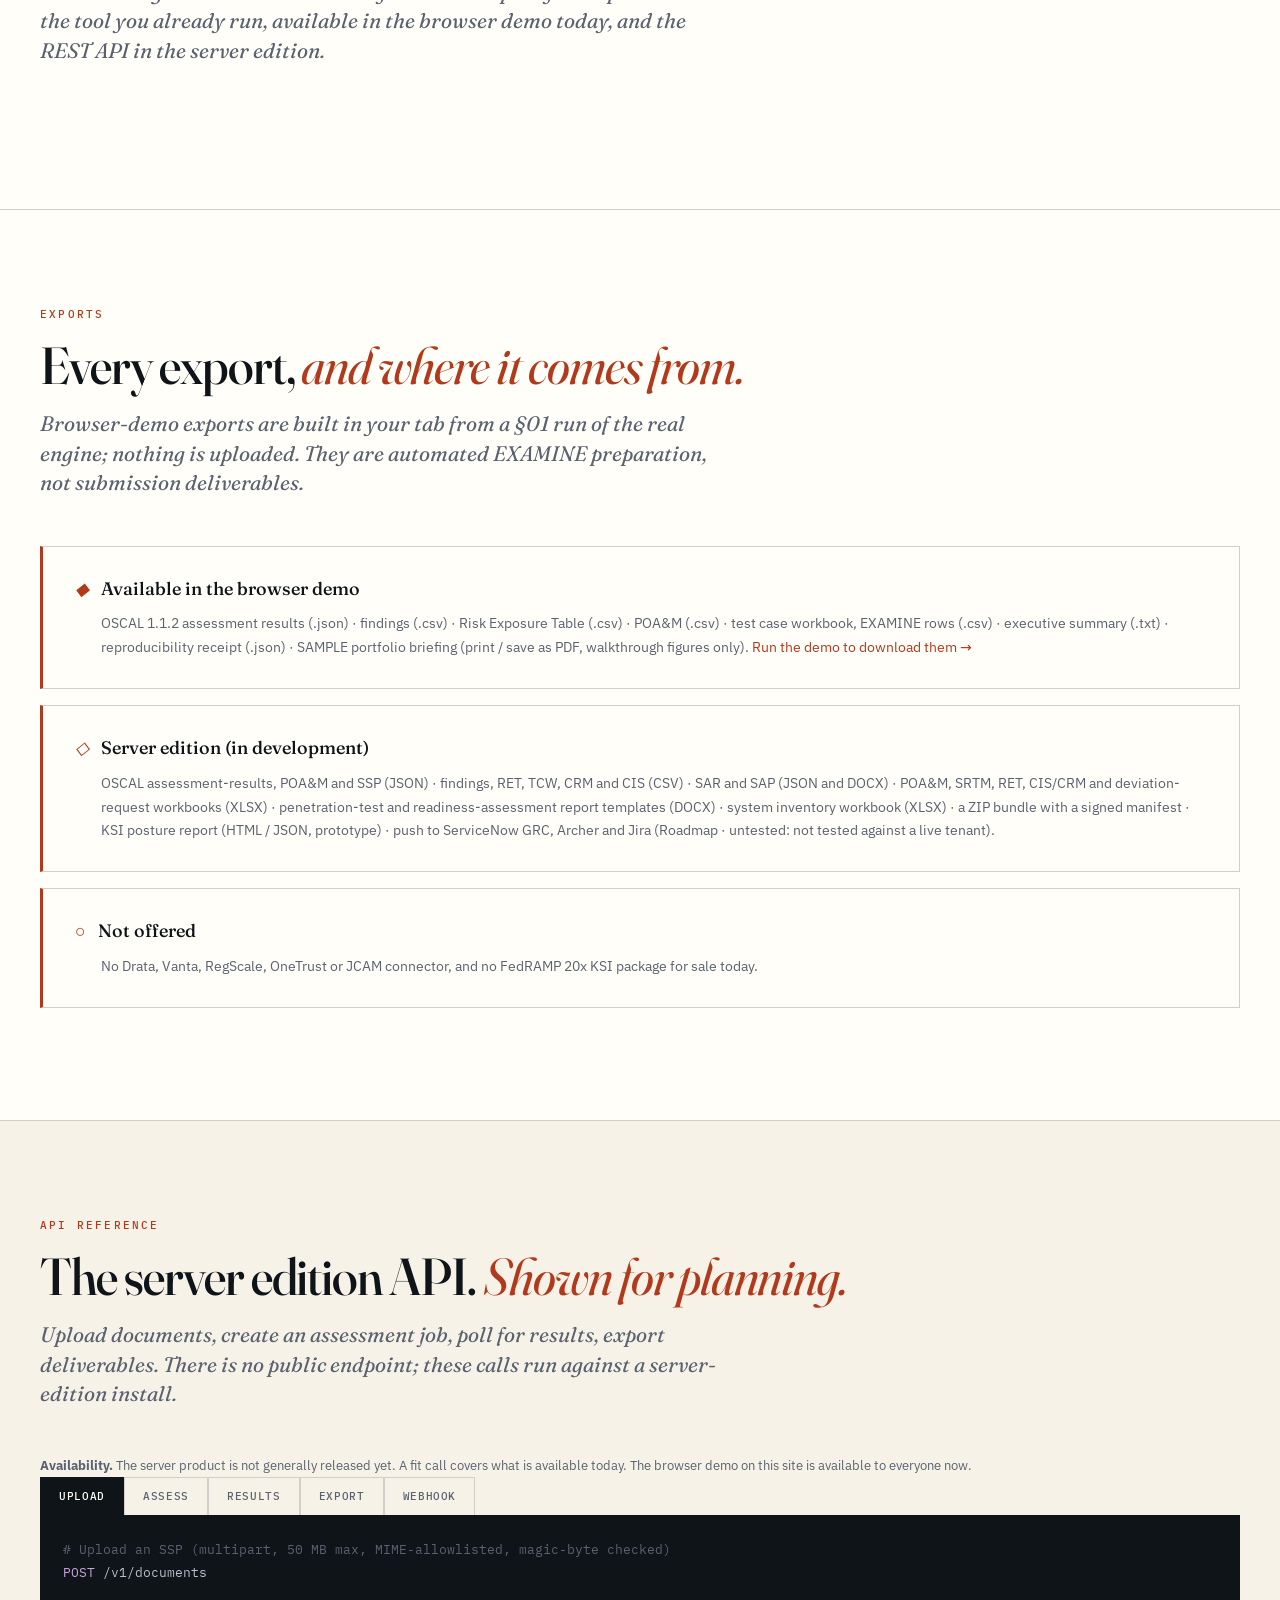
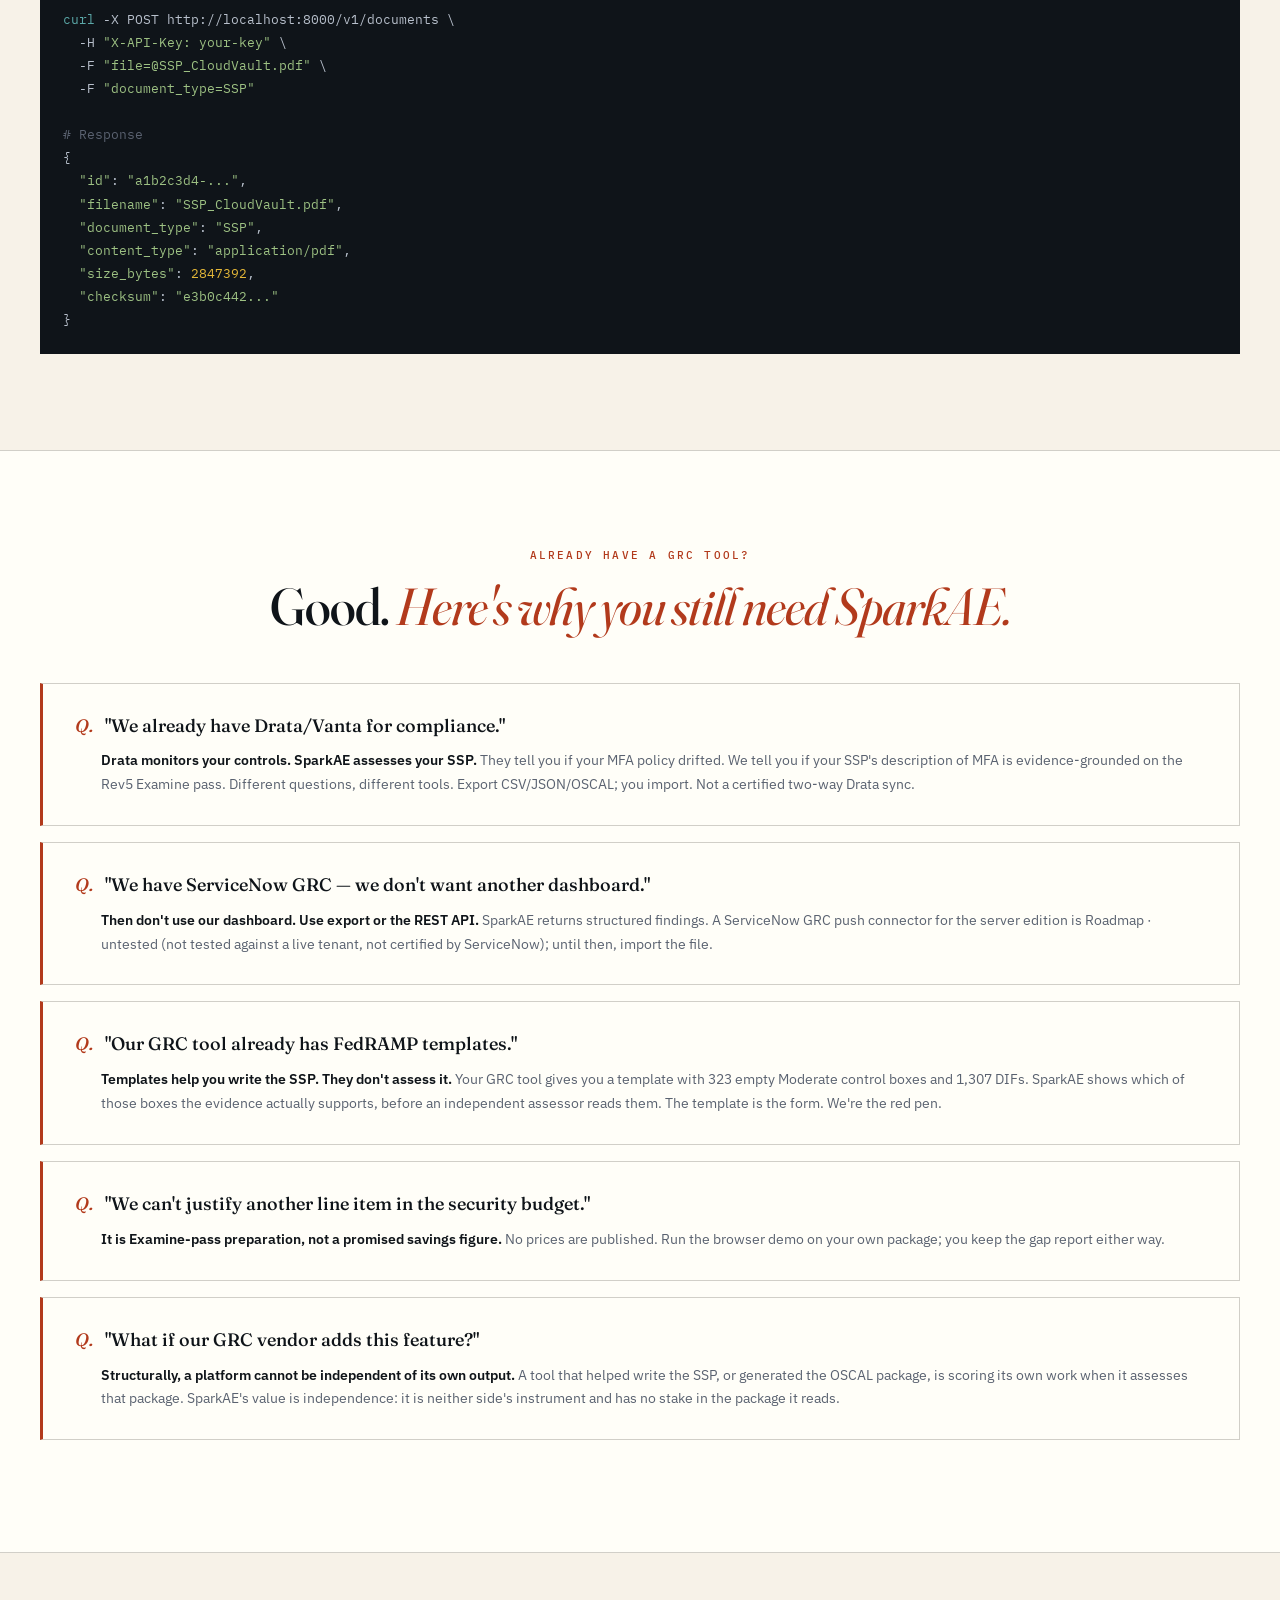
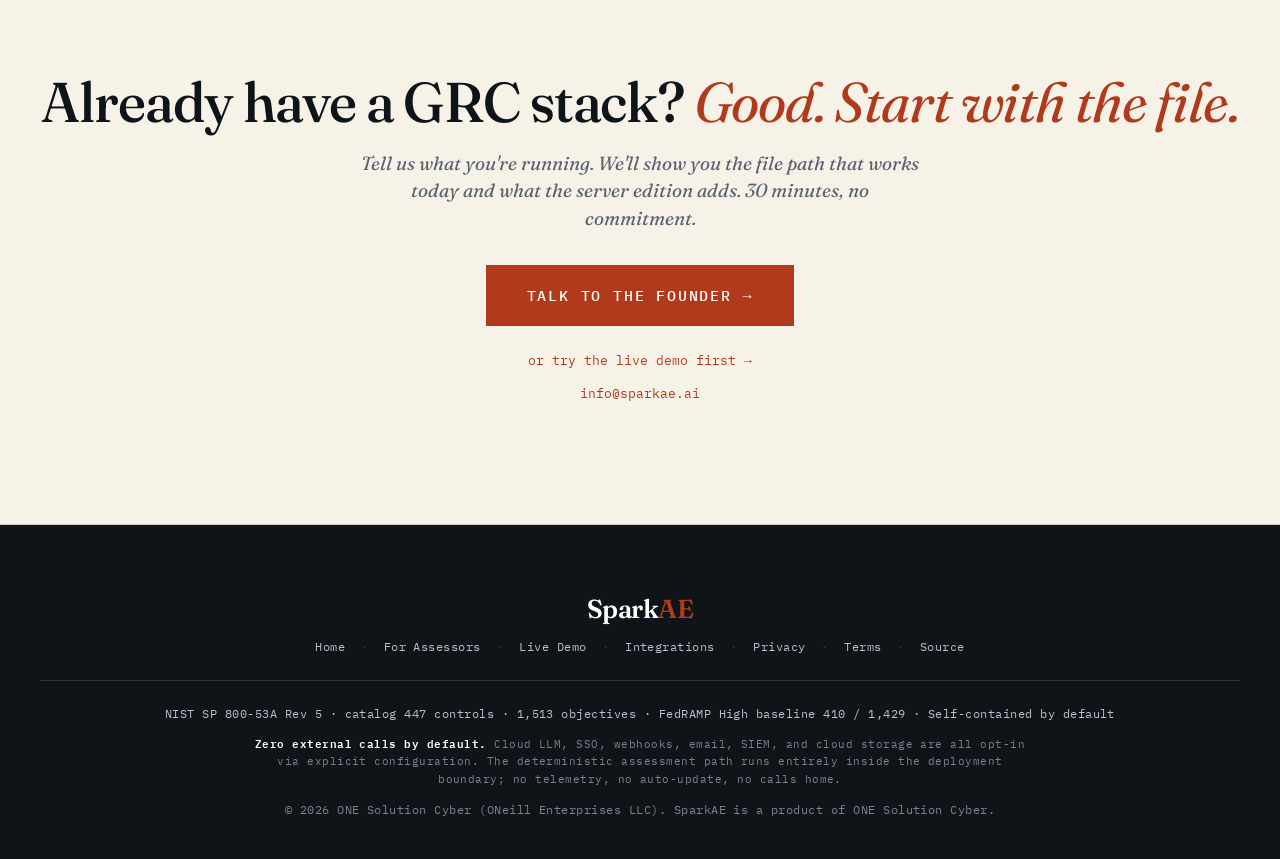
<file: integrations.html>
<!DOCTYPE html>
<html lang="en">
<head>
<meta charset="UTF-8">
<meta name="viewport" content="width=device-width, initial-scale=1.0">
<title>SparkAE Integrations — Export Into Your Existing GRC Stack</title>
<meta name="description" content="SparkAE is a Rev5 Examine engine, not a GRC platform. The browser demo exports OSCAL 1.1.2 assessment results and CSV for the tool you already run. No certified two-way sync with any vendor.">
<link rel="canonical" href="https://sparkae.ai/integrations.html">
<link rel="icon" href="data:image/svg+xml,%3Csvg xmlns='http://www.w3.org/2000/svg' viewBox='0 0 32 32'%3E%3Crect width='32' height='32' fill='%230F1419'/%3E%3Cpath d='M16 5L25 16L16 27L7 16Z' fill='%23B23A1C'/%3E%3C/svg%3E">
<!-- Open Graph / social cards -->
<meta property="og:type" content="website">
<meta property="og:site_name" content="SparkAE">
<meta property="og:url" content="https://sparkae.ai/integrations.html">
<meta property="og:title" content="SparkAE Integrations — Export Into Your Existing GRC Stack">
<meta property="og:description" content="SparkAE exports OSCAL, CSV and JSON for the GRC tool you already run. Every export listed, with what is available today and what is in the server edition.">
<!-- The social card is a real 1200x630 image: a link shared to LinkedIn or Slack
     otherwise renders as a bare text row. It is rendered from og-card.src.html
     in the private repository and copied into static/ here; its numbers mirror
     the homepage stat row, so a catalog change has to update both. -->
<meta property="og:image" content="https://sparkae.ai/static/og-card.png">
<meta property="og:image:type" content="image/png">
<meta property="og:image:width" content="1200">
<meta property="og:image:height" content="630">
<meta property="og:image:alt" content="SparkAE: every determination, traced to evidence. 410 controls, 1,429 objectives, FedRAMP High baseline, 7 deterministic gates.">
<meta name="twitter:card" content="summary_large_image">
<meta name="twitter:image" content="https://sparkae.ai/static/og-card.png">
<meta name="twitter:image:alt" content="SparkAE: every determination, traced to evidence. 410 controls, 1,429 objectives, FedRAMP High baseline, 7 deterministic gates.">
<meta name="twitter:title" content="SparkAE Integrations — Export Into Your Existing GRC Stack">
<meta name="twitter:description" content="SparkAE exports OSCAL, CSV and JSON for the GRC tool you already run. Every export listed, with what is available today and what is in the server edition.">
<link rel="stylesheet" href="ae-editorial.css" integrity="sha384-LpArB623wEGstWRRsUAdaIEdseKGnJc7mC4VMyxXzHHkZIOn3+YEwJUfpv007dcZ" crossorigin="anonymous">
<style>
/* ── Page-specific (integrations) — editorial tokens only ── */
/* Analogy */
.analogy-grid{display:grid;grid-template-columns:1fr auto 1fr;gap:0;max-width:980px;margin:0 auto;align-items:stretch}
.analogy-card{background:var(--paper);border:1px solid var(--rule);padding:34px 30px;text-align:center}
.analogy-card.featured{border-color:var(--vermillion);background:var(--paper-warm);border-top:3px solid var(--vermillion)}
.analogy-card .emoji{font-size:32px;margin-bottom:14px}
.analogy-card h3{font-family:var(--font-display);font-size:20px;font-weight:500;color:var(--ink);margin-bottom:6px}
.analogy-card .role{font-family:var(--font-mono);font-size:10px;letter-spacing:0.16em;text-transform:uppercase;color:var(--ink-soft);margin-bottom:14px}
.analogy-card.featured .role{color:var(--vermillion)}
.analogy-card p{font-size:14px;color:var(--ink-soft);line-height:1.6}
.analogy-eq{display:flex;align-items:center;justify-content:center;padding:0 24px;font-family:var(--font-display);font-size:28px;color:var(--ink-soft);font-style:italic}

/* Architecture diagram */
.arch-diagram{background:var(--paper);border:1px solid var(--rule);padding:40px;max-width:840px;margin:0 auto}
.arch-row{display:flex;align-items:center;justify-content:center;gap:12px;margin-bottom:8px}
.arch-node{padding:16px 24px;border:1px solid var(--rule);font-family:var(--font-display);font-size:15px;font-weight:500;text-align:center;min-width:160px;background:var(--paper)}
.arch-node.grc{background:var(--paper-warm);color:var(--ink)}
.arch-node.spark{background:var(--ink);color:var(--paper);border-color:var(--ink)}
.arch-node.spark span{color:var(--vermillion-soft)}
.arch-node.output{background:var(--paper-warm);color:var(--moss);border-color:var(--moss)}
.arch-node .meta{font-family:var(--font-mono);font-size:10px;font-weight:400;letter-spacing:0.04em;color:var(--ink-soft)}
.arch-arrow{text-align:center;color:var(--vermillion);font-family:var(--font-mono);font-size:14px;padding:4px 0}
.arch-label{font-family:var(--font-mono);font-size:10px;letter-spacing:0.08em;color:var(--ink-soft);text-align:center}

/* Integration cards */
/* auto-fit, not repeat(3,1fr): three hard columns held 586px of content
   inside a 390px viewport and scrolled the whole page sideways. */
.int-grid{display:grid;grid-template-columns:repeat(auto-fit,minmax(250px,1fr));gap:1px;background:var(--rule);border:1px solid var(--rule)}
.int-card{background:var(--paper);padding:26px 24px;transition:background .25s}
.int-card:hover{background:var(--paper-warm)}
.int-card .int-head{display:flex;align-items:center;gap:12px;margin-bottom:14px}
.int-card .int-icon{width:38px;height:38px;border:1px solid var(--rule);background:var(--paper-warm);display:flex;align-items:center;justify-content:center;font-size:18px;flex-shrink:0}
.int-card h3{font-family:var(--font-display);font-size:17px;font-weight:500;color:var(--ink)}
.int-card .int-type{font-family:var(--font-mono);font-size:9px;letter-spacing:0.12em;text-transform:uppercase;color:var(--ink-soft)}
.int-card p{font-size:13.5px;color:var(--ink-soft);line-height:1.6;margin-bottom:14px}
.int-card .int-method{display:flex;gap:8px;flex-wrap:wrap}
.int-tag{padding:3px 10px;font-family:var(--font-mono);font-size:9px;font-weight:500;letter-spacing:0.08em;text-transform:uppercase;border:1px solid var(--rule);color:var(--ink-soft);background:var(--paper)}
.int-tag.accent{border-color:var(--vermillion);color:var(--vermillion)}
.int-tag.moss{border-color:var(--moss);color:var(--moss)}
.int-tag.purple{border-color:var(--purple);color:var(--purple)}

/* Code samples */
.code-tabs{display:flex;gap:0;flex-wrap:wrap;margin-bottom:0}
/* A <button>, so Tab reaches it and Enter/Space activate it: these select
   which API sample is shown, and as <div>s they were unreachable without a
   mouse. The resets below are what a button brings and a div does not. */
.code-tab{padding:10px 18px;font-family:var(--font-mono);font-size:11px;font-weight:500;letter-spacing:0.06em;text-transform:uppercase;border:1px solid var(--rule);border-bottom:none;cursor:pointer;background:var(--paper-warm);color:var(--ink-soft);transition:all .2s;margin:0;border-radius:0;line-height:inherit;-webkit-appearance:none;appearance:none}
.code-tab.active{background:var(--ink);color:var(--paper);border-color:var(--ink)}
.code-block{background:var(--ink);border:1px solid var(--ink);padding:22px;font-family:var(--font-mono);font-size:12.5px;line-height:1.85;color:#B8C0CC;overflow-x:auto;display:none;white-space:pre}
.code-block.active{display:block}
.code-block .kw{color:#C9A0E0} .code-block .str{color:#9DC183} .code-block .num{color:#E5B838}
.code-block .cm{color:#5A6270} .code-block .fn{color:#5BA8A8} .code-block .op{color:#5BA8A8}

/* FAQ / objections */
.faq{background:var(--paper);border:1px solid var(--rule);border-left:3px solid var(--vermillion);padding:28px 32px;margin-bottom:16px;transition:background .25s}
.faq:hover{background:var(--paper-warm)}
.faq .q{font-family:var(--font-display);font-size:18px;font-weight:500;color:var(--ink);margin-bottom:10px;display:flex;align-items:flex-start;gap:12px}
.faq .q .qi{color:var(--vermillion);flex-shrink:0;font-style:italic}
.faq .a{font-size:14px;color:var(--ink-soft);line-height:1.7;padding-left:26px}
.faq .a strong{color:var(--ink);font-weight:600}
</style>
<style>svg.ico{width:1em;height:1em;display:inline-block;vertical-align:-0.125em;fill:none;stroke:currentColor;stroke-width:2;stroke-linecap:round;stroke-linejoin:round}svg.ico-dot{stroke:none}</style>
</head>
<body>


<svg width="0" height="0" style="position:absolute" aria-hidden="true" focusable="false"><defs><symbol id="i-chart" viewBox="0 0 24 24"><line x1="4" y1="21" x2="4" y2="10"/><line x1="10" y1="21" x2="10" y2="4"/><line x1="16" y1="21" x2="16" y2="13"/><line x1="2.5" y1="21" x2="21.5" y2="21"/></symbol><symbol id="i-bolt" viewBox="0 0 24 24"><path d="M13 2L4 14h7l-2 8 9-12h-7l2-8z"/></symbol><symbol id="i-doc" viewBox="0 0 24 24"><path d="M6 2h9l5 5v15H6z"/><path d="M15 2v5h5"/><line x1="9" y1="13" x2="16" y2="13"/><line x1="9" y1="17" x2="14" y2="17"/></symbol><symbol id="i-cloud" viewBox="0 0 24 24"><path d="M7 18a4 4 0 110-8 5 5 0 019.6-1.5A4 4 0 1118 18H7z"/></symbol><symbol id="i-bank" viewBox="0 0 24 24"><path d="M3 9l9-5 9 5"/><line x1="5" y1="10" x2="5" y2="18"/><line x1="10" y1="10" x2="10" y2="18"/><line x1="14" y1="10" x2="14" y2="18"/><line x1="19" y1="10" x2="19" y2="18"/><line x1="2.5" y1="21" x2="21.5" y2="21"/></symbol><symbol id="i-search" viewBox="0 0 24 24"><circle cx="11" cy="11" r="7"/><line x1="21" y1="21" x2="16.5" y2="16.5"/></symbol><symbol id="i-plug" viewBox="0 0 24 24"><line x1="9" y1="2" x2="9" y2="8"/><line x1="15" y1="2" x2="15" y2="8"/><path d="M7 8h10v3a5 5 0 01-10 0z"/><line x1="12" y1="16" x2="12" y2="22"/></symbol><symbol id="i-warn" viewBox="0 0 24 24"><path d="M12 3l10 18H2z"/><line x1="12" y1="9" x2="12" y2="14"/><circle cx="12" cy="17.5" r="0.6" fill="currentColor" stroke="none"/></symbol><symbol id="i-clipboard" viewBox="0 0 24 24"><rect x="6" y="4" width="12" height="18" rx="1"/><rect x="9" y="2" width="6" height="4" rx="1"/></symbol><symbol id="i-refresh" viewBox="0 0 24 24"><path d="M20.5 12a8.5 8.5 0 11-2.6-6.1L20.5 8"/><path d="M20.5 3v5h-5"/></symbol><symbol id="i-x" viewBox="0 0 24 24"><line x1="5" y1="5" x2="19" y2="19"/><line x1="19" y1="5" x2="5" y2="19"/></symbol><symbol id="i-clock" viewBox="0 0 24 24"><circle cx="12" cy="12" r="9"/><path d="M12 7v5l3 3"/></symbol><symbol id="i-pen" viewBox="0 0 24 24"><path d="M4 20l4-1L20 7l-3-3L5 16z"/><line x1="14.5" y1="6.5" x2="17.5" y2="9.5"/></symbol><symbol id="i-lock" viewBox="0 0 24 24"><rect x="5" y="11" width="14" height="9" rx="1"/><path d="M8 11V8a4 4 0 018 0v3"/></symbol><symbol id="i-target" viewBox="0 0 24 24"><circle cx="12" cy="12" r="9"/><circle cx="12" cy="12" r="5"/><circle cx="12" cy="12" r="1.2" fill="currentColor" stroke="none"/></symbol><symbol id="i-check" viewBox="0 0 24 24"><path d="M5 12l4 4L19 6"/></symbol><symbol id="i-check-circle" viewBox="0 0 24 24"><circle cx="12" cy="12" r="9"/><path d="M8 12l3 3 5-5"/></symbol><symbol id="i-file" viewBox="0 0 24 24"><path d="M7 2h8l4 4v16H7z"/><path d="M15 2v4h4"/></symbol></defs></svg>
<!-- ══ MASTHEAD ══ -->
<nav>
  <a href="index.html" style="text-decoration:none"><div class="logo"><div class="mark">S</div> Spark<span>AE</span></div></a>
  <div class="links">
    <a href="index.html">Home</a>
    <a href="assessors.html">For Assessors</a>
    <a href="demo-standalone.html">Live Demo</a>
    <a href="integrations.html" class="active">Integrations</a>
  </div>
  <a href="index.html#cta" class="nav-cta">Talk to the founder</a>
</nav>

<!-- ══ HERO ══ -->
<section class="hero">
  <div class="container">
    <div class="page-meta fade-up"><span class="dot"></span> Integrations</div>
    <h1 class="fade-up fade-up-1">Works with the GRC tool <em>you already run.</em></h1>
    <p class="sub fade-up fade-up-2">SparkAE reads the package and finds what the evidence doesn&rsquo;t prove. Your GRC tool tracks the work. They meet at a file: OSCAL, CSV or JSON. Not another platform, and not a certified two-way sync with anyone.</p>
    <div class="ctas fade-up fade-up-3">
      <a class="btn btn-primary" href="#exports">See every export →</a>
      <a class="btn btn-ghost" href="#how">See how it fits</a>
    </div>
  </div>
</section>

<!-- ══ HOW IT FITS ══ -->
<section class="warm" id="how">
  <div class="container">
    <div style="text-align:center;margin-bottom:48px">
      <div class="section-label" style="justify-content:center">How it fits</div>
      <div class="section-title">A scanner finds the gaps. <em>Your GRC tool tracks them.</em></div>
    </div>
    <div class="analogy-grid">
      <div class="analogy-card">
        <div class="emoji"><svg class="ico" aria-hidden="true" viewBox="0 0 24 24"><use href="#i-chart"/></svg></div>
        <h3>Your GRC tool</h3>
        <div class="role">System of record</div>
        <p>Holds the control library, the risk register, the POA&amp;M and the workflow. It is where remediation is assigned and tracked.</p>
      </div>
      <div class="analogy-eq">+</div>
      <div class="analogy-card featured">
        <div class="emoji"><svg class="ico" aria-hidden="true" viewBox="0 0 24 24"><use href="#i-bolt"/></svg></div>
        <h3>SparkAE</h3>
        <div class="role">Package assessment scanner</div>
        <p>Checks every Determine-if objective against the documents, cites the evidence passage the engine used for each verdict, flags weak Satisfieds, and writes the findings to a file your tool can import.</p>
      </div>
    </div>
  </div>
</section>

<!-- ══ ARCHITECTURE ══ -->
<section>
  <div class="container">
    <div style="text-align:center;margin-bottom:48px">
      <div class="section-label" style="justify-content:center">Architecture</div>
      <div class="section-title">Where SparkAE sits in your stack</div>
      <div class="section-sub" style="margin:8px auto 0">SparkAE doesn't replace any layer. It fills the gap between document upload and human review.</div>
    </div>

    <div class="arch-diagram">
      <div class="arch-row">
        <div class="arch-node grc" style="min-width:340px"><svg class="ico" aria-hidden="true" viewBox="0 0 24 24"><use href="#i-chart"/></svg>&nbsp; Your GRC platform<br><span class="meta">any tool that imports OSCAL, CSV or JSON</span></div>
      </div>
      <div class="arch-arrow">↑ findings (OSCAL / CSV / JSON)</div>
      <div class="arch-label">You export and import. Not a certified two-way sync with any vendor.</div>
      <div style="height:10px"></div>
      <div class="arch-row">
        <div class="arch-node spark" style="min-width:340px"><svg class="ico" aria-hidden="true" viewBox="0 0 24 24"><use href="#i-bolt"/></svg>&nbsp; SparkAE Assessment Engine<br><span class="meta">7-gate deterministic · browser demo today · server edition in development</span></div>
      </div>
      <div class="arch-arrow">↑ documents</div>
      <div class="arch-label">SSP, policies and procedures, inventories, scan results</div>
      <div style="height:10px"></div>
      <div class="arch-row" style="gap:16px;flex-wrap:wrap">
        <div class="arch-node grc"><svg class="ico" aria-hidden="true" viewBox="0 0 24 24"><use href="#i-file"/></svg> SSP</div>
        <div class="arch-node grc"><svg class="ico" aria-hidden="true" viewBox="0 0 24 24"><use href="#i-clipboard"/></svg> POA&amp;M</div>
        <div class="arch-node grc"><svg class="ico" aria-hidden="true" viewBox="0 0 24 24"><use href="#i-search"/></svg> Scans</div>
        <div class="arch-node grc"><svg class="ico" aria-hidden="true" viewBox="0 0 24 24"><use href="#i-doc"/></svg> Policies</div>
      </div>
    </div>
  </div>
</section>

<!-- ══ WHAT EXISTS ══ -->
<section class="warm" id="integrations">
  <div class="container">
    <div class="section-label">What exists</div>
    <div class="section-title">Available today. <em>In the server edition. File exchange.</em></div>
    <div class="section-sub">Three honest columns. Product names identify formats and tools; no endorsement or partnership is implied.</div>

    <div class="int-grid">
      <div class="int-card">
        <div class="int-head">
          <div class="int-icon"><svg class="ico ico-dot" aria-hidden="true" viewBox="0 0 24 24"><circle cx="12" cy="12" r="7" fill="#3D8B5F"/></svg></div>
          <div><h3>Available today</h3><div class="int-type">Browser demo · everyone</div></div>
        </div>
        <p>OSCAL 1.1.2 assessment-results, checked against NIST&rsquo;s published schema on every build. Findings, POA&amp;M, RET and test-case-workbook CSVs, an executive summary and a reproducibility receipt. Any tool that imports OSCAL assessment-results or CSV can take these. We have not tested imports into specific products, so check what your instance accepts.</p>
        <div class="int-method">
          <span class="int-tag purple">OSCAL 1.1.2 AR</span>
          <span class="int-tag moss">CSV</span>
          <span class="int-tag accent">JSON receipt</span>
        </div>
      </div>

      <div class="int-card">
        <div class="int-head">
          <div class="int-icon"><svg class="ico ico-dot" aria-hidden="true" viewBox="0 0 24 24"><circle cx="12" cy="12" r="7" fill="#D4843A"/></svg></div>
          <div><h3>Server edition</h3><div class="int-type">In development</div></div>
        </div>
        <p>OSCAL POA&amp;M and SSP export, OSCAL SSP import, SAR/SAP and FedRAMP workbook exports, and a REST API for your own pipelines. Push connectors for <strong>ServiceNow GRC, Archer and Jira</strong> (findings and POA&amp;M items) are <strong>server-product connectors in development</strong> (Roadmap · untested): not tested against a live tenant and not certified by those vendors.</p>
        <div class="int-method">
          <span class="int-tag purple">OSCAL POA&amp;M · SSP</span>
          <span class="int-tag accent">REST API</span>
          <span class="int-tag moss">ServiceNow · Archer · Jira · Roadmap · untested</span>
        </div>
      </div>

      <div class="int-card">
        <div class="int-head">
          <div class="int-icon"><svg class="ico ico-dot" aria-hidden="true" viewBox="0 0 24 24"><circle cx="12" cy="12" r="7" fill="#3B82C4"/></svg></div>
          <div><h3>File exchange only</h3><div class="int-type">No connector · no partnership</div></div>
        </div>
        <p>Drata, Vanta, RegScale, OneTrust, ZenGRC, and DOJ&rsquo;s Joint Cybersecurity Authorization Management (JCAM): import our OSCAL, CSV or JSON if your instance accepts it. There is no connector for these products, and we have not run an import test against any of them.</p>
        <div class="int-method">
          <span class="int-tag purple">OSCAL</span>
          <span class="int-tag moss">CSV</span>
          <span class="int-tag accent">JSON</span>
        </div>
      </div>
    </div>
  </div>
</section>

<!-- ══ DELIVERY MODELS ══ -->
<section>
  <div class="container">
    <div class="section-label">Delivery Models</div>
    <div class="section-title">Start with the file. <em>Add the API later.</em></div>
    <div class="section-sub">The same engine is reachable two ways: a batch export you import into the tool you already run, available in the browser demo today, and the REST API in the server edition.</div>
  </div>
</section>

<!-- ══ EXPORTS ══ -->
<section id="exports">
  <div class="container">
    <div class="section-label">Exports</div>
    <div class="section-title">Every export, <em>and where it comes from.</em></div>
    <div class="section-sub">Browser-demo exports are built in your tab from a §01 run of the real engine; nothing is uploaded. They are automated EXAMINE preparation, not submission deliverables.</div>
    <div class="faq">
      <div class="q"><span class="qi">◆</span> Available in the browser demo</div>
      <div class="a">OSCAL 1.1.2 assessment results (.json) · findings (.csv) · Risk Exposure Table (.csv) · POA&amp;M (.csv) · test case workbook, EXAMINE rows (.csv) · executive summary (.txt) · reproducibility receipt (.json) · SAMPLE portfolio briefing (print / save as PDF, walkthrough figures only). <a href="demo-standalone.html">Run the demo to download them →</a></div>
    </div>
    <div class="faq">
      <div class="q"><span class="qi">◇</span> Server edition (in development)</div>
      <div class="a">OSCAL assessment-results, POA&amp;M and SSP (JSON) · findings, RET, TCW, CRM and CIS (CSV) · SAR and SAP (JSON and DOCX) · POA&amp;M, SRTM, RET, CIS/CRM and deviation-request workbooks (XLSX) · penetration-test and readiness-assessment report templates (DOCX) · system inventory workbook (XLSX) · a ZIP bundle with a signed manifest · KSI posture report (HTML / JSON, prototype) · push to ServiceNow GRC, Archer and Jira (Roadmap · untested: not tested against a live tenant).</div>
    </div>
    <div class="faq">
      <div class="q"><span class="qi">○</span> Not offered</div>
      <div class="a">No Drata, Vanta, RegScale, OneTrust or JCAM connector, and no FedRAMP 20x KSI package for sale today.</div>
    </div>
  </div>
</section>

<!-- ══ API REFERENCE ══ -->
<section id="api" class="warm">
  <div class="container">
    <div class="section-label">API Reference</div>
    <div class="section-title">The server edition API. <em>Shown for planning.</em></div>
    <div class="section-sub">Upload documents, create an assessment job, poll for results, export deliverables. There is no public endpoint; these calls run against a server-edition install.</div>
    <p class="avail-note" style="margin-top:14px;font-size:13px;line-height:1.6;color:var(--ink-soft)"><strong>Availability.</strong> The server product is not generally released yet. A fit call covers what is available today. The browser demo on this site is available to everyone now.</p>

    <div class="code-tabs">
      <button type="button" class="code-tab active" data-tab="upload">Upload</button>
      <button type="button" class="code-tab" data-tab="assess">Assess</button>
      <button type="button" class="code-tab" data-tab="results">Results</button>
      <button type="button" class="code-tab" data-tab="export">Export</button>
      <button type="button" class="code-tab" data-tab="webhook">Webhook</button>
    </div>

    <div class="code-block active" id="tab-upload"><span class="cm"># Upload an SSP (multipart, 50 MB max, MIME-allowlisted, magic-byte checked)</span>
<span class="kw">POST</span> /v1/documents

<span class="fn">curl</span> -X POST http://localhost:8000/v1/documents \
  -H <span class="str">"X-API-Key: your-key"</span> \
  -F <span class="str">"file=@SSP_CloudVault.pdf"</span> \
  -F <span class="str">"document_type=SSP"</span>

<span class="cm"># Response</span>
{
  <span class="str">"id"</span>: <span class="str">"a1b2c3d4-..."</span>,
  <span class="str">"filename"</span>: <span class="str">"SSP_CloudVault.pdf"</span>,
  <span class="str">"document_type"</span>: <span class="str">"SSP"</span>,
  <span class="str">"content_type"</span>: <span class="str">"application/pdf"</span>,
  <span class="str">"size_bytes"</span>: <span class="num">2847392</span>,
  <span class="str">"checksum"</span>: <span class="str">"e3b0c442..."</span>
}</div>

    <div class="code-block" id="tab-assess"><span class="cm"># Create assessment job — async, runs 7-gate engine in background</span>
<span class="kw">POST</span> /v1/assessments

<span class="fn">curl</span> -X POST http://localhost:8000/v1/assessments \
  -H <span class="str">"X-API-Key: your-key"</span> \
  -H <span class="str">"Content-Type: application/json"</span> \
  -d '{
    <span class="str">"controls"</span>: [<span class="str">"AC-2"</span>, <span class="str">"IA-5"</span>, <span class="str">"CM-6"</span>, <span class="str">"RA-5"</span>],
    <span class="str">"baseline"</span>: <span class="str">"Low"</span>,
    <span class="str">"document_refs"</span>: [<span class="str">"doc-id-1"</span>, <span class="str">"doc-id-2"</span>],
    <span class="str">"system_name"</span>: <span class="str">"CloudApp Production"</span>,
    <span class="str">"organization"</span>: <span class="str">"Acme Federal"</span>,
    <span class="str">"external_id"</span>: <span class="str">"SNOW-12345"</span>,
    <span class="str">"webhook_url"</span>: <span class="str">"https://your-grc.example.com/callback"</span>
  }'

<span class="cm"># Response — job runs async in background</span>
{
  <span class="str">"id"</span>: <span class="str">"f47ac10b-..."</span>,
  <span class="str">"status"</span>: <span class="str">"queued"</span>,
  <span class="str">"baseline"</span>: <span class="str">"Low"</span>
}</div>

    <div class="code-block" id="tab-results"><span class="cm"># Poll for results (or use webhook)</span>
<span class="kw">GET</span> /v1/assessments/{job_id}

<span class="cm"># Each result in the response</span>
{
  <span class="str">"objective_id"</span>: <span class="str">"AC-2_g"</span>,
  <span class="str">"control_id"</span>: <span class="str">"AC-2"</span>,
  <span class="str">"determination"</span>: <span class="str">"Other Than Satisfied"</span>,
  <span class="str">"confidence"</span>: <span class="num">0.42</span>,
  <span class="str">"defensibility_score"</span>: <span class="num">22</span>,
  <span class="str">"defensibility_grade"</span>: <span class="str">"D"</span>,
  <span class="str">"evidence_strength"</span>: <span class="str">"weak"</span>,
  <span class="str">"evidence_presence"</span>: <span class="kw">true</span>,
  <span class="str">"finding"</span>: <span class="str">"SSP states accounts are 'monitored' without tool, frequency, or threshold."</span>,
  <span class="str">"evidence_ref"</span>: <span class="str">"SSP §3.2 Account Mgmt (BM25 score: 0.42)"</span>,
  <span class="str">"gap_type"</span>: <span class="str">"incomplete_policy"</span>,
  <span class="str">"concepts_covered"</span>: [<span class="str">"account_mgmt"</span>],
  <span class="str">"concepts_missing"</span>: [<span class="str">"monitoring_tool"</span>, <span class="str">"frequency"</span>, <span class="str">"thresholds"</span>],
  <span class="str">"temporal_coherence"</span>: <span class="num">0.85</span>
}</div>

    <div class="code-block" id="tab-export"><span class="cm"># 14+ export formats — all from /v1/assessments/{job_id}/export?format=</span>

<span class="kw">GET</span> /v1/assessments/{job_id}/export?format=oscal-json    <span class="cm"># OSCAL assessment-results</span>
<span class="kw">GET</span> /v1/assessments/{job_id}/export?format=oscal-ar      <span class="cm"># OSCAL AR</span>
<span class="kw">GET</span> /v1/assessments/{job_id}/export?format=oscal-poam    <span class="cm"># OSCAL POA&amp;M</span>
<span class="kw">GET</span> /v1/assessments/{job_id}/export?format=csv           <span class="cm"># Flat CSV</span>
<span class="kw">GET</span> /v1/assessments/{job_id}/export?format=ret-csv       <span class="cm"># Risk Exposure Table</span>
<span class="kw">GET</span> /v1/assessments/{job_id}/export?format=sar-json      <span class="cm"># FedRAMP SAR JSON</span>
<span class="kw">GET</span> /v1/assessments/{job_id}/export?format=sar-docx      <span class="cm"># FedRAMP SAR DOCX</span>
<span class="kw">GET</span> /v1/assessments/{job_id}/export?format=sap-json      <span class="cm"># FedRAMP SAP JSON</span>
<span class="kw">GET</span> /v1/assessments/{job_id}/export?format=sap-docx      <span class="cm"># FedRAMP SAP DOCX</span>
<span class="kw">GET</span> /v1/assessments/{job_id}/export?format=poam-json     <span class="cm"># POA&amp;M JSON</span>
<span class="kw">GET</span> /v1/assessments/{job_id}/export?format=crm-json      <span class="cm"># Customer Responsibility Matrix</span>
<span class="kw">GET</span> /v1/assessments/{job_id}/export?format=cis-json      <span class="cm"># Control Implementation Summary</span>
<span class="kw">GET</span> /v1/assessments/{job_id}/export?format=tcw-csv       <span class="cm"># Test Case Workbook</span>

<span class="cm"># Also available as dedicated endpoints:</span>
<span class="kw">GET</span> /v1/assessments/{job_id}/sar    <span class="cm"># SAR-structured JSON</span>
<span class="kw">GET</span> /v1/assessments/{job_id}/ret    <span class="cm"># Risk Exposure Table</span>
<span class="kw">GET</span> /v1/assessments/{job_id}/poam   <span class="cm"># POA&amp;M JSON</span>
<span class="kw">GET</span> /v1/assessments/{job_id}/crm    <span class="cm"># CRM JSON</span>
<span class="kw">GET</span> /v1/assessments/{job_id}/cis    <span class="cm"># CIS JSON</span></div>

    <div class="code-block" id="tab-webhook"><span class="cm"># Webhook payload on assessment completion (requires WEBHOOKS_ENABLED=true)</span>
{
  <span class="str">"event"</span>: <span class="str">"assessment.completed"</span>,
  <span class="str">"timestamp"</span>: <span class="str">"2026-04-13T14:32:00Z"</span>,
  <span class="str">"job_id"</span>: <span class="str">"f47ac10b-..."</span>,
  <span class="str">"external_id"</span>: <span class="str">"SNOW-12345"</span>,
  <span class="str">"system_name"</span>: <span class="str">"CloudApp Production"</span>,
  <span class="str">"organization"</span>: <span class="str">"Acme Federal"</span>,
  <span class="str">"data"</span>: {
    <span class="str">"status"</span>: <span class="str">"completed"</span>,
    <span class="str">"baseline"</span>: <span class="str">"Low"</span>,
    <span class="str">"summary"</span>: {
      <span class="str">"satisfied_objectives"</span>: <span class="num">38</span>,
      <span class="str">"other_than_satisfied_objectives"</span>: <span class="num">14</span>,
      <span class="str">"total_objectives"</span>: <span class="num">52</span>
    },
    <span class="str">"export_urls"</span>: {
      <span class="str">"oscal_json"</span>: <span class="str">"/v1/assessments/{job_id}/export?format=oscal-json"</span>,
      <span class="str">"csv"</span>: <span class="str">"/v1/assessments/{job_id}/export?format=csv"</span>,
      <span class="str">"sar_json"</span>: <span class="str">"/v1/assessments/{job_id}/export?format=sar-json"</span>,
      <span class="str">"poam_json"</span>: <span class="str">"/v1/assessments/{job_id}/export?format=poam-json"</span>
    }
  }
}

<span class="cm"># Integration patterns:</span>
<span class="cm"># ServiceNow GRC, Archer, Jira — server-edition push connectors (Roadmap · untested)</span>
<span class="cm"># Other tools — import the OSCAL / CSV / JSON file; confirm what your instance accepts</span>
<span class="cm"># Generic     — Upload docs → POST assessment → poll/webhook → GET export</span></div>
  </div>
</section>

<!-- ══ OBJECTIONS / FAQ ══ -->
<section>
  <div class="container">
    <div style="text-align:center;margin-bottom:48px">
      <div class="section-label" style="justify-content:center">Already Have a GRC Tool?</div>
      <div class="section-title">Good. <em>Here's why you still need SparkAE.</em></div>
    </div>

    <div class="faq fade-up">
      <div class="q"><span class="qi">Q.</span> "We already have Drata/Vanta for compliance."</div>
      <div class="a"><strong>Drata monitors your controls. SparkAE assesses your SSP.</strong> They tell you if your MFA policy drifted. We tell you if your SSP's description of MFA is evidence-grounded on the Rev5 Examine pass. Different questions, different tools. Export CSV/JSON/OSCAL; you import. Not a certified two-way Drata sync.</div>
    </div>

    <div class="faq fade-up fade-up-1">
      <div class="q"><span class="qi">Q.</span> "We have ServiceNow GRC — we don't want another dashboard."</div>
      <div class="a"><strong>Then don't use our dashboard. Use export or the REST API.</strong> SparkAE returns structured findings. A ServiceNow GRC push connector for the server edition is Roadmap · untested (not tested against a live tenant, not certified by ServiceNow); until then, import the file.</div>
    </div>

    <div class="faq fade-up fade-up-2">
      <div class="q"><span class="qi">Q.</span> "Our GRC tool already has FedRAMP templates."</div>
      <div class="a"><strong>Templates help you write the SSP. They don't assess it.</strong> Your GRC tool gives you a template with 323 empty Moderate control boxes and 1,307 DIFs. SparkAE shows which of those boxes the evidence actually supports, before an independent assessor reads them. The template is the form. We're the red pen.</div>
    </div>

    <div class="faq fade-up fade-up-3">
      <div class="q"><span class="qi">Q.</span> "We can't justify another line item in the security budget."</div>
      <div class="a"><strong>It is Examine-pass preparation, not a promised savings figure.</strong> No prices are published. Run the browser demo on your own package; you keep the gap report either way.</div>
    </div>

    <div class="faq fade-up fade-up-4">
      <div class="q"><span class="qi">Q.</span> "What if our GRC vendor adds this feature?"</div>
      <div class="a"><strong>Structurally, a platform cannot be independent of its own output.</strong> A tool that helped write the SSP, or generated the OSCAL package, is scoring its own work when it assesses that package. SparkAE's value is independence: it is neither side's instrument and has no stake in the package it reads.</div>
    </div>
  </div>
</section>

<!-- ══ CTA ══ -->
<section class="cta-section">
  <div class="container">
    <h2>Already have a GRC stack? <em>Good. Start with the file.</em></h2>
    <p>Tell us what you're running. We'll show you the file path that works today and what the server edition adds. 30 minutes, no commitment.</p>
    <div style="display:flex;gap:14px;justify-content:center;flex-wrap:wrap">
      <a class="btn btn-vermillion" style="font-size:15px;padding:18px 40px" href="index.html#cta">Talk to the founder →</a>
    </div>
    <div style="margin-top:20px"><a href="demo-standalone.html" style="font-family:var(--font-mono);font-size:13px">or try the live demo first →</a></div>
    <div style="margin-top:12px;font-family:var(--font-mono);font-size:13px;color:var(--ink-soft)">
      <a href="mailto:info@sparkae.ai">info@sparkae.ai</a>
    </div>
  </div>
</section>

<!-- ══ COLOPHON FOOTER ══ -->
<footer>
  <div class="container" style="text-align:center">
    <div class="colophon-brand">Spark<span>AE</span></div>
    <div style="margin-bottom:8px">
      <a href="index.html">Home</a>
      <span style="margin:0 8px;color:#2C3540">·</span>
      <a href="assessors.html">For Assessors</a>
      <span style="margin:0 8px;color:#2C3540">·</span>
      <a href="demo-standalone.html">Live Demo</a>
      <span style="margin:0 8px;color:#2C3540">·</span>
      <a href="integrations.html">Integrations</a>
      <span style="margin:0 8px;color:#2C3540">·</span>
      <a href="privacy.html">Privacy</a>
      <span style="margin:0 8px;color:#2C3540">·</span>
      <a href="terms.html">Terms</a>
      <span style="margin:0 8px;color:#2C3540">·</span>
      <a href="https://github.com/Sprk-0/sparkae-engine" rel="noopener">Source</a>
    </div>
    <div class="foot-rule"></div>
    <div>NIST SP 800-53A Rev 5 · catalog 447 controls · 1,513 objectives · FedRAMP High baseline 410 / 1,429 · Self-contained by default</div>
    <div style="margin-top:10px;font-size:11px;line-height:1.6;color:#7A8290;max-width:780px;margin-left:auto;margin-right:auto">
      <strong>Zero external calls by default.</strong> Cloud LLM, SSO,
      webhooks, email, SIEM, and cloud storage are all opt-in via
      explicit configuration. The deterministic assessment path runs
      entirely inside the deployment boundary; no telemetry, no
      auto-update, no calls home.
    </div>
    <div style="margin-top:12px;color:#7A8290">© 2026 ONE Solution Cyber (ONeill Enterprises LLC). SparkAE is a product of ONE Solution Cyber.</div>
  </div>
</footer>

<script>
// Delegated rather than inline: an onclick attribute is script the CSP has to
// allow with 'unsafe-inline', which is the same permission an injected handler
// needs. The tab a click selects is read from data-tab, and the element that
// was clicked is the listener's own argument rather than the global `event`.
document.addEventListener('click', (ev) => {
  const tab = ev.target.closest('.code-tab[data-tab]');
  if (!tab) return;
  document.querySelectorAll('.code-block').forEach(b => b.classList.remove('active'));
  document.querySelectorAll('.code-tab').forEach(t => t.classList.remove('active'));
  const panel = document.getElementById('tab-' + tab.dataset.tab);
  if (panel) panel.classList.add('active');
  tab.classList.add('active');
});
</script>
</body>
</html>
</file>
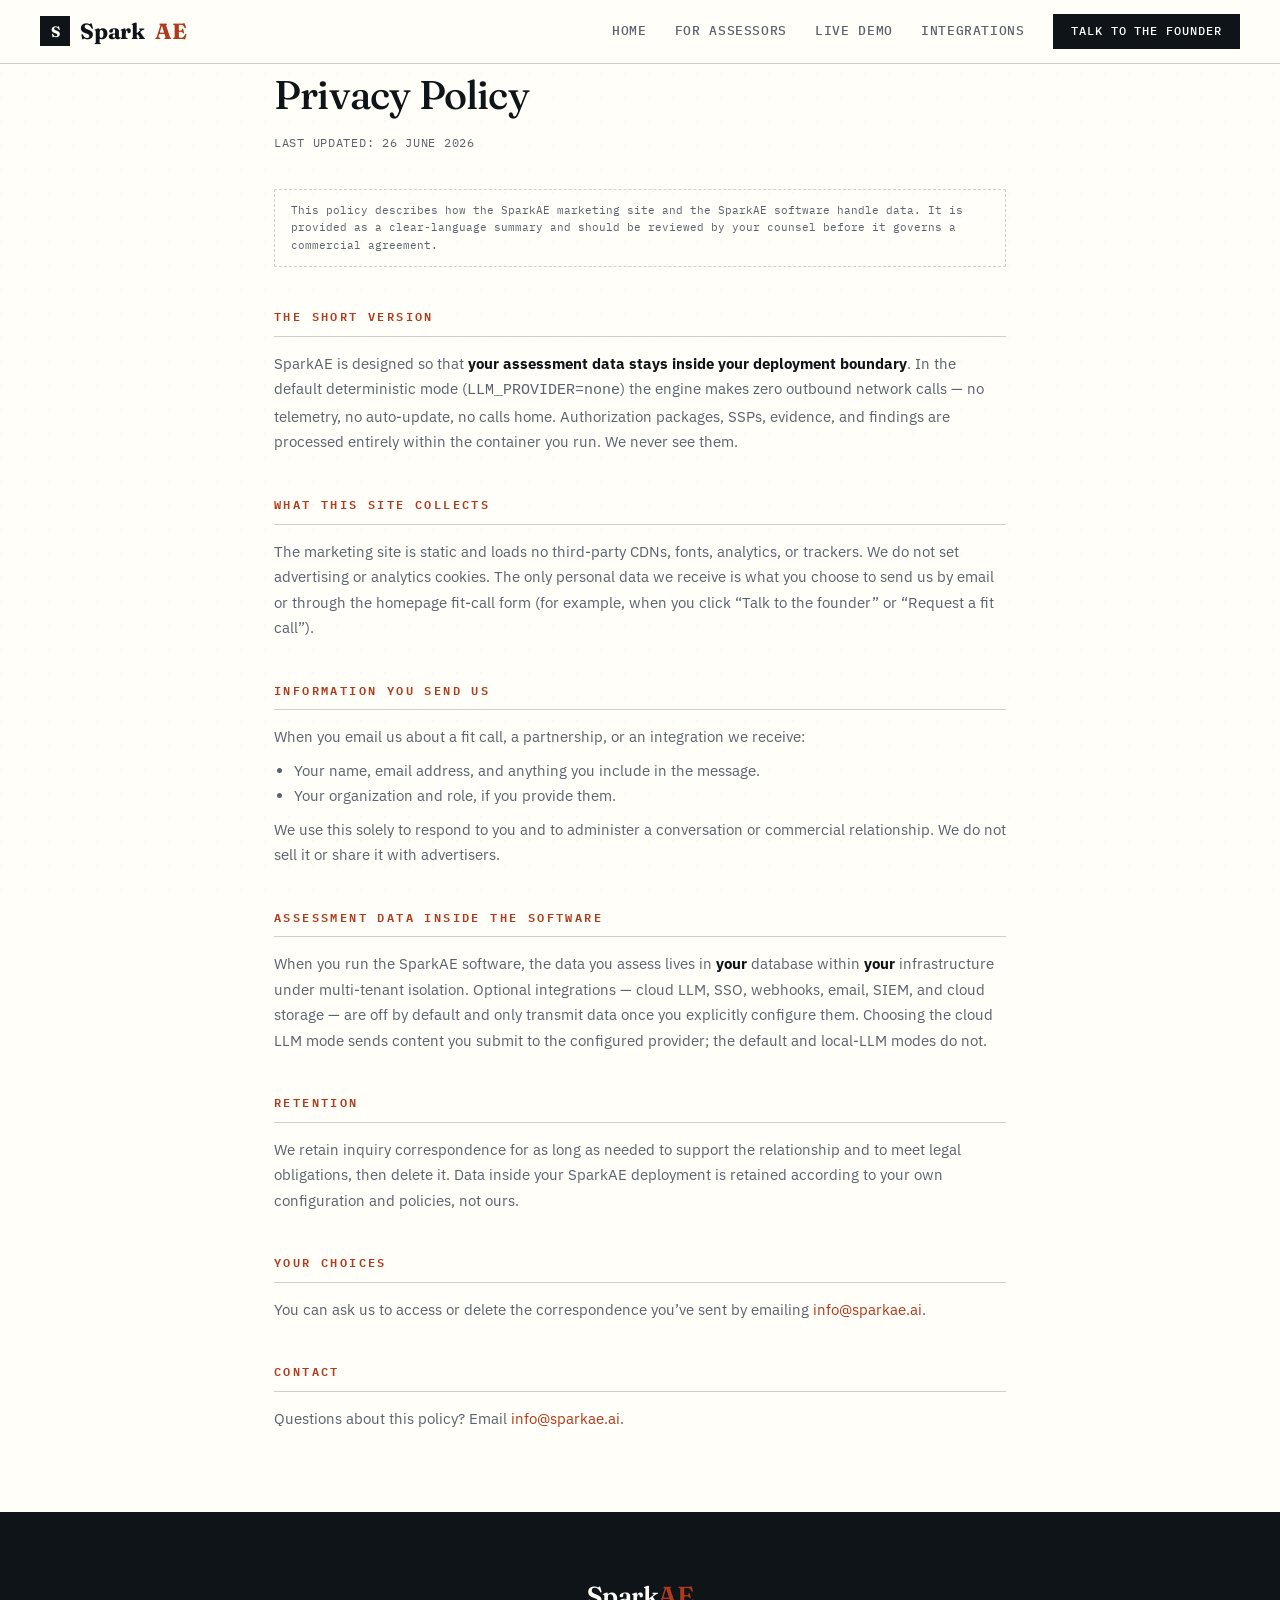
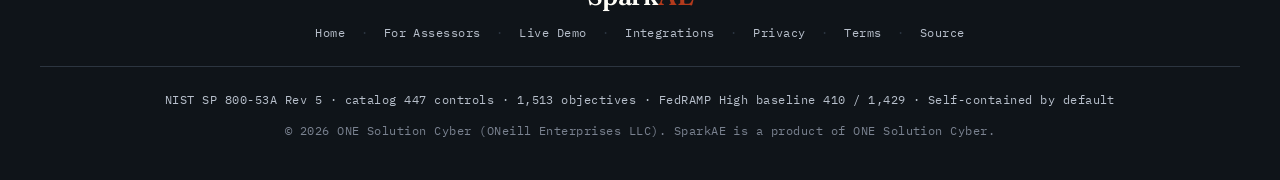
<file: privacy.html>
<!DOCTYPE html>
<html lang="en">
<head>
<meta charset="UTF-8">
<meta name="viewport" content="width=device-width, initial-scale=1.0">
<title>Privacy Policy — SparkAE</title>
<meta name="description" content="How SparkAE handles data. In the default deterministic mode the engine makes zero outbound calls and no assessment data leaves your deployment boundary.">
<link rel="canonical" href="https://sparkae.ai/privacy.html">
<link rel="icon" href="data:image/svg+xml,%3Csvg xmlns='http://www.w3.org/2000/svg' viewBox='0 0 32 32'%3E%3Crect width='32' height='32' fill='%230F1419'/%3E%3Cpath d='M16 5L25 16L16 27L7 16Z' fill='%23B23A1C'/%3E%3C/svg%3E">
<meta property="og:type" content="website">
<meta property="og:site_name" content="SparkAE">
<meta property="og:url" content="https://sparkae.ai/privacy.html">
<meta property="og:title" content="Privacy Policy — SparkAE">
<meta property="og:description" content="How SparkAE handles data. In the default deterministic mode the engine makes zero outbound calls and no assessment data leaves your deployment boundary.">
<!-- The social card is a real 1200x630 image: a link shared to LinkedIn or Slack
     otherwise renders as a bare text row. It is rendered from og-card.src.html
     in the private repository and copied into static/ here; its numbers mirror
     the homepage stat row, so a catalog change has to update both. -->
<meta property="og:image" content="https://sparkae.ai/static/og-card.png">
<meta property="og:image:type" content="image/png">
<meta property="og:image:width" content="1200">
<meta property="og:image:height" content="630">
<meta property="og:image:alt" content="SparkAE: every determination, traced to evidence. 410 controls, 1,429 objectives, FedRAMP High baseline, 7 deterministic gates.">
<meta name="twitter:card" content="summary_large_image">
<meta name="twitter:image" content="https://sparkae.ai/static/og-card.png">
<meta name="twitter:image:alt" content="SparkAE: every determination, traced to evidence. 410 controls, 1,429 objectives, FedRAMP High baseline, 7 deterministic gates.">
<meta name="twitter:title" content="Privacy Policy — SparkAE">
<meta name="twitter:description" content="How SparkAE handles data. In the default deterministic mode the engine makes zero outbound calls and no assessment data leaves your deployment boundary.">
<link rel="stylesheet" href="ae-editorial.css" integrity="sha384-LpArB623wEGstWRRsUAdaIEdseKGnJc7mC4VMyxXzHHkZIOn3+YEwJUfpv007dcZ" crossorigin="anonymous">
<style>
  .legal-wrap{max-width:780px;margin:0 auto;padding:64px 24px 80px;position:relative;z-index:2}
  .legal-wrap h1{font-family:var(--font-display);font-size:40px;font-weight:500;letter-spacing:-0.02em;margin-bottom:8px}
  .legal-wrap .updated{font-family:var(--font-mono);font-size:12px;letter-spacing:0.06em;text-transform:uppercase;color:var(--ink-soft);margin-bottom:36px}
  .legal-wrap h2{font-family:var(--font-mono);font-size:12px;letter-spacing:0.2em;text-transform:uppercase;color:var(--vermillion);border-bottom:1px solid var(--rule);padding-bottom:10px;margin:40px 0 14px}
  .legal-wrap p,.legal-wrap li{font-size:15px;line-height:1.7;color:var(--ink-soft)}
  .legal-wrap ul{padding-left:20px;margin:8px 0}
  .legal-wrap strong{color:var(--ink)}
  .legal-note{font-family:var(--font-mono);font-size:11px;line-height:1.6;color:var(--ink-soft);border:1px dashed var(--rule);padding:12px 16px;margin-bottom:36px}
</style>
</head>
<body>

<!-- ══ MASTHEAD ══ -->
<nav>
  <a href="index.html" style="text-decoration:none"><div class="logo"><div class="mark">S</div> Spark<span>AE</span></div></a>
  <div class="links">
    <a href="index.html">Home</a>
    <a href="assessors.html">For Assessors</a>
    <a href="demo-standalone.html">Live Demo</a>
    <a href="integrations.html">Integrations</a>
  </div>
  <a href="index.html#cta" class="nav-cta">Talk to the founder</a>
</nav>

<div class="legal-wrap">
  <h1>Privacy Policy</h1>
  <div class="updated">Last updated: 26 June 2026</div>

  <div class="legal-note">
    This policy describes how the SparkAE marketing site and the SparkAE
    software handle data. It is provided as a clear-language summary and
    should be reviewed by your counsel before it governs a commercial
    agreement.
  </div>

  <h2>The short version</h2>
  <p>
    SparkAE is designed so that <strong>your assessment data stays inside your
    deployment boundary</strong>. In the default deterministic mode
    (<code>LLM_PROVIDER=none</code>) the engine makes zero outbound network
    calls — no telemetry, no auto-update, no calls home. Authorization
    packages, SSPs, evidence, and findings are processed entirely within the
    container you run. We never see them.
  </p>

  <h2>What this site collects</h2>
  <p>
    The marketing site is static and loads no third-party CDNs, fonts,
    analytics, or trackers. We do not set advertising or analytics cookies.
    The only personal data we receive is what you choose to send us by email
    or through the homepage fit-call form (for example, when you click
    “Talk to the founder” or “Request a fit call”).
  </p>

  <h2>Information you send us</h2>
  <p>When you email us about a fit call, a partnership, or an integration we receive:</p>
  <ul>
    <li>Your name, email address, and anything you include in the message.</li>
    <li>Your organization and role, if you provide them.</li>
  </ul>
  <p>
    We use this solely to respond to you and to administer a conversation or
    commercial relationship. We do not sell it or share it with advertisers.
  </p>

  <h2>Assessment data inside the software</h2>
  <p>
    When you run the SparkAE software, the data you assess lives in
    <strong>your</strong> database within <strong>your</strong> infrastructure
    under multi-tenant isolation. Optional integrations — cloud LLM, SSO,
    webhooks, email, SIEM, and cloud storage — are off by default and only
    transmit data once you explicitly configure them. Choosing the cloud LLM
    mode sends content you submit to the configured provider; the default and
    local-LLM modes do not.
  </p>

  <h2>Retention</h2>
  <p>
    We retain inquiry correspondence for as long as needed to support
    the relationship and to meet legal obligations, then delete it. Data inside
    your SparkAE deployment is retained according to your own configuration and
    policies, not ours.
  </p>

  <h2>Your choices</h2>
  <p>
    You can ask us to access or delete the correspondence you’ve sent by
    emailing <a href="mailto:info@sparkae.ai">info@sparkae.ai</a>.
  </p>

  <h2>Contact</h2>
  <p>
    Questions about this policy? Email
    <a href="mailto:info@sparkae.ai">info@sparkae.ai</a>.
  </p>
</div>

<!-- ══ COLOPHON FOOTER ══ -->
<footer>
  <div class="container" style="text-align:center">
    <div class="colophon-brand">Spark<span>AE</span></div>
    <div style="margin-bottom:8px">
      <a href="index.html">Home</a>
      <span style="margin:0 8px;color:#2C3540">·</span>
      <a href="assessors.html">For Assessors</a>
      <span style="margin:0 8px;color:#2C3540">·</span>
      <a href="demo-standalone.html">Live Demo</a>
      <span style="margin:0 8px;color:#2C3540">·</span>
      <a href="integrations.html">Integrations</a>
      <span style="margin:0 8px;color:#2C3540">·</span>
      <a href="privacy.html">Privacy</a>
      <span style="margin:0 8px;color:#2C3540">·</span>
      <a href="terms.html">Terms</a>
      <span style="margin:0 8px;color:#2C3540">·</span>
      <a href="https://github.com/Sprk-0/sparkae-engine" rel="noopener">Source</a>
    </div>
    <div class="foot-rule"></div>
    <div>NIST SP 800-53A Rev 5 · catalog 447 controls · 1,513 objectives · FedRAMP High baseline 410 / 1,429 · Self-contained by default</div>
    <div style="margin-top:12px;color:#7A8290">© 2026 ONE Solution Cyber (ONeill Enterprises LLC). SparkAE is a product of ONE Solution Cyber.</div>
  </div>
</footer>
</body>
</html>
</file>
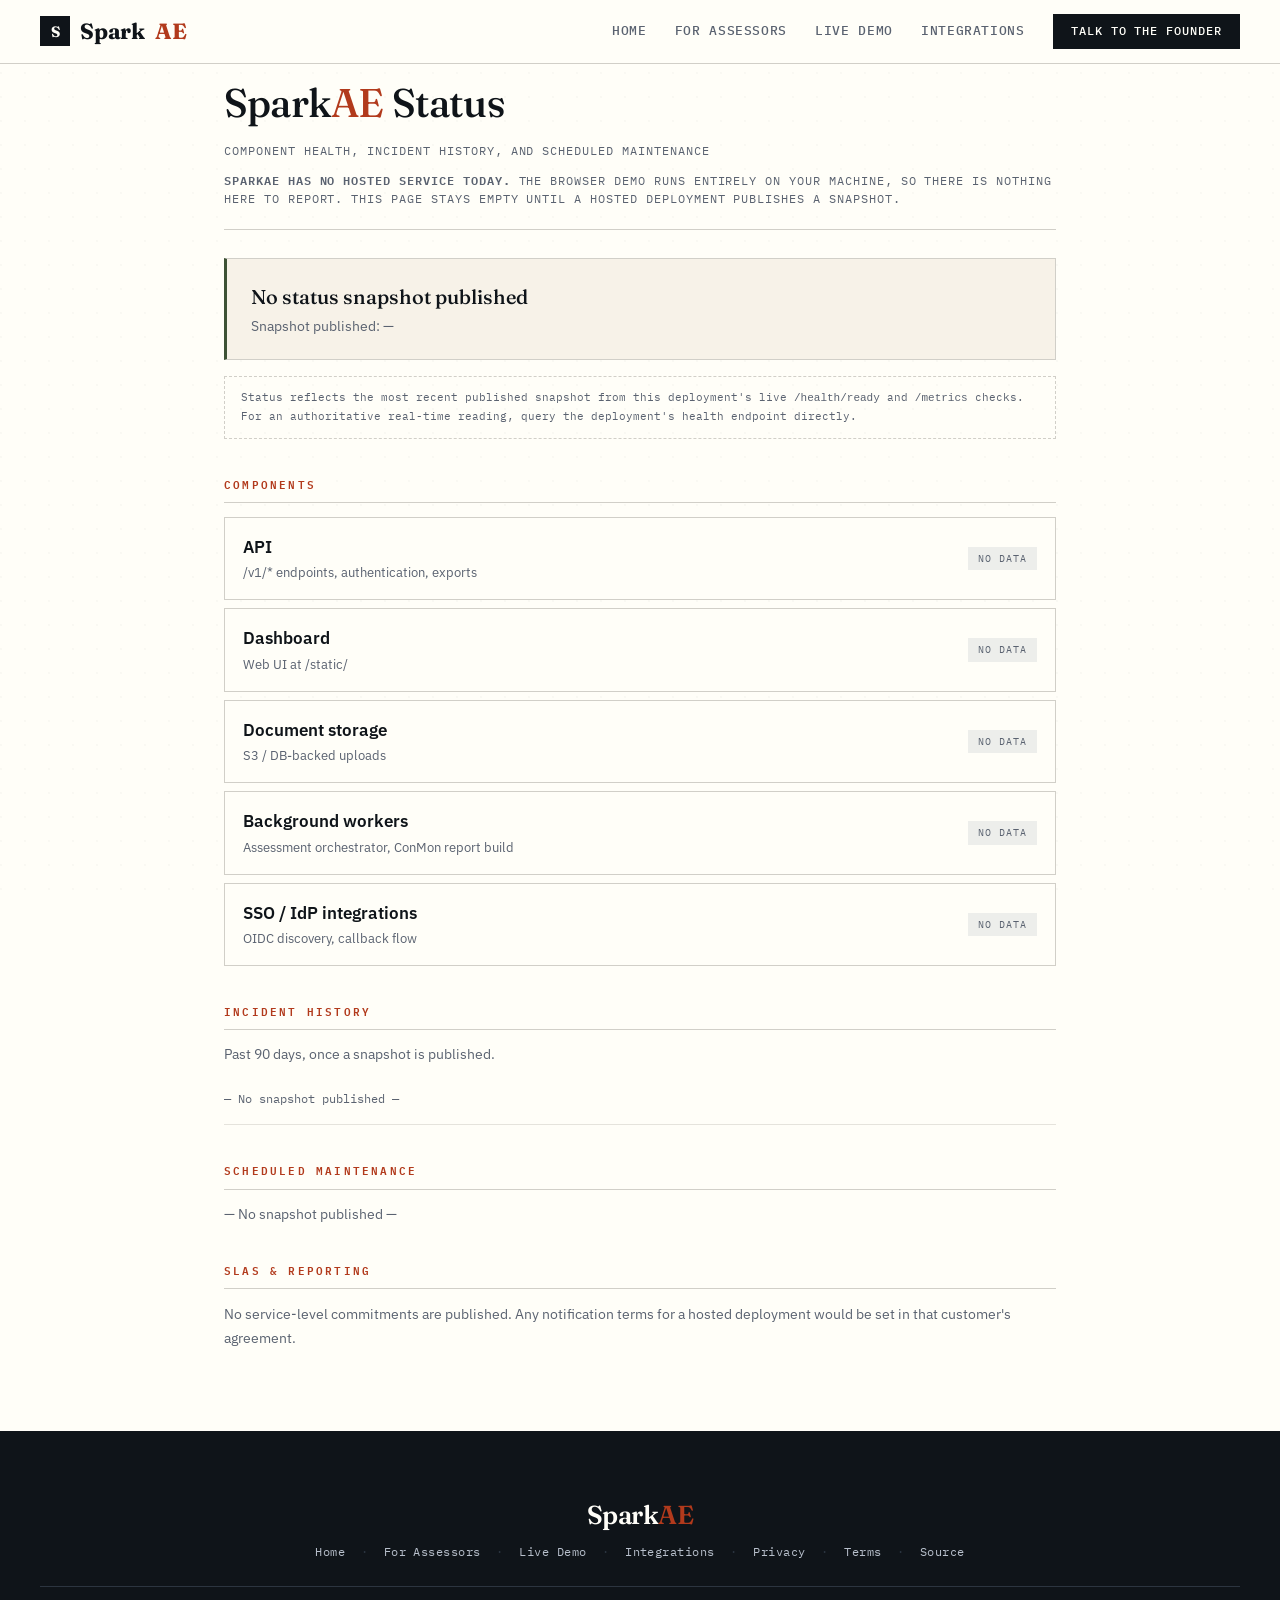
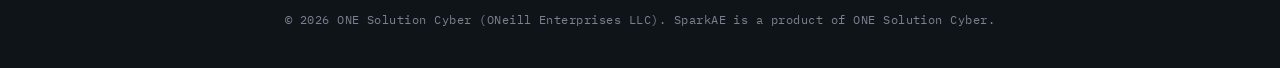
<file: status.html>
<!DOCTYPE html>
<html lang="en">
<head>
<meta charset="UTF-8">
<meta name="viewport" content="width=device-width, initial-scale=1.0">
<title>SparkAE — Service Status</title>
<meta name="description" content="Service status for SparkAE. Component health, incident history, and scheduled maintenance, published from each deployment's live health checks.">
<meta name="robots" content="noindex">
<link rel="canonical" href="https://sparkae.ai/status.html">
<link rel="icon" href="data:image/svg+xml,%3Csvg xmlns='http://www.w3.org/2000/svg' viewBox='0 0 32 32'%3E%3Crect width='32' height='32' fill='%230F1419'/%3E%3Cpath d='M16 5L25 16L16 27L7 16Z' fill='%23B23A1C'/%3E%3C/svg%3E">
<!-- Open Graph / social cards -->
<meta property="og:type" content="website">
<meta property="og:site_name" content="SparkAE">
<meta property="og:url" content="https://sparkae.ai/status.html">
<meta property="og:title" content="SparkAE — Service Status">
<meta property="og:description" content="Component health, incident history, and scheduled maintenance, published from each deployment's live health checks.">
<!-- The social card is a real 1200x630 image: a link shared to LinkedIn or Slack
     otherwise renders as a bare text row. It is rendered from og-card.src.html
     in the private repository and copied into static/ here; its numbers mirror
     the homepage stat row, so a catalog change has to update both. -->
<meta property="og:image" content="https://sparkae.ai/static/og-card.png">
<meta property="og:image:type" content="image/png">
<meta property="og:image:width" content="1200">
<meta property="og:image:height" content="630">
<meta property="og:image:alt" content="SparkAE: every determination, traced to evidence. 410 controls, 1,429 objectives, FedRAMP High baseline, 7 deterministic gates.">
<meta name="twitter:card" content="summary_large_image">
<meta name="twitter:image" content="https://sparkae.ai/static/og-card.png">
<meta name="twitter:image:alt" content="SparkAE: every determination, traced to evidence. 410 controls, 1,429 objectives, FedRAMP High baseline, 7 deterministic gates.">
<meta name="twitter:title" content="SparkAE — Service Status">
<meta name="twitter:description" content="Component health, incident history, and scheduled maintenance, published from each deployment's live health checks.">
<link rel="stylesheet" href="ae-editorial.css" integrity="sha384-LpArB623wEGstWRRsUAdaIEdseKGnJc7mC4VMyxXzHHkZIOn3+YEwJUfpv007dcZ" crossorigin="anonymous">
<style>
  body { background: var(--paper); }
  .status-wrap { max-width: 880px; margin: 0 auto; padding: 72px 24px 80px; position: relative; z-index: 2; }
  /* The fixed nav is two rows on a phone (see ae-editorial.css); clear it. */
  @media (max-width:900px) { .status-wrap { padding-top: 120px; } }
  .status-head { border-bottom: 1px solid var(--rule); padding-bottom: 20px; margin-bottom: 28px; }
  .status-head h1 { font-family: var(--font-display); font-weight: 500; font-size: 40px; letter-spacing: -0.02em; color: var(--ink); }
  .status-head h1 span { color: var(--vermillion); }
  .status-head .subtitle { font-family: var(--font-mono); font-size: 12px; letter-spacing: 0.08em; text-transform: uppercase; color: var(--ink-soft); margin-top: 8px; }
  .summary { padding: 22px 24px; border: 1px solid var(--rule); border-left: 3px solid var(--moss); background: var(--paper-warm); margin-bottom: 16px; }
  .summary h2 { font-family: var(--font-display); font-weight: 500; font-size: 20px; color: var(--ink); margin-bottom: 4px; }
  .summary p { font-size: 14px; color: var(--ink-soft); margin: 0; }
  .placeholder-note { font-family: var(--font-mono); font-size: 11px; line-height: 1.6; color: var(--ink-soft); border: 1px dashed var(--rule); padding: 12px 16px; margin-bottom: 36px; }
  .status-section { margin-top: 36px; }
  .status-section > h2 { font-family: var(--font-mono); font-size: 11px; letter-spacing: 0.2em; text-transform: uppercase; color: var(--vermillion); border-bottom: 1px solid var(--rule); padding-bottom: 10px; margin-bottom: 14px; }
  .component { display: flex; justify-content: space-between; align-items: center; padding: 16px 18px; border: 1px solid var(--rule); margin-bottom: 8px; background: var(--paper); }
  .component-name { font-weight: 600; color: var(--ink); }
  .component-detail { color: var(--ink-soft); font-size: 13px; margin-top: 3px; }
  .badge { font-family: var(--font-mono); font-size: 10px; letter-spacing: 0.1em; text-transform: uppercase; padding: 4px 10px; }
  .badge.operational { background: rgba(61,82,53,0.15); color: var(--moss); }
  .badge.degraded { background: rgba(212,160,23,0.15); color: var(--amber); }
  .badge.outage { background: rgba(178,58,28,0.12); color: var(--vermillion); }
  .badge.unknown { background: rgba(136,146,160,0.15); color: var(--ink-soft); }
  .incident { padding: 16px 0; border-bottom: 1px solid var(--rule-soft); }
  .incident-meta { color: var(--ink-soft); font-family: var(--font-mono); font-size: 12px; }
</style>
</head>
<body>
<nav>
  <a href="index.html" style="text-decoration:none"><div class="logo"><div class="mark">S</div> Spark<span>AE</span></div></a>
  <div class="links">
    <a href="index.html">Home</a>
    <a href="assessors.html">For Assessors</a>
    <a href="demo-standalone.html">Live Demo</a>
    <a href="integrations.html">Integrations</a>
  </div>
  <a href="index.html#cta" class="nav-cta">Talk to the founder</a>
</nav>

<div class="status-wrap">
  <header class="status-head">
    <h1>Spark<span>AE</span> Status</h1>
    <p class="subtitle">Component health, incident history, and scheduled maintenance</p>
    <p class="subtitle" style="margin-top:10px"><strong>SparkAE has no hosted service today.</strong> The browser demo runs entirely on your machine, so there is nothing here to report. This page stays empty until a hosted deployment publishes a snapshot.</p>
  </header>

  <div class="summary">
    <h2 id="summary-head">No status snapshot published</h2>
    <p>Snapshot published: <span id="last-checked">—</span></p>
  </div>

  <!--
    This page is a static reference. In production it is populated by a
    periodic polling agent against the deployment's ``/health/ready`` and
    ``/metrics`` endpoints; the agent writes a generated ``status-data.json``
    next to this file and the values below reflect that last published
    snapshot — they are not a live, in-browser health probe. Polling cadence
    is documented in the private product repository's incident-response runbook
    (not published; the SLAs it sets are reproduced below).
  -->
  <div class="placeholder-note">
    Status reflects the most recent published snapshot from this deployment's
    live <code>/health/ready</code> and <code>/metrics</code> checks. For an
    authoritative real-time reading, query the deployment's health endpoint
    directly.
  </div>

  <div class="status-section">
    <h2>Components</h2>

    <div class="component">
      <div>
        <div class="component-name">API</div>
        <div class="component-detail">/v1/* endpoints, authentication, exports</div>
      </div>
      <span class="badge unknown" data-component="api">No data</span>
    </div>

    <div class="component">
      <div>
        <div class="component-name">Dashboard</div>
        <div class="component-detail">Web UI at /static/</div>
      </div>
      <span class="badge unknown" data-component="dashboard">No data</span>
    </div>

    <div class="component">
      <div>
        <div class="component-name">Document storage</div>
        <div class="component-detail">S3 / DB-backed uploads</div>
      </div>
      <span class="badge unknown" data-component="document-storage">No data</span>
    </div>

    <div class="component">
      <div>
        <div class="component-name">Background workers</div>
        <div class="component-detail">Assessment orchestrator, ConMon report build</div>
      </div>
      <span class="badge unknown" data-component="background-workers">No data</span>
    </div>

    <div class="component">
      <div>
        <div class="component-name">SSO / IdP integrations</div>
        <div class="component-detail">OIDC discovery, callback flow</div>
      </div>
      <span class="badge unknown" data-component="sso">No data</span>
    </div>
  </div>

  <div class="status-section">
    <h2>Incident history</h2>
    <p style="color:var(--ink-soft);font-size:14px;margin-bottom:8px">Past 90 days, once a snapshot is published.</p>
    <div id="incident-list">
      <div class="incident">
        <div class="incident-meta">— No snapshot published —</div>
      </div>
    </div>
  </div>

  <div class="status-section">
    <h2>Scheduled maintenance</h2>
    <div id="maintenance-list">
      <p style="color:var(--ink-soft);font-size:14px">— No snapshot published —</p>
    </div>
  </div>

  <div class="status-section">
    <h2>SLAs &amp; reporting</h2>
    <p style="color:var(--ink-soft);font-size:14px;line-height:1.7">
      No service-level commitments are published. Any notification terms for a
      hosted deployment would be set in that customer's agreement.
    </p>
  </div>

</div>

<footer>
  <div class="container" style="text-align:center">
    <div class="colophon-brand">Spark<span>AE</span></div>
    <div style="margin-bottom:8px">
      <a href="index.html">Home</a>
      <span style="margin:0 8px;color:#2C3540">·</span>
      <a href="assessors.html">For Assessors</a>
      <span style="margin:0 8px;color:#2C3540">·</span>
      <a href="demo-standalone.html">Live Demo</a>
      <span style="margin:0 8px;color:#2C3540">·</span>
      <a href="integrations.html">Integrations</a>
      <span style="margin:0 8px;color:#2C3540">·</span>
      <a href="privacy.html">Privacy</a>
      <span style="margin:0 8px;color:#2C3540">·</span>
      <a href="terms.html">Terms</a>
      <span style="margin:0 8px;color:#2C3540">·</span>
      <a href="https://github.com/Sprk-0/sparkae-engine" rel="noopener">Source</a>
    </div>
    <div class="foot-rule"></div>
    <div style="margin-top:12px;color:#7A8290">© 2026 ONE Solution Cyber (ONeill Enterprises LLC). SparkAE is a product of ONE Solution Cyber.</div>
  </div>
</footer>

<script>
// Component state and the snapshot timestamp both come from the generated
// status-data.json the polling agent publishes next to this page — never from
// the viewer's clock, and never from markup. The page ships every component
// as "No data"; a badge only turns green because a real snapshot said so.
// A missing or malformed file therefore reads as "we don't know", which is
// the honest default for a status page.
const STATES = {operational: 'Operational', degraded: 'Degraded', outage: 'Outage'};

fetch('status-data.json', {cache: 'no-store'})
  .then(r => (r.ok ? r.json() : null))
  .then(data => {
    if (!data) return;

    const ts = data.published_at || data.generated_at || data.timestamp || data.last_checked;
    if (ts) {
      const d = new Date(ts);
      document.getElementById('last-checked').textContent =
        isNaN(d.getTime()) ? String(ts) : d.toUTCString();
      document.getElementById('summary-head').textContent = 'Status snapshot published';
    }

    const components = data.components || {};
    document.querySelectorAll('[data-component]').forEach(el => {
      const state = components[el.dataset.component];
      if (!STATES[state]) return;          // unknown key or absent → leave "No data"
      el.className = 'badge ' + state;
      el.textContent = STATES[state];
    });

    // Incidents and maintenance come from the same snapshot. Leaving the seed
    // markup in place would let a snapshot that DOES report an incident still
    // render "No incidents reported" — a successful poll silently claiming a
    // clean history is worse than publishing nothing.
    if (ts) {
      renderList('incident-list', data.incidents, 'No incidents reported in the last 90 days',
        i => '<div class="incident">' +
               '<div><strong>' + esc(i.title || 'Incident') + '</strong>' +
               (i.status ? ' — ' + esc(i.status) : '') + '</div>' +
               '<div class="incident-meta">' + esc(i.started_at || '') +
               (i.resolved_at ? ' → ' + esc(i.resolved_at) : '') +
               (i.impact ? ' · ' + esc(i.impact) : '') + '</div>' +
               (i.summary ? '<div style="font-size:13px;margin-top:6px">' + esc(i.summary) + '</div>' : '') +
             '</div>');

      renderList('maintenance-list', data.maintenance, 'No maintenance scheduled',
        m => '<div class="incident">' +
               '<div><strong>' + esc(m.title || 'Scheduled maintenance') + '</strong></div>' +
               '<div class="incident-meta">' + esc(m.scheduled_for || m.window || '') +
               (m.expected_impact ? ' · ' + esc(m.expected_impact) : '') + '</div>' +
             '</div>');
    }
  })
  .catch(() => {});

// Snapshot fields are rendered as text, never as markup: the file is written by
// a polling agent and may carry operator-authored incident prose.
function esc(v) {
  return String(v == null ? '' : v).replace(/[&<>"']/g, c => (
    {'&': '&amp;', '<': '&lt;', '>': '&gt;', '"': '&quot;', "'": '&#39;'}[c]
  ));
}

// An empty array is a positive statement ("we looked, there were none"); a
// missing key is not, and keeps the no-snapshot wording.
function renderList(id, items, emptyText, render) {
  const el = document.getElementById(id);
  if (!el || !Array.isArray(items)) return;
  el.innerHTML = items.length
    ? items.map(render).join('')
    : '<div class="incident"><div class="incident-meta">— ' + emptyText + ' —</div></div>';
}
</script>
</body>
</html>
</file>
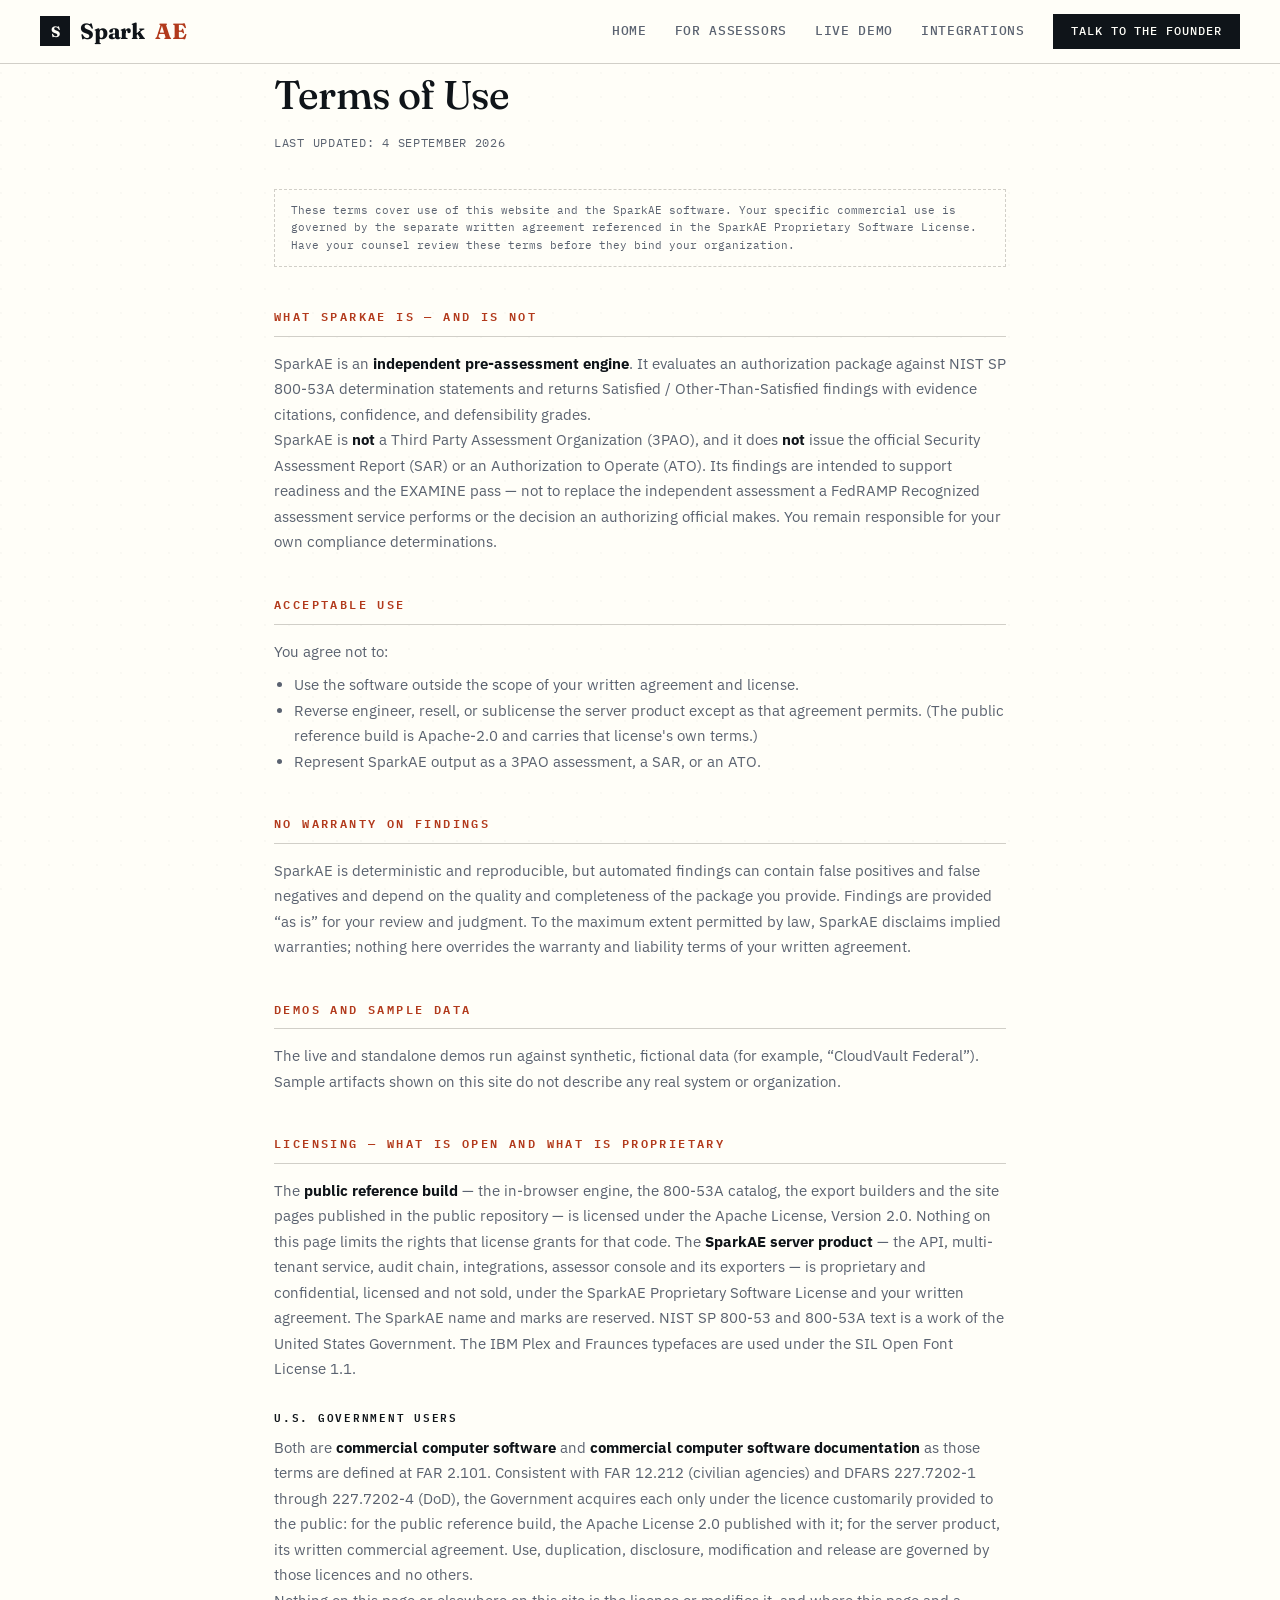
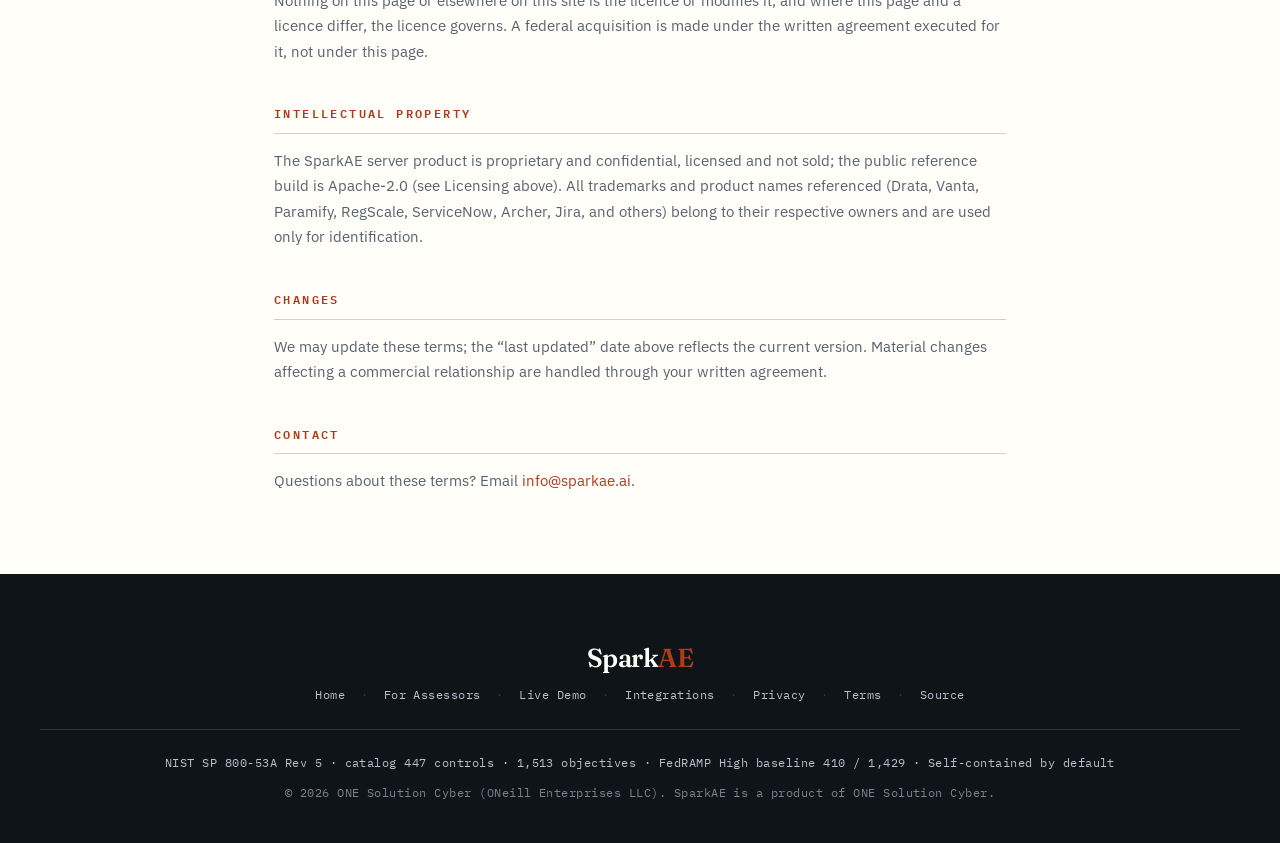
<file: terms.html>
<!DOCTYPE html>
<html lang="en">
<head>
<meta charset="UTF-8">
<meta name="viewport" content="width=device-width, initial-scale=1.0">
<title>Terms of Use — SparkAE</title>
<meta name="description" content="Terms of use for the SparkAE site and software. SparkAE is an independent pre-assessment engine — not a 3PAO, and not a source of an Authorization to Operate.">
<link rel="canonical" href="https://sparkae.ai/terms.html">
<link rel="icon" href="data:image/svg+xml,%3Csvg xmlns='http://www.w3.org/2000/svg' viewBox='0 0 32 32'%3E%3Crect width='32' height='32' fill='%230F1419'/%3E%3Cpath d='M16 5L25 16L16 27L7 16Z' fill='%23B23A1C'/%3E%3C/svg%3E">
<meta property="og:type" content="website">
<meta property="og:site_name" content="SparkAE">
<meta property="og:url" content="https://sparkae.ai/terms.html">
<meta property="og:title" content="Terms of Use — SparkAE">
<meta property="og:description" content="Terms of use for the SparkAE site and software. SparkAE is an independent pre-assessment engine — not a 3PAO, and not a source of an Authorization to Operate.">
<!-- The social card is a real 1200x630 image: a link shared to LinkedIn or Slack
     otherwise renders as a bare text row. It is rendered from og-card.src.html
     in the private repository and copied into static/ here; its numbers mirror
     the homepage stat row, so a catalog change has to update both. -->
<meta property="og:image" content="https://sparkae.ai/static/og-card.png">
<meta property="og:image:type" content="image/png">
<meta property="og:image:width" content="1200">
<meta property="og:image:height" content="630">
<meta property="og:image:alt" content="SparkAE: every determination, traced to evidence. 410 controls, 1,429 objectives, FedRAMP High baseline, 7 deterministic gates.">
<meta name="twitter:card" content="summary_large_image">
<meta name="twitter:image" content="https://sparkae.ai/static/og-card.png">
<meta name="twitter:image:alt" content="SparkAE: every determination, traced to evidence. 410 controls, 1,429 objectives, FedRAMP High baseline, 7 deterministic gates.">
<meta name="twitter:title" content="Terms of Use — SparkAE">
<meta name="twitter:description" content="Terms of use for the SparkAE site and software. SparkAE is an independent pre-assessment engine — not a 3PAO, and not a source of an Authorization to Operate.">
<link rel="stylesheet" href="ae-editorial.css" integrity="sha384-LpArB623wEGstWRRsUAdaIEdseKGnJc7mC4VMyxXzHHkZIOn3+YEwJUfpv007dcZ" crossorigin="anonymous">
<style>
  .legal-wrap{max-width:780px;margin:0 auto;padding:64px 24px 80px;position:relative;z-index:2}
  .legal-wrap h1{font-family:var(--font-display);font-size:40px;font-weight:500;letter-spacing:-0.02em;margin-bottom:8px}
  .legal-wrap .updated{font-family:var(--font-mono);font-size:12px;letter-spacing:0.06em;text-transform:uppercase;color:var(--ink-soft);margin-bottom:36px}
  .legal-wrap h2{font-family:var(--font-mono);font-size:12px;letter-spacing:0.2em;text-transform:uppercase;color:var(--vermillion);border-bottom:1px solid var(--rule);padding-bottom:10px;margin:40px 0 14px}
  .legal-wrap h3{font-family:var(--font-mono);font-size:11px;letter-spacing:0.16em;text-transform:uppercase;color:var(--ink);margin:26px 0 10px}
  .legal-wrap p,.legal-wrap li{font-size:15px;line-height:1.7;color:var(--ink-soft)}
  .legal-wrap ul{padding-left:20px;margin:8px 0}
  .legal-wrap strong{color:var(--ink)}
  .legal-note{font-family:var(--font-mono);font-size:11px;line-height:1.6;color:var(--ink-soft);border:1px dashed var(--rule);padding:12px 16px;margin-bottom:36px}
</style>
</head>
<body>

<!-- ══ MASTHEAD ══ -->
<nav>
  <a href="index.html" style="text-decoration:none"><div class="logo"><div class="mark">S</div> Spark<span>AE</span></div></a>
  <div class="links">
    <a href="index.html">Home</a>
    <a href="assessors.html">For Assessors</a>
    <a href="demo-standalone.html">Live Demo</a>
    <a href="integrations.html">Integrations</a>
  </div>
  <a href="index.html#cta" class="nav-cta">Talk to the founder</a>
</nav>

<div class="legal-wrap">
  <h1>Terms of Use</h1>
  <div class="updated">Last updated: 4 September 2026</div>

  <div class="legal-note">
    These terms cover use of this website and the SparkAE software. Your
    specific commercial use is governed by the separate written agreement
    referenced in the SparkAE Proprietary Software License. Have your counsel
    review these terms before they bind your organization.
  </div>

  <h2>What SparkAE is — and is not</h2>
  <p>
    SparkAE is an <strong>independent pre-assessment engine</strong>. It
    evaluates an authorization package against NIST SP 800-53A determination
    statements and returns Satisfied / Other-Than-Satisfied findings with
    evidence citations, confidence, and defensibility grades.
  </p>
  <p>
    SparkAE is <strong>not</strong> a Third Party Assessment Organization
    (3PAO), and it does <strong>not</strong> issue the official Security
    Assessment Report (SAR) or an Authorization to Operate (ATO). Its findings
    are intended to support readiness and the EXAMINE pass — not to replace the
    independent assessment a FedRAMP Recognized assessment service performs or the decision an
    authorizing official makes. You remain responsible for your own compliance
    determinations.
  </p>

  <h2>Acceptable use</h2>
  <p>You agree not to:</p>
  <ul>
    <li>Use the software outside the scope of your written agreement and license.</li>
    <li>Reverse engineer, resell, or sublicense the server product except as that agreement permits. (The public reference build is Apache-2.0 and carries that license's own terms.)</li>
    <li>Represent SparkAE output as a 3PAO assessment, a SAR, or an ATO.</li>
  </ul>

  <h2>No warranty on findings</h2>
  <p>
    SparkAE is deterministic and reproducible, but automated findings can
    contain false positives and false negatives and depend on the quality and
    completeness of the package you provide. Findings are provided “as is” for
    your review and judgment. To the maximum extent permitted by law, SparkAE
    disclaims implied warranties; nothing here overrides the warranty and
    liability terms of your written agreement.
  </p>

  <h2>Demos and sample data</h2>
  <p>
    The live and standalone demos run against synthetic, fictional data
    (for example, “CloudVault Federal”). Sample artifacts shown on this site do
    not describe any real system or organization.
  </p>

  <h2>Licensing — what is open and what is proprietary</h2>
  <p>
    The <strong>public reference build</strong> — the in-browser engine, the
    800-53A catalog, the export builders and the site pages published in the
    public repository — is licensed under the Apache License, Version 2.0.
    Nothing on this page limits the rights that license grants for that code.
    The <strong>SparkAE server product</strong> — the API, multi-tenant service,
    audit chain, integrations, assessor console and its exporters — is
    proprietary and confidential, licensed and not sold, under the SparkAE
    Proprietary Software License and your written agreement. The SparkAE name
    and marks are reserved. NIST SP 800-53 and 800-53A text is a work of the
    United States Government. The IBM Plex and Fraunces typefaces are used
    under the SIL Open Font License 1.1.
  </p>

  <h3>U.S. Government users</h3>
  <p>
    Both are <strong>commercial computer software</strong> and
    <strong>commercial computer software documentation</strong> as those terms
    are defined at FAR 2.101. Consistent with FAR 12.212 (civilian agencies) and
    DFARS 227.7202-1 through 227.7202-4 (DoD), the Government acquires each only
    under the licence customarily provided to the public: for the public
    reference build, the Apache License 2.0 published with it; for the server
    product, its written commercial agreement. Use, duplication, disclosure,
    modification and release are governed by those licences and no others.
  </p>
  <p>
    Nothing on this page or elsewhere on this site is the licence or modifies
    it, and where this page and a licence differ, the licence governs. A federal
    acquisition is made under the written agreement executed for it, not under
    this page.
  </p>

  <h2>Intellectual property</h2>
  <p>
    The SparkAE server product is proprietary and confidential, licensed and not sold; the public reference build is Apache-2.0 (see Licensing above). All
    trademarks and product names referenced (Drata, Vanta, Paramify, RegScale,
    ServiceNow, Archer, Jira, and others) belong to their respective owners and
    are used only for identification.
  </p>

  <h2>Changes</h2>
  <p>
    We may update these terms; the “last updated” date above reflects the
    current version. Material changes affecting a commercial relationship are
    handled through your written agreement.
  </p>

  <h2>Contact</h2>
  <p>
    Questions about these terms? Email
    <a href="mailto:info@sparkae.ai">info@sparkae.ai</a>.
  </p>
</div>

<!-- ══ COLOPHON FOOTER ══ -->
<footer>
  <div class="container" style="text-align:center">
    <div class="colophon-brand">Spark<span>AE</span></div>
    <div style="margin-bottom:8px">
      <a href="index.html">Home</a>
      <span style="margin:0 8px;color:#2C3540">·</span>
      <a href="assessors.html">For Assessors</a>
      <span style="margin:0 8px;color:#2C3540">·</span>
      <a href="demo-standalone.html">Live Demo</a>
      <span style="margin:0 8px;color:#2C3540">·</span>
      <a href="integrations.html">Integrations</a>
      <span style="margin:0 8px;color:#2C3540">·</span>
      <a href="privacy.html">Privacy</a>
      <span style="margin:0 8px;color:#2C3540">·</span>
      <a href="terms.html">Terms</a>
      <span style="margin:0 8px;color:#2C3540">·</span>
      <a href="https://github.com/Sprk-0/sparkae-engine" rel="noopener">Source</a>
    </div>
    <div class="foot-rule"></div>
    <div>NIST SP 800-53A Rev 5 · catalog 447 controls · 1,513 objectives · FedRAMP High baseline 410 / 1,429 · Self-contained by default</div>
    <div style="margin-top:12px;color:#7A8290">© 2026 ONE Solution Cyber (ONeill Enterprises LLC). SparkAE is a product of ONE Solution Cyber.</div>
  </div>
</footer>
</body>
</html>
</file>
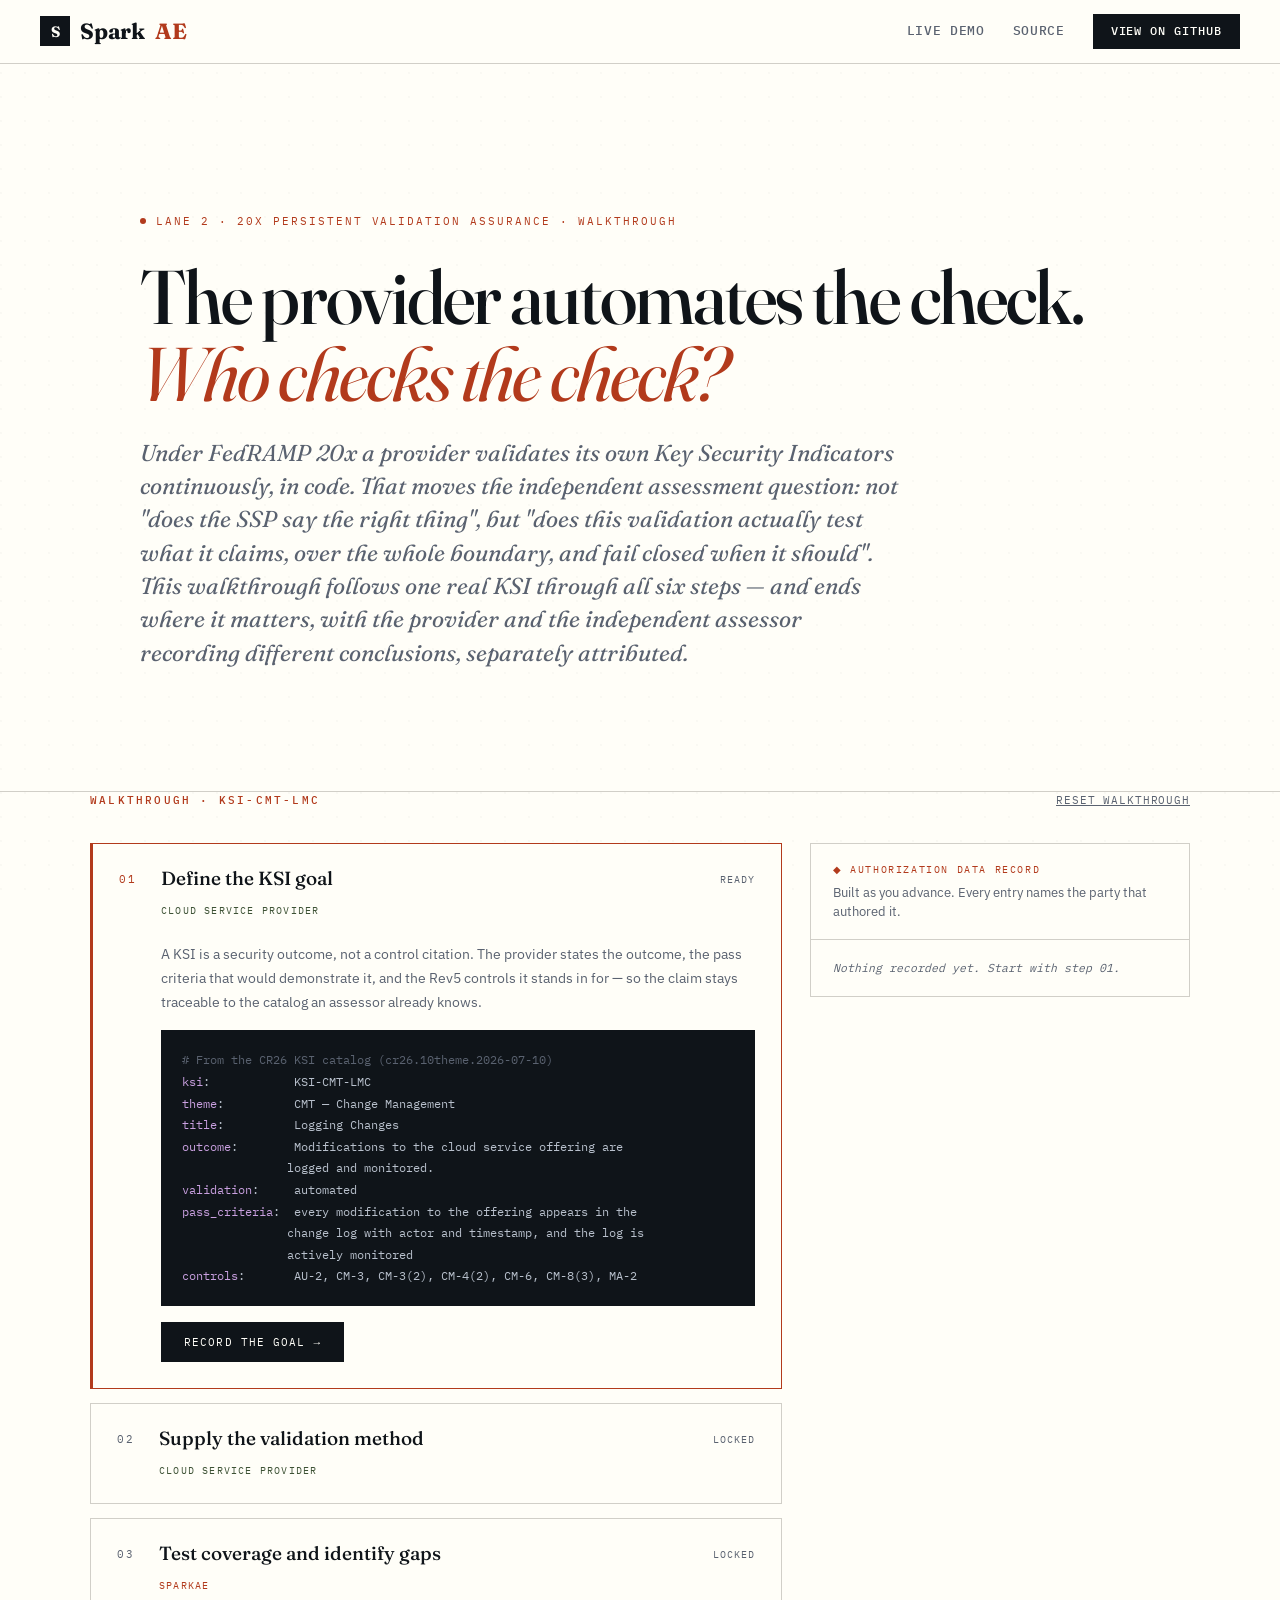
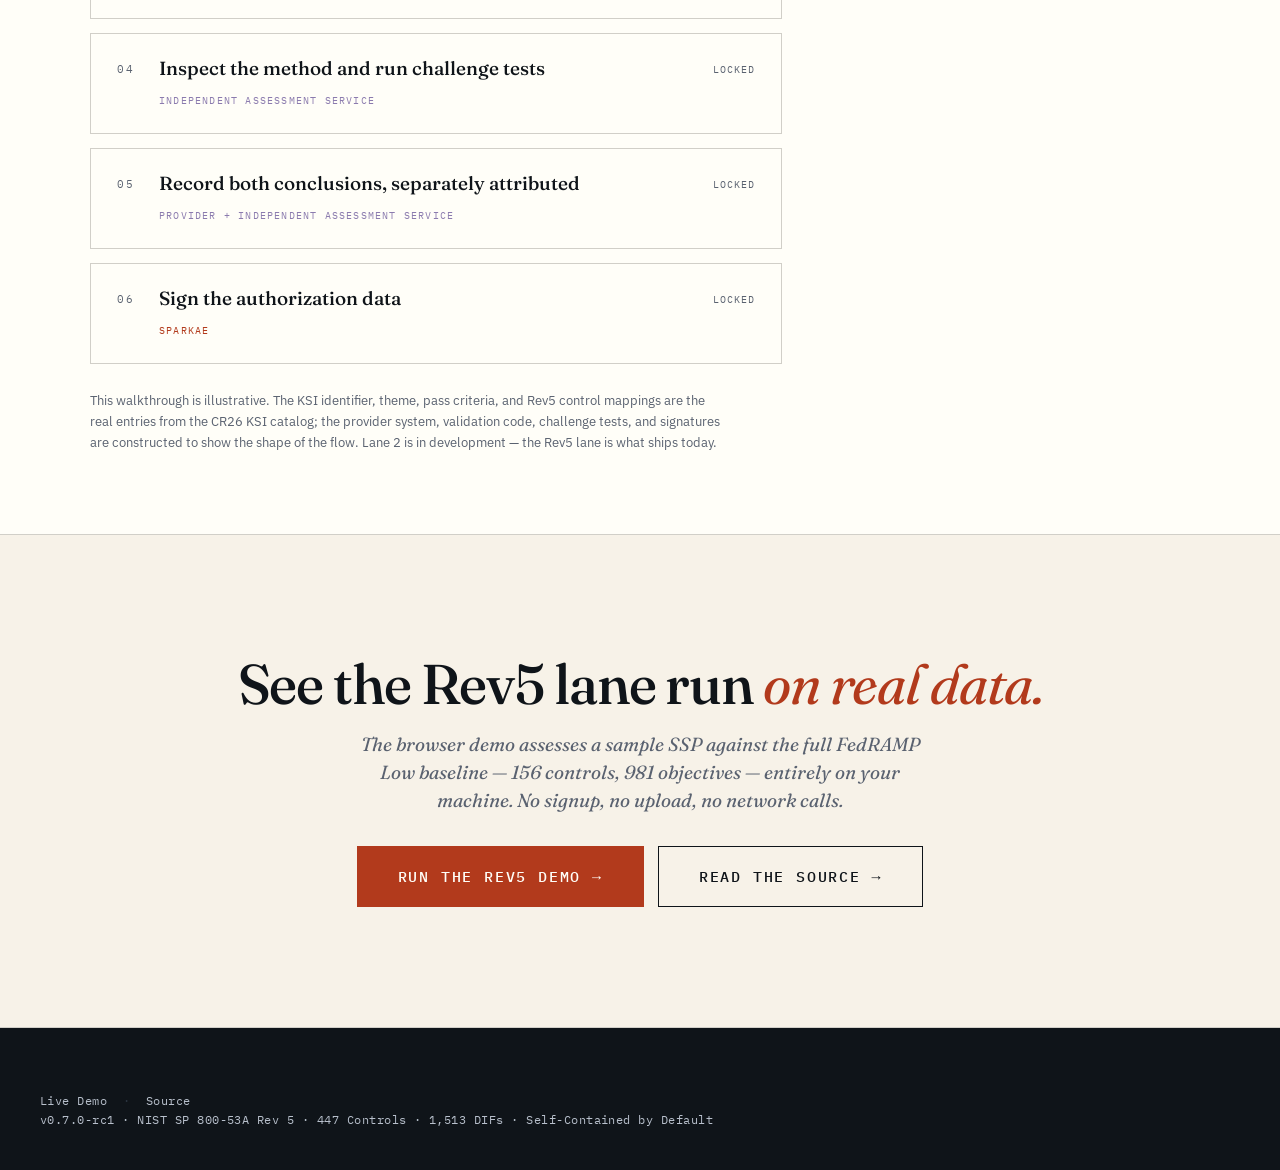
<file: demo/demo-20x.html>
<!DOCTYPE html>
<html lang="en">
<head>
<meta charset="UTF-8">
<meta name="viewport" content="width=device-width, initial-scale=1.0">
<title>SparkAE — 20x Persistent Validation Assurance Walkthrough</title>
<meta name="description" content="A six-step walkthrough of FedRAMP 20x validation assurance: a provider defines a KSI and its validation method, SparkAE tests coverage, and an independent assessment service runs challenge tests — with provider and assessor conclusions separately attributed.">
<link rel="canonical" href="https://deploy-preview-954--sparkae.netlify.app/demo-20x.html">
<link rel="icon" href="data:image/svg+xml,%3Csvg xmlns='http://www.w3.org/2000/svg' viewBox='0 0 32 32'%3E%3Crect width='32' height='32' fill='%230F1419'/%3E%3Cpath d='M16 5L25 16L16 27L7 16Z' fill='%23B23A1C'/%3E%3C/svg%3E">
<!-- Open Graph / social cards -->
<meta property="og:type" content="website">
<meta property="og:site_name" content="SparkAE">
<meta property="og:url" content="https://deploy-preview-954--sparkae.netlify.app/demo-20x.html">
<meta property="og:title" content="SparkAE — 20x Persistent Validation Assurance Walkthrough">
<meta property="og:description" content="Providers prove. Independent assessors verify. A six-step walkthrough of how a KSI validation method is defined, coverage-tested, independently challenged, and signed.">
<meta name="twitter:card" content="summary">
<meta name="twitter:title" content="SparkAE — 20x Persistent Validation Assurance Walkthrough">
<meta name="twitter:description" content="Providers prove. Independent assessors verify. A six-step walkthrough of KSI validation assurance.">
<link rel="stylesheet" href="ae-editorial.css">
<style>
/* ── 20x walkthrough page-specific components (editorial tokens only) ── */
.wt-wrap{max-width:1180px;margin:0 auto;padding:0 40px}
.wt-layout{display:grid;grid-template-columns:minmax(0,1fr) minmax(0,380px);gap:28px;align-items:start}
.wt-layout > *{min-width:0}

/* Stage list */
.stage{min-width:0;border:1px solid var(--rule);background:var(--paper);margin-bottom:14px;transition:border-color .25s,background .25s}
.stage.active{border-color:var(--vermillion);border-left:3px solid var(--vermillion)}
.stage.done{background:var(--paper-warm)}
.stage-head{min-width:0;display:flex;align-items:flex-start;gap:16px;padding:22px 26px;cursor:pointer;width:100%;text-align:left;background:none;border:none;font:inherit;color:inherit}
.stage-num{font-family:var(--font-mono);font-size:11px;letter-spacing:0.14em;color:var(--ink-soft);flex-shrink:0;padding-top:5px;min-width:26px}
.stage.active .stage-num,.stage.done .stage-num{color:var(--vermillion)}
.stage-titles{flex:1;min-width:0}
.stage-titles h3{font-family:var(--font-display);font-size:19px;font-weight:500;color:var(--ink);margin-bottom:3px;line-height:1.35}
.stage-actor{font-family:var(--font-mono);font-size:10px;letter-spacing:0.12em;text-transform:uppercase;color:var(--ink-soft)}
.stage-actor.provider{color:var(--moss)}
.stage-actor.assessor{color:var(--purple)}
.stage-actor.sparkae{color:var(--vermillion)}
.stage-state{font-family:var(--font-mono);font-size:10px;letter-spacing:0.1em;text-transform:uppercase;color:var(--ink-soft);flex-shrink:0;padding-top:6px}
.stage-body{min-width:0;display:none;padding:0 26px 26px 68px}
.stage.active .stage-body,.stage.done .stage-body{display:block}
.stage-body > p{font-size:14px;line-height:1.7;color:var(--ink-soft);margin-bottom:16px}

/* Data blocks */
.datablock{background:var(--ink);border:1px solid var(--ink);padding:18px 20px;font-family:var(--font-mono);font-size:12px;line-height:1.8;color:#B8C0CC;overflow-x:auto;white-space:pre;margin-bottom:16px}
.datablock .kw{color:#C9A0E0} .datablock .str{color:#9DC183} .datablock .num{color:#E5B838}
.datablock .cm{color:#5A6270} .datablock .fn{color:#5BA8A8}
.datablock .bad{color:#E08A70} .datablock .good{color:#7CA672}

.factlist{list-style:none;padding:0;margin:0 0 16px}
.factlist li{position:relative;padding-left:22px;font-size:13.5px;line-height:1.7;color:var(--ink);margin-bottom:8px}
.factlist li::before{content:"";position:absolute;left:0;top:10px;width:8px;height:1px;background:var(--vermillion)}
.factlist li strong{font-weight:600}

/* Verdict cards — the separate-attribution moment */
.verdicts{display:grid;grid-template-columns:repeat(auto-fit,minmax(260px,1fr));gap:14px;margin-bottom:16px}
.verdict{border:1px solid var(--rule);padding:20px 22px;background:var(--paper)}
.verdict.provider{border-left:3px solid var(--moss)}
.verdict.assessor{border-left:3px solid var(--purple)}
.verdict .v-who{font-family:var(--font-mono);font-size:10px;letter-spacing:0.12em;text-transform:uppercase;color:var(--ink-soft);margin-bottom:10px}
.verdict .v-call{font-family:var(--font-display);font-size:26px;font-weight:500;letter-spacing:-0.01em;margin-bottom:8px}
.verdict.provider .v-call{color:var(--moss)}
.verdict.assessor .v-call{color:var(--vermillion)}
.verdict .v-why{font-size:13px;line-height:1.65;color:var(--ink-soft)}

.callout{border:1px solid var(--rule);border-left:3px solid var(--amber);background:var(--paper-warm);padding:18px 22px;font-size:13.5px;line-height:1.7;color:var(--ink);margin-bottom:16px}
.callout strong{font-weight:600}

.stage-btn{font-family:var(--font-mono);font-size:11px;letter-spacing:0.1em;text-transform:uppercase;padding:12px 22px;border:1px solid var(--ink);background:var(--ink);color:var(--paper);cursor:pointer;transition:background .2s,color .2s}
.stage-btn:hover{background:var(--vermillion);border-color:var(--vermillion)}
.stage-btn[disabled]{background:var(--paper);color:var(--ink-soft);border-color:var(--rule);cursor:default}

/* Right rail — the accumulating record */
.rail-panel{border:1px solid var(--rule);background:var(--paper);position:sticky;top:24px}
.rail-panel-head{padding:18px 22px;border-bottom:1px solid var(--rule)}
.rail-panel-head .t{font-family:var(--font-mono);font-size:10px;letter-spacing:0.16em;text-transform:uppercase;color:var(--vermillion);margin-bottom:5px}
.rail-panel-head .s{font-size:12.5px;color:var(--ink-soft);line-height:1.55}
.record{padding:18px 22px;font-family:var(--font-mono);font-size:11.5px;line-height:1.75;color:var(--ink-soft);max-height:460px;overflow:auto}
.record-empty{color:var(--ink-soft);font-style:italic}
.record-row{padding:9px 0;border-bottom:1px solid var(--rule-soft)}
.record-row:last-child{border-bottom:none}
.record-row .rk{color:var(--ink-soft);display:block;font-size:10px;letter-spacing:0.1em;text-transform:uppercase;margin-bottom:3px}
.record-row .rv{color:var(--ink);word-break:break-word}
.record-row .rv.sig{color:var(--moss)}
.record-row .rv.warn{color:var(--vermillion)}

.wt-reset{font-family:var(--font-mono);font-size:11px;letter-spacing:0.08em;text-transform:uppercase;color:var(--ink-soft);background:none;border:none;cursor:pointer;text-decoration:underline;padding:0}
.wt-reset:hover{color:var(--vermillion)}

@media (max-width:900px){
  .wt-wrap{padding:0 20px}
  .wt-layout{grid-template-columns:minmax(0,1fr)}
  .rail-panel{position:static}
  .stage-body{padding-left:26px}
}
</style>
<style>svg.ico{width:1em;height:1em;display:inline-block;vertical-align:-0.125em;fill:none;stroke:currentColor;stroke-width:2;stroke-linecap:round;stroke-linejoin:round}svg.ico-dot{stroke:none}</style>
</head>
<body>

<!-- ══ MASTHEAD ══ -->
<nav>
  <a href="demo-standalone.html" style="text-decoration:none"><div class="logo"><div class="mark">S</div> Spark<span>AE</span></div></a>
  <div class="links">
    <a href="demo-standalone.html">Live Demo</a>
    <a href="https://github.com/Sprk-0/sparkae-engine" rel="noopener">Source</a>
  </div>
  <a href="https://github.com/Sprk-0/sparkae-engine" rel="noopener" class="nav-cta">View on GitHub</a>
</nav>

<!-- ══ HERO ══ -->
<section class="hero" style="padding-bottom:40px">
  <div class="container">
    <div class="hero-badge fade-up"><span class="dot"></span> Lane 2 &middot; 20x Persistent Validation Assurance &middot; Walkthrough</div>
    <h1 class="fade-up fade-up-1">The provider automates the check. <em>Who checks the check?</em></h1>
    <p class="sub fade-up fade-up-2">Under FedRAMP 20x a provider validates its own Key Security Indicators continuously, in code. That moves the independent assessment question: not "does the SSP say the right thing", but "does this validation actually test what it claims, over the whole boundary, and fail closed when it should". This walkthrough follows one real KSI through all six steps — and ends where it matters, with the provider and the independent assessor recording <em>different</em> conclusions, separately attributed.</p>
  </div>
</section>

<section style="padding-top:0;padding-bottom:80px">
<div class="wt-wrap">
  <div style="display:flex;align-items:baseline;justify-content:space-between;gap:16px;flex-wrap:wrap;margin-bottom:20px">
    <div class="section-label">Walkthrough &middot; KSI-CMT-LMC</div>
    <button class="wt-reset" id="resetBtn" type="button">Reset walkthrough</button>
  </div>

  <div class="wt-layout">
    <div>

      <!-- ── 1 ── -->
      <div class="stage active" id="s1">
        <button class="stage-head" type="button" data-stage="1">
          <span class="stage-num">01</span>
          <span class="stage-titles">
            <h3>Define the KSI goal</h3>
            <span class="stage-actor provider">Cloud Service Provider</span>
          </span>
          <span class="stage-state" data-state="1">Ready</span>
        </button>
        <div class="stage-body">
          <p>A KSI is a security outcome, not a control citation. The provider states the outcome, the pass criteria that would demonstrate it, and the Rev5 controls it stands in for — so the claim stays traceable to the catalog an assessor already knows.</p>
          <div class="datablock"><span class="cm"># From the CR26 KSI catalog (cr26.10theme.2026-07-10)</span>
<span class="kw">ksi</span>:            KSI-CMT-LMC
<span class="kw">theme</span>:          CMT &mdash; Change Management
<span class="kw">title</span>:          Logging Changes
<span class="kw">outcome</span>:        Modifications to the cloud service offering are
               logged and monitored.
<span class="kw">validation</span>:     automated
<span class="kw">pass_criteria</span>:  every modification to the offering appears in the
               change log with actor and timestamp, and the log is
               actively monitored
<span class="kw">controls</span>:       AU-2, CM-3, CM-3(2), CM-4(2), CM-6, CM-8(3), MA-2</div>
          <button class="stage-btn" type="button" data-run="1">Record the goal &rarr;</button>
        </div>
      </div>

      <!-- ── 2 ── -->
      <div class="stage" id="s2">
        <button class="stage-head" type="button" data-stage="2">
          <span class="stage-num">02</span>
          <span class="stage-titles">
            <h3>Supply the validation method</h3>
            <span class="stage-actor provider">Cloud Service Provider</span>
          </span>
          <span class="stage-state" data-state="2">Locked</span>
        </button>
        <div class="stage-body">
          <p>The provider submits the machinery, not just the answer: the query that produces the verdict, the evidence sources it reads, how often it runs, and what counts as a failure. This is the artifact an assessor examines — and the one a document review never sees.</p>
          <div class="datablock"><span class="cm"># validation/ksi_cmt_lmc.py &mdash; runs on the provider's schedule</span>
<span class="kw">def</span> <span class="fn">validate</span>():
    changes = cloudtrail.<span class="fn">query</span>(
        accounts=[<span class="str">"prod-1"</span>, <span class="str">"prod-2"</span>],
        regions=[<span class="str">"us-gov-west-1"</span>],
        window_days=<span class="num">30</span>,
    )
    logged = [c <span class="kw">for</span> c <span class="kw">in</span> changes <span class="kw">if</span> c.actor <span class="kw">and</span> c.timestamp]
    <span class="kw">return</span> <span class="fn">len</span>(logged) == <span class="fn">len</span>(changes)

<span class="cm"># declared alongside it</span>
<span class="kw">evidence_sources</span>: CloudTrail export (JSON), change-management log
<span class="kw">cadence</span>:          every 24h
<span class="kw">failure_criteria</span>: any modification missing actor or timestamp
<span class="kw">on_source_error</span>:  return last known result</div>
          <button class="stage-btn" type="button" data-run="2">Submit the method &rarr;</button>
        </div>
      </div>

      <!-- ── 3 ── -->
      <div class="stage" id="s3">
        <button class="stage-head" type="button" data-stage="3">
          <span class="stage-num">03</span>
          <span class="stage-titles">
            <h3>Test coverage and identify gaps</h3>
            <span class="stage-actor sparkae">SparkAE</span>
          </span>
          <span class="stage-state" data-state="3">Locked</span>
        </button>
        <div class="stage-body">
          <p>SparkAE compares what the validation <em>reads</em> against what the authorization boundary <em>contains</em>, and reads the method for the failure modes that quietly turn a check into a rubber stamp. It reports findings. It does not decide.</p>
          <div class="datablock"><span class="cm"># Coverage analysis vs. the declared boundary</span>
boundary accounts:   prod-1, prod-2, <span class="bad">prod-3</span>, <span class="bad">shared-services</span>
validation reads:    prod-1, prod-2
                     <span class="bad">&rarr; 2 of 4 accounts &mdash; 51% of change volume uncovered</span>

boundary regions:    us-gov-west-1, <span class="bad">us-gov-east-1</span>
validation reads:    us-gov-west-1
                     <span class="bad">&rarr; 1 of 2 regions</span>

<span class="cm"># Method analysis</span>
<span class="bad">FAIL-OPEN</span>  on_source_error returns the last known result, so an
           unreachable CloudTrail export reports PASS indefinitely.
<span class="bad">UNTESTED</span>   pass_criteria says the log is "actively monitored";
           the code tests only that fields are present.
<span class="good">OK</span>         cadence (24h) is within the KSI's stated tolerance.</div>
          <ul class="factlist">
            <li><strong>3 gaps</strong> — 2 coverage, 1 fail-open, 1 unverified criterion</li>
            <li>Every gap is traced to the line of the method that produced it</li>
            <li>No verdict is issued here — findings go to both parties</li>
          </ul>
          <button class="stage-btn" type="button" data-run="3">Run coverage analysis &rarr;</button>
        </div>
      </div>

      <!-- ── 4 ── -->
      <div class="stage" id="s4">
        <button class="stage-head" type="button" data-stage="4">
          <span class="stage-num">04</span>
          <span class="stage-titles">
            <h3>Inspect the method and run challenge tests</h3>
            <span class="stage-actor assessor">Independent Assessment Service</span>
          </span>
          <span class="stage-state" data-state="4">Locked</span>
        </button>
        <div class="stage-body">
          <p>The assessor reads the method themselves and designs probes against the same boundary. A validation that passes its own pipeline and fails an independent probe is the finding — and only an independent party can produce it.</p>
          <div class="datablock"><span class="cm"># Assessor-authored challenge tests (not provider code)</span>
CT-1  Make a tracked config change in <span class="str">prod-3</span>.
      provider validation &rarr; <span class="good">PASS</span>   independent probe &rarr; <span class="bad">NOT LOGGED</span>
      <span class="bad">&rarr; the change never entered the evaluated set</span>

CT-2  Sever the CloudTrail export for 48h.
      provider validation &rarr; <span class="good">PASS</span>   independent probe &rarr; <span class="bad">STALE</span>
      <span class="bad">&rarr; confirms the fail-open path; PASS survived a dead source</span>

CT-3  Strip the actor field from one record in <span class="str">prod-1</span>.
      provider validation &rarr; <span class="bad">FAIL</span>   independent probe &rarr; <span class="bad">FAIL</span>
      <span class="good">&rarr; in-scope detection works as designed</span></div>
          <div class="callout"><strong>CT-3 matters as much as CT-1.</strong> The validation is not broken — inside the slice it actually reads, it works. The finding is that the slice is not the boundary, and that the check cannot tell the difference between "nothing wrong" and "nothing seen".</div>
          <button class="stage-btn" type="button" data-run="4">Run challenge tests &rarr;</button>
        </div>
      </div>

      <!-- ── 5 ── -->
      <div class="stage" id="s5">
        <button class="stage-head" type="button" data-stage="5">
          <span class="stage-num">05</span>
          <span class="stage-titles">
            <h3>Record both conclusions, separately attributed</h3>
            <span class="stage-actor assessor">Provider + Independent Assessment Service</span>
          </span>
          <span class="stage-state" data-state="5">Locked</span>
        </button>
        <div class="stage-body">
          <p>This is the step the architecture exists for. The provider's conclusion is not overwritten, corrected, or merged. It is recorded as the provider's, beside the assessor's, each with its own evidence and reasoning — so a reviewer can see exactly where the two parties diverged and why.</p>
          <div class="verdicts">
            <div class="verdict provider">
              <div class="v-who">Provider conclusion</div>
              <div class="v-call">PASS</div>
              <div class="v-why">All 1,204 modifications observed in the evaluated set carried an actor and a timestamp. Validation ran on cadence for 30 consecutive days.</div>
            </div>
            <div class="verdict assessor">
              <div class="v-who">Independent assessor conclusion</div>
              <div class="v-call">NOT SATISFIED</div>
              <div class="v-why">The evaluated set excludes 2 of 4 in-boundary accounts and 1 of 2 regions, and the method reports PASS when its evidence source is unavailable. CT-1 and CT-2 reproduce both. The provider's result is accurate about what it measured and does not support the KSI.</div>
            </div>
          </div>
          <div class="callout"><strong>SparkAE does not adjudicate between these.</strong> It is not a FedRAMP Recognized independent assessment service and it does not resolve the disagreement. It preserves both conclusions, both evidence trails, and the fact that they differ.</div>
          <button class="stage-btn" type="button" data-run="5">Record both conclusions &rarr;</button>
        </div>
      </div>

      <!-- ── 6 ── -->
      <div class="stage" id="s6">
        <button class="stage-head" type="button" data-stage="6">
          <span class="stage-num">06</span>
          <span class="stage-titles">
            <h3>Sign the authorization data</h3>
            <span class="stage-actor sparkae">SparkAE</span>
          </span>
          <span class="stage-state" data-state="6">Locked</span>
        </button>
        <div class="stage-body">
          <p>The record that leaves the system carries the evidence, the method that produced it, the result, and the independent conclusion — each signed by the party that authored it. A reviewer downstream can verify who said what without trusting the system that stored it.</p>
          <div class="datablock"><span class="cm"># Signed authorization data record (illustrative shape)</span>
{
  <span class="kw">"ksi"</span>: <span class="str">"KSI-CMT-LMC"</span>,
  <span class="kw">"evidence"</span>:   { <span class="str">"sources"</span>: [<span class="str">"cloudtrail-export"</span>, <span class="str">"cm-log"</span>],
                  <span class="str">"digest"</span>: <span class="str">"sha256:4f1c…a903"</span> },
  <span class="kw">"method"</span>:     { <span class="str">"ref"</span>: <span class="str">"validation/ksi_cmt_lmc.py@9e2b1d4"</span>,
                  <span class="str">"cadence"</span>: <span class="str">"P1D"</span>, <span class="str">"fails_closed"</span>: <span class="bad">false</span> },
  <span class="kw">"provider_result"</span>: { <span class="str">"call"</span>: <span class="str">"pass"</span>,
                       <span class="str">"signed_by"</span>: <span class="str">"csp:cloudvault"</span> },
  <span class="kw">"assessor_conclusion"</span>: { <span class="str">"call"</span>: <span class="str">"not-satisfied"</span>,
                          <span class="str">"basis"</span>: [<span class="str">"CT-1"</span>, <span class="str">"CT-2"</span>],
                          <span class="str">"signed_by"</span>: <span class="str">"ias:example-assessor"</span> },
  <span class="kw">"divergence"</span>: <span class="bad">true</span>
}</div>
          <ul class="factlist">
            <li>Separate signatures — neither party can restate the other's conclusion</li>
            <li><code>fails_closed: false</code> travels with the record, not just the verdict</li>
            <li><code>divergence: true</code> is a first-class field, not an exception</li>
          </ul>
          <button class="stage-btn" type="button" data-run="6">Seal the record &rarr;</button>
        </div>
      </div>

      <p style="margin-top:26px;font-size:12.5px;line-height:1.7;color:var(--ink-soft);max-width:80ch">
        This walkthrough is illustrative. The KSI identifier, theme, pass criteria, and Rev5 control
        mappings are the real entries from the CR26 KSI catalog; the provider system, validation code,
        challenge tests, and signatures are constructed to show the shape of the flow. Lane 2 is in
        development &mdash; the Rev5 lane is what ships today.
      </p>
    </div>

    <!-- ── Accumulating record ── -->
    <aside>
      <div class="rail-panel">
        <div class="rail-panel-head">
          <div class="t">&#9670; Authorization data record</div>
          <div class="s">Built as you advance. Every entry names the party that authored it.</div>
        </div>
        <div class="record" id="record">
          <div class="record-empty">Nothing recorded yet. Start with step 01.</div>
        </div>
      </div>
    </aside>
  </div>
</div>
</section>

<!-- ══ CTA ══ -->
<section class="cta-section">
  <div class="container">
    <h2>See the Rev5 lane run <em>on real data.</em></h2>
    <p>The browser demo assesses a sample SSP against the full FedRAMP Low baseline — 156 controls, 981 objectives — entirely on your machine. No signup, no upload, no network calls.</p>
    <div style="display:flex;gap:14px;justify-content:center;flex-wrap:wrap">
      <a class="btn btn-vermillion" style="font-size:15px;padding:18px 40px" href="demo-standalone.html">Run the Rev5 Demo &rarr;</a>
      <a class="btn btn-ghost" style="font-size:15px;padding:18px 40px" href="https://github.com/Sprk-0/sparkae-engine" rel="noopener">Read the Source &rarr;</a>
    </div>
  </div>
</section>

<!-- ══ COLOPHON FOOTER ══ -->
<footer class="colophon">
  <div class="container">
    <div class="colophon-links">
      <a href="demo-standalone.html">Live Demo</a>
      <span style="margin:0 8px;color:#2C3540">·</span>
      <a href="https://github.com/Sprk-0/sparkae-engine" rel="noopener">Source</a>
    </div>
    <div>v0.7.0-rc1 · NIST SP 800-53A Rev 5 · 447 Controls · 1,513 DIFs · Self-Contained by Default</div>
  </div>
</footer>

<script>
// Deterministic, in-page only: no fetch, no storage, no timers beyond the
// reveal. The record below is built from these literals, in this order.
var ENTRIES = {
  1: [{k: 'KSI', v: 'KSI-CMT-LMC — Logging Changes'},
      {k: 'Authored by', v: 'csp:cloudvault'},
      {k: 'Pass criteria', v: 'Every modification logged with actor + timestamp, log actively monitored'}],
  2: [{k: 'Validation method', v: 'validation/ksi_cmt_lmc.py@9e2b1d4'},
      {k: 'Cadence', v: 'every 24h (P1D)'},
      {k: 'On source error', v: 'returns last known result', cls: 'warn'}],
  3: [{k: 'Coverage', v: '2 of 4 accounts · 1 of 2 regions', cls: 'warn'},
      {k: 'Method findings', v: 'fail-open path; "actively monitored" untested', cls: 'warn'},
      {k: 'Analysed by', v: 'sparkae (no verdict issued)'}],
  4: [{k: 'Challenge tests', v: 'CT-1 not logged · CT-2 stale · CT-3 detected', cls: 'warn'},
      {k: 'Run by', v: 'ias:example-assessor'}],
  5: [{k: 'Provider conclusion', v: 'PASS — signed csp:cloudvault'},
      {k: 'Assessor conclusion', v: 'NOT SATISFIED — signed ias:example-assessor', cls: 'warn'},
      {k: 'Divergence', v: 'true — both retained', cls: 'warn'}],
  6: [{k: 'Evidence digest', v: 'sha256:4f1c…a903'},
      {k: 'Record', v: 'sealed — two signatures, neither overwrites the other', cls: 'sig'}]
};

var MAX = 6;
var reached = 1;   // highest stage unlocked
var recorded = []; // stage numbers already written to the record

function setState(n, text) {
  var el = document.querySelector('[data-state="' + n + '"]');
  if (el) el.textContent = text;
}

function render() {
  for (var n = 1; n <= MAX; n++) {
    var stage = document.getElementById('s' + n);
    var done = recorded.indexOf(n) !== -1;
    stage.classList.toggle('done', done);
    stage.classList.toggle('active', !done && n === reached);
    setState(n, done ? 'Recorded' : n === reached ? 'Ready' : 'Locked');
    var btn = stage.querySelector('[data-run]');
    if (btn) btn.disabled = done || n !== reached;
  }

  var rec = document.getElementById('record');
  if (!recorded.length) {
    rec.innerHTML = '<div class="record-empty">Nothing recorded yet. Start with step 01.</div>';
    return;
  }
  var html = '';
  recorded.forEach(function (n) {
    ENTRIES[n].forEach(function (e) {
      html += '<div class="record-row"><span class="rk">' + e.k + '</span>' +
              '<span class="rv ' + (e.cls || '') + '">' + e.v + '</span></div>';
    });
  });
  rec.innerHTML = html;
}

document.querySelectorAll('[data-run]').forEach(function (btn) {
  btn.addEventListener('click', function () {
    var n = parseInt(btn.dataset.run, 10);
    if (n !== reached || recorded.indexOf(n) !== -1) return;
    recorded.push(n);
    if (reached < MAX) reached = n + 1;
    render();
    var next = document.getElementById('s' + Math.min(n + 1, MAX));
    if (next) next.scrollIntoView({behavior: 'smooth', block: 'center'});
  });
});

// Headers stay clickable so a reader can re-open an earlier step's detail.
document.querySelectorAll('[data-stage]').forEach(function (head) {
  head.addEventListener('click', function () {
    var n = parseInt(head.dataset.stage, 10);
    if (n > reached) return;
    document.getElementById('s' + n).classList.add('active');
  });
});

document.getElementById('resetBtn').addEventListener('click', function () {
  reached = 1;
  recorded = [];
  render();
  document.getElementById('s1').scrollIntoView({behavior: 'smooth', block: 'center'});
});

render();
</script>
</body>
</html>
</file>
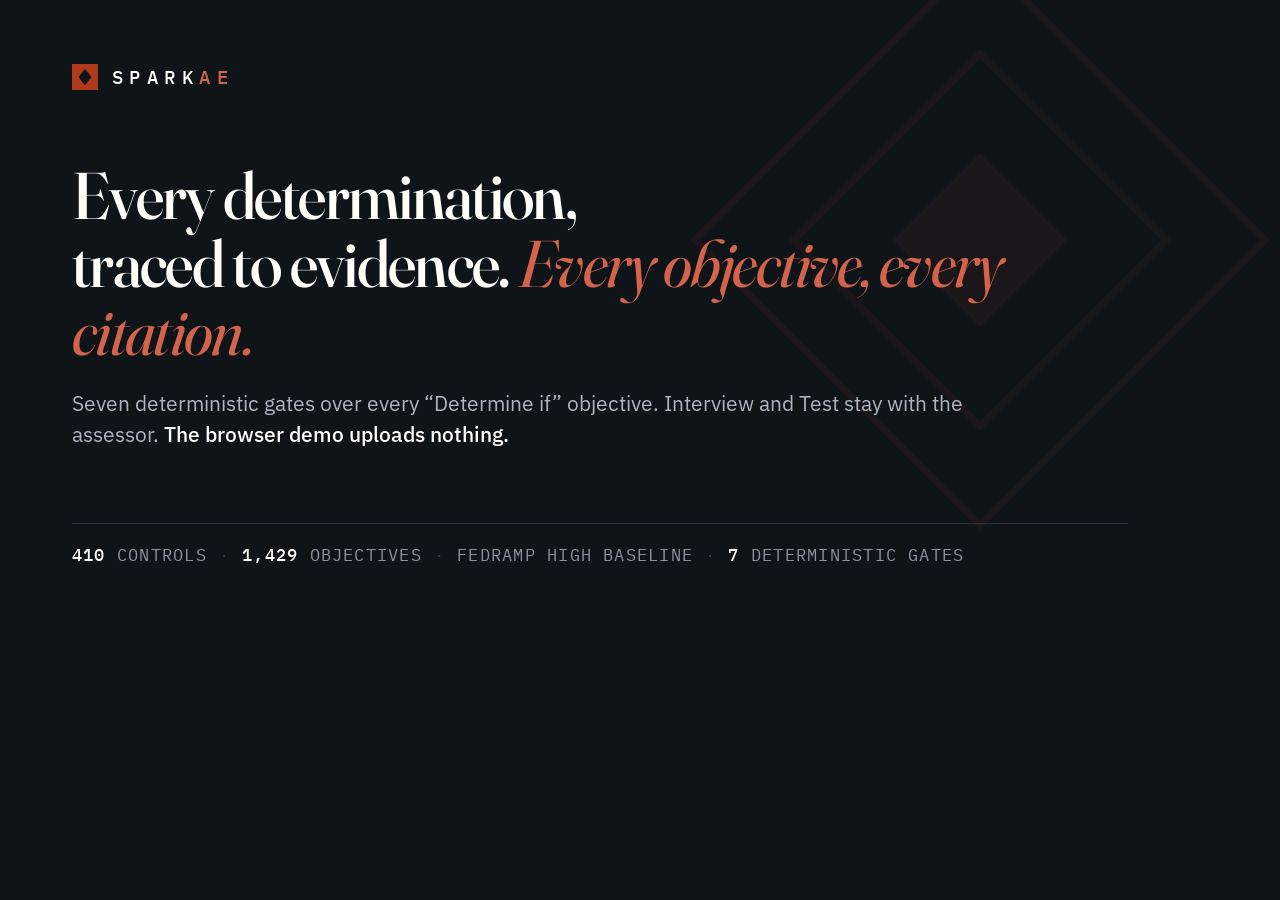
<file: static/og-card.src.html>
<!DOCTYPE html>
<!--
  Source for og-card.png beside it, the 1200x630 Open Graph / Twitter card
  every page declares. It exists so the image can be regenerated rather than
  being an opaque binary: the headline and the figures below mirror
  index.html's hero and stat row on purpose, because a social card that
  overstates the catalog is the same credibility bug as an unlabelled count on
  the page. tests/check.mjs section 22 reads the figures out of this file,
  requires each on the homepage against the same noun, and requires both to be
  the catalog's own High-baseline counts — so a change to either side without
  the other fails the suite.

  This file is served like everything else in the tree (the site is published
  as-is) but it is not a page: it is absent from the sitemap, no page links to
  it, and it carries no script. The fonts are the repository's own, so it
  renders identically anywhere the tree is checked out.

  Regenerate the PNG after editing this file or the homepage figures:

    node -e "const {chromium}=require('playwright');(async()=>{
      const b=await chromium.launch();const p=await b.newPage({viewport:{width:1200,height:630}});
      await p.goto('file://'+process.cwd()+'/static/og-card.src.html');
      await p.screenshot({path:'static/og-card.png'});await b.close();})()"
-->
<html lang="en"><head><meta charset="utf-8">
<style>
@font-face{font-family:'Fraunces';src:url('fonts/Fraunces-VariableFont.woff2')format('woff2');font-weight:100 900;font-style:normal}
@font-face{font-family:'Fraunces';src:url('fonts/Fraunces-Italic-VariableFont.woff2')format('woff2');font-weight:100 900;font-style:italic}
@font-face{font-family:'IBM Plex Mono';src:url('fonts/IBMPlexMono-Regular.woff2')format('woff2');font-weight:400}
@font-face{font-family:'IBM Plex Mono';src:url('fonts/IBMPlexMono-Medium.woff2')format('woff2');font-weight:500}
@font-face{font-family:'IBM Plex Sans';src:url('fonts/IBMPlexSans-VariableFont.woff2')format('woff2');font-weight:100 700}
*{margin:0;padding:0;box-sizing:border-box}
html,body{width:1200px;height:630px}
body{background:#0F1419;color:#FFFEF8;font-family:'IBM Plex Sans',sans-serif;
     display:flex;flex-direction:column;justify-content:space-between;padding:64px 72px;position:relative;overflow:hidden}
/* faint diamond field, echoes the mark without competing with the type */
.field{position:absolute;right:-90px;top:-70px;width:620px;height:620px;opacity:.07}
.mast{display:flex;align-items:center;gap:14px}
.mark{width:26px;height:26px}
.word{font-family:'IBM Plex Mono',monospace;font-weight:500;font-size:19px;letter-spacing:.34em;text-transform:uppercase}
.word b{font-weight:500;color:#D4634B}
h1{font-family:'Fraunces',Georgia,serif;font-weight:500;font-size:66px;line-height:1.03;letter-spacing:-.025em;
   font-variation-settings:"opsz" 144;max-width:1000px;position:relative;z-index:2}
h1 em{font-style:italic;font-weight:400;color:#D4634B}
.sub{margin-top:22px;font-size:21px;line-height:1.5;color:#AEB6C2;max-width:905px;position:relative;z-index:2}
.sub b{color:#FFFEF8;font-weight:500}
.rule{height:1px;background:#2C3540;margin-bottom:20px}
.data{font-family:'IBM Plex Mono',monospace;font-size:16.5px;letter-spacing:.075em;text-transform:uppercase;
      color:#8A93A0;display:flex;flex-wrap:nowrap;gap:0 12px;white-space:nowrap}
.data b{color:#FFFEF8;font-weight:500}
.data i{color:#3A4250;font-style:normal}
</style></head><body>
<svg class="field" viewBox="0 0 100 100"><path d="M50 4L96 50L50 96L4 50Z" fill="none" stroke="#B23A1C" stroke-width="1.1"/><path d="M50 20L80 50L50 80L20 50Z" fill="none" stroke="#B23A1C" stroke-width="1.1"/><path d="M50 36L64 50L50 64L36 50Z" fill="#B23A1C"/></svg>

<div class="mast">
  <svg class="mark" viewBox="0 0 32 32"><rect width="32" height="32" fill="#B23A1C"/><path d="M16 6L24 16L16 26L8 16Z" fill="#0F1419"/></svg>
  <div class="word">Spark<b>AE</b></div>
</div>

<div>
  <h1>Every determination,<br>traced to evidence. <em>Every objective, every citation.</em></h1>
  <p class="sub">Seven deterministic gates over every &ldquo;Determine if&rdquo; objective. Interview and Test stay with the assessor. <b>The browser demo uploads nothing.</b></p>
</div>

<div>
  <div class="rule"></div>
  <div class="data">
    <span><b>410</b> controls</span><i>·</i>
    <span><b>1,429</b> objectives</span><i>·</i>
    <span>FedRAMP High baseline</span><i>·</i>
    <span><b>7</b> deterministic gates</span>
  </div>
</div>
</body></html>
</file>
<file: ae-editorial.css>
/* ═══════════════════════════════════════════════════════════════════
   SparkAE · editorial marketing skin
   Vol. I · No. 1 · Editorial / institutional aesthetic

   Single source of truth for the marketing site's editorial design.
   Ported from website/ae/project/styles.css (the design-handoff system)
   and extended with the component classes the marketing pages use
   (hero, chips, stats, position, pipeline, terminal, modes,
   independence, pricing, colophon). Self-hosted fonts under
   static/fonts/ (single canonical copy) keep the "zero external
   calls" property true.
   ═══════════════════════════════════════════════════════════════════ */

/* ── Self-hosted editorial typography (no external fetch) ── */
@font-face{font-family:'IBM Plex Sans';font-style:normal;font-weight:300 700;font-display:swap;src:url('static/fonts/IBMPlexSans-VariableFont.woff2') format('woff2-variations')}
@font-face{font-family:'IBM Plex Mono';font-style:normal;font-weight:400;font-display:swap;src:url('static/fonts/IBMPlexMono-Regular.woff2') format('woff2')}
@font-face{font-family:'IBM Plex Mono';font-style:normal;font-weight:500;font-display:swap;src:url('static/fonts/IBMPlexMono-Medium.woff2') format('woff2')}
@font-face{font-family:'IBM Plex Mono';font-style:normal;font-weight:600;font-display:swap;src:url('static/fonts/IBMPlexMono-SemiBold.woff2') format('woff2')}
@font-face{font-family:'Fraunces';font-style:normal;font-weight:400 700;font-display:swap;src:url('static/fonts/Fraunces-VariableFont.woff2') format('woff2-variations')}
@font-face{font-family:'Fraunces';font-style:italic;font-weight:400 500;font-display:swap;src:url('static/fonts/Fraunces-Italic-VariableFont.woff2') format('woff2-variations')}

:root{
  --ink:#0F1419;
  --ink-soft:#5A6270;
  --paper:#FFFEF8;
  --paper-warm:#F7F2E8;
  --paper-cool:#FAFAF5;
  --rule:#D1CFC8;
  --rule-soft:#E5E3DC;
  --vermillion:#B23A1C;
  --vermillion-soft:#D4634B;
  --vermillion-dark:#8E2D14;
  --moss:#3D5235;
  --moss-soft:#5C7350;
  --amber:#D4A017;
  --gold:#9C7A1D;
  --teal:#3A7A7A;
  --teal-dark:#2C5E5E;
  --purple:#8B7BAE;
  --shadow:rgba(15,20,25,0.08);
  --font-display:'Fraunces',Georgia,serif;
  --font-body:'IBM Plex Sans',system-ui,sans-serif;
  --font-mono:'IBM Plex Mono',ui-monospace,monospace;
}

*,*::before,*::after{margin:0;padding:0;box-sizing:border-box}
html{scroll-behavior:smooth}
body{
  font-family:var(--font-body);
  background:var(--paper);
  color:var(--ink);
  line-height:1.55;
  font-size:17px;
  font-weight:400;
  -webkit-font-smoothing:antialiased;
  overflow-x:hidden;
}
a{color:var(--vermillion);text-decoration:none;transition:color .2s}
a:hover{color:var(--vermillion-dark)}

/* ── Background grain ── */
body::before{
  content:'';position:fixed;inset:0;
  background-image:radial-gradient(circle at 1px 1px, rgba(14,20,25,0.04) 1px, transparent 0);
  background-size:24px 24px;pointer-events:none;z-index:1;opacity:0.6;
}

/* ── Reveal-on-scroll (replaces fade-up) ── */
@keyframes ae-fade-up{from{opacity:0;transform:translateY(20px)}to{opacity:1;transform:translateY(0)}}
.fade-up,.reveal{animation:ae-fade-up .7s ease both}
.fade-up-1,.d1{animation-delay:.08s}
.fade-up-2,.d2{animation-delay:.16s}
.fade-up-3,.d3{animation-delay:.24s}
.fade-up-4,.d4{animation-delay:.32s}
.fade-up-5,.d5{animation-delay:.40s}
@keyframes ae-blink{50%{border-color:transparent}}

/* ── Masthead / nav ── */
nav,.masthead{
  position:fixed;top:0;left:0;right:0;z-index:100;
  display:flex;align-items:center;gap:28px;
  padding:14px 40px;
  background:rgba(255,254,248,0.92);
  backdrop-filter:blur(8px);
  border-bottom:1px solid var(--rule);
  font-family:var(--font-mono);
  font-size:12px;letter-spacing:0.05em;text-transform:uppercase;
}
nav .logo,.wordmark{
  display:flex;align-items:center;gap:10px;
  font-family:var(--font-display);font-weight:700;font-size:22px;
  letter-spacing:-0.01em;color:var(--ink);text-transform:none;
}
nav .logo .mark{
  width:30px;height:30px;border-radius:0;
  background:var(--ink);color:var(--paper);
  display:flex;align-items:center;justify-content:center;
  font-family:var(--font-display);font-size:15px;font-weight:700;
}
nav .logo .mark .v,nav .logo em{color:var(--vermillion);font-style:normal}
nav .logo span,.wordmark span{color:var(--vermillion)}
nav .links{display:flex;gap:28px;margin-left:auto;align-items:center}
nav .links a{font-size:13px;color:var(--ink-soft);font-weight:500;letter-spacing:0.05em;text-transform:uppercase;font-family:var(--font-mono)}
nav .links a:hover,nav .links a.active{color:var(--vermillion)}
.nav-cta{
  padding:8px 18px;background:var(--ink);color:var(--paper) !important;
  font-weight:500;font-size:12px;letter-spacing:0.08em;
  font-family:var(--font-mono);text-transform:uppercase;transition:background .2s;
}
.nav-cta:hover{background:var(--vermillion)}

/* ── Hero ── */
.hero{
  position:relative;z-index:2;
  min-height:88vh;display:flex;flex-direction:column;justify-content:center;
  padding:160px 40px 80px;border-bottom:1px solid var(--rule);
}
.hero-badge,.page-meta{
  display:inline-flex;align-items:center;gap:10px;width:fit-content;
  font-family:var(--font-mono);font-size:11px;letter-spacing:0.18em;
  text-transform:uppercase;color:var(--vermillion);margin-bottom:28px;
}
.hero-badge .dot,.page-meta .dot{width:6px;height:6px;border-radius:50%;background:var(--vermillion)}
.hero h1{
  font-family:var(--font-display);font-weight:500;
  font-size:clamp(42px,6vw,76px);line-height:1.02;letter-spacing:-0.025em;
  color:var(--ink);max-width:1000px;margin-bottom:24px;
  font-variation-settings:"opsz" 144;
}
.hero h1 em{font-style:italic;color:var(--vermillion);font-weight:400}
.hero .sub{
  font-family:var(--font-display);font-style:italic;font-weight:400;
  font-size:clamp(18px,2.2vw,23px);line-height:1.45;color:var(--ink-soft);
  max-width:760px;margin-bottom:36px;
}
.hero .ctas{display:flex;gap:14px;flex-wrap:wrap}

/* ── Buttons ── */
.btn{
  padding:16px 30px;border:1px solid var(--ink);cursor:pointer;
  font-family:var(--font-mono);font-size:13px;letter-spacing:0.12em;
  text-transform:uppercase;font-weight:500;transition:all .25s;
  display:inline-flex;align-items:center;gap:12px;border-radius:0;
}
.btn-primary{background:var(--ink);color:var(--paper);border-color:var(--ink)}
.btn-primary:hover{background:var(--vermillion);border-color:var(--vermillion);transform:translateY(-1px)}
.btn-ghost{background:transparent;color:var(--ink);border-color:var(--ink)}
.btn-ghost:hover{background:var(--ink);color:var(--paper)}
.btn-vermillion{background:var(--vermillion);color:var(--paper);border-color:var(--vermillion)}
.btn-vermillion:hover{background:var(--vermillion-dark);border-color:var(--vermillion-dark)}

/* ── Public preview status ──
   The engine is published and measured on a small public case set, not on real
   authorization packages. That belongs beside the button that starts a run:
   a visitor decides what to trust before they click, not in a footnote after. */
.preview-note{
  display:flex;align-items:flex-start;gap:14px;max-width:660px;
  margin-top:20px;padding:13px 16px;
  border:1px solid var(--rule);border-left:3px solid var(--vermillion);
  background:var(--paper-warm);
  font-size:13.5px;line-height:1.55;color:var(--ink-soft);
}
.preview-note .tag{
  font-family:var(--font-mono);font-size:10px;letter-spacing:0.16em;
  text-transform:uppercase;color:var(--vermillion);white-space:nowrap;padding-top:3px;
}
.preview-note strong{color:var(--ink);font-weight:500}
.preview-note a{color:var(--vermillion);text-decoration:underline;text-underline-offset:2px}
@media (max-width:720px){.preview-note{flex-direction:column;gap:8px}}

/* ── Chips / eyebrow ── */
.chips{display:flex;gap:8px;flex-wrap:wrap;margin-top:40px}
.chip{
  padding:6px 14px;font-family:var(--font-mono);font-size:11px;font-weight:500;
  letter-spacing:0.08em;text-transform:uppercase;border:1px solid var(--rule);
  background:var(--paper);color:var(--ink-soft);
}
.chip.accent{border-color:var(--vermillion);color:var(--vermillion);background:var(--paper)}
.section-label,.eyebrow{
  font-family:var(--font-mono);font-size:11px;font-weight:500;letter-spacing:0.2em;
  text-transform:uppercase;color:var(--vermillion);margin-bottom:14px;
  display:flex;align-items:center;gap:12px;
}
.section-title,.chapter-title{
  font-family:var(--font-display);font-size:clamp(28px,4.2vw,52px);font-weight:500;
  letter-spacing:-0.02em;color:var(--ink);line-height:1.08;margin-bottom:16px;
  font-variation-settings:"opsz" 144;
}
.section-title em,.chapter-title em,.section-title span[style]{font-style:italic;color:var(--vermillion);font-weight:400}
.section-sub{
  font-family:var(--font-display);font-style:italic;font-size:clamp(17px,2vw,21px);
  color:var(--ink-soft);max-width:680px;margin-bottom:48px;line-height:1.4;
}

/* ── Sections ── */
section{position:relative;z-index:2;padding:96px 40px;border-bottom:1px solid var(--rule)}
section.warm{background:var(--paper-warm)}
section.dark{background:var(--ink);color:var(--paper)}
section.dark .section-title,section.dark h2,section.dark h3{color:var(--paper)}
.container{max-width:1200px;margin:0 auto}

/* ── Position statement ── */
.position{background:var(--paper-warm)}
.position-grid{display:grid;grid-template-columns:repeat(3,1fr);gap:1px;max-width:1200px;margin:0 auto;background:var(--rule);border:1px solid var(--rule)}
.position-card{background:var(--paper);padding:36px 28px;text-align:center;transition:background .3s}
.position-card:hover{background:var(--paper-warm)}
.position-card.featured{background:var(--paper-warm);border-top:3px solid var(--vermillion)}
.position-card .icon{font-size:26px;margin-bottom:16px}
.position-card h3{font-family:var(--font-display);font-size:20px;font-weight:500;color:var(--ink);margin-bottom:6px}
.position-card .label{font-family:var(--font-mono);font-size:10px;letter-spacing:0.18em;text-transform:uppercase;color:var(--ink-soft);margin-bottom:12px}
.position-card.featured .label{color:var(--vermillion)}
.position-card p{font-size:14px;color:var(--ink-soft);line-height:1.55}

/* ── Stats ── */
.stats{display:grid;grid-template-columns:repeat(4,1fr);gap:1px;background:var(--rule);border:1px solid var(--rule)}
.stat{text-align:center;background:var(--paper);padding:36px 20px}
.stat .num{font-family:var(--font-display);font-size:clamp(36px,5vw,52px);font-weight:500;color:var(--ink);letter-spacing:-0.03em;line-height:1}
.stat .num span{color:var(--vermillion)}
.stat .label{font-family:var(--font-mono);font-size:11px;letter-spacing:0.1em;text-transform:uppercase;color:var(--ink-soft);margin-top:10px}

/* ── Pipeline ── */
.pipeline{display:flex;flex-direction:column;max-width:860px;margin:0 auto;border:1px solid var(--rule)}
.pipe-step{display:flex;align-items:flex-start;gap:20px;padding:22px 26px;background:var(--paper);border-bottom:1px solid var(--rule);transition:background .2s}
.pipe-step:last-child{border-bottom:none}
.pipe-step:hover{background:var(--paper-warm)}
.pipe-num{
  width:38px;height:38px;flex-shrink:0;background:var(--paper-warm);border:1px solid var(--rule);
  display:flex;align-items:center;justify-content:center;
  font-family:var(--font-display);font-size:17px;font-weight:600;color:var(--vermillion);
}
.pipe-step h4{font-family:var(--font-display);font-size:17px;font-weight:500;color:var(--ink);margin-bottom:4px}
.pipe-step p{font-size:14px;color:var(--ink-soft);line-height:1.55}

/* ── Terminal demo (editorial, light) ── */
.terminal{max-width:760px;margin:48px auto 0;background:var(--ink);border:1px solid var(--ink);overflow:hidden}
.term-bar{display:flex;align-items:center;gap:7px;padding:11px 16px;background:#11181f;border-bottom:1px solid #2C3540}
.term-dot{width:9px;height:9px;border-radius:50%}
.term-title,.term-bar span[style]{font-family:var(--font-mono);font-size:10px;letter-spacing:0.18em;color:#5A6270}
/* Terminal transcripts hold unbreakable mono strings (JSON fragments, OSCAL
   filenames). They scroll inside their own box rather than widening the page. */
.term-body{padding:18px 20px;font-family:var(--font-mono);font-size:12.5px;line-height:1.85;color:#B8C0CC;overflow-x:auto}
.term-bar{overflow:hidden}
.term-title{overflow:hidden;text-overflow:ellipsis;white-space:nowrap;min-width:0}
.term-body .prompt{color:var(--moss-soft)}
.term-body .cmd{color:var(--paper)}
.term-body .out{color:#7A8290}
.term-body .ok{color:#7CA672}
.term-body .warn{color:#E5B838}
.term-body .err{color:var(--vermillion-soft)}
.term-body .info{color:#5BA8A8}

/* ── Cards (modes / features / generic) ── */
.modes-grid{display:grid;grid-template-columns:repeat(3,1fr);gap:1px;background:var(--rule);border:1px solid var(--rule)}
.mode-card{background:var(--paper);padding:32px 28px;position:relative;transition:background .25s}
.mode-card:hover{background:var(--paper-warm)}
.mode-card .mode-tag{
  position:absolute;top:24px;right:24px;font-family:var(--font-mono);font-size:9px;font-weight:500;
  padding:3px 10px;letter-spacing:0.12em;text-transform:uppercase;border:1px solid;
}
.mode-card .mode-tag.safe{color:var(--moss);border-color:var(--moss);background:rgba(61,82,53,0.08)}
.mode-card .mode-tag.review{color:var(--amber);border-color:var(--amber);background:rgba(212,160,23,0.08)}
.mode-card h3{font-family:var(--font-display);font-size:21px;font-weight:500;color:var(--ink);margin-bottom:4px}
.mode-card .mode-sub{font-family:var(--font-mono);font-size:12px;color:var(--vermillion);margin-bottom:16px;letter-spacing:0.04em}
.mode-card p{font-size:14px;color:var(--ink-soft);line-height:1.6;margin-bottom:16px}
.mode-card .mode-specs{list-style:none}
.mode-card .mode-specs li{font-size:12.5px;color:var(--ink-soft);padding:7px 0;border-top:1px solid var(--rule);display:flex;justify-content:space-between}
.mode-card .mode-specs li span:last-child{color:var(--ink);font-family:var(--font-mono);font-weight:500}

.feature-grid{display:grid;grid-template-columns:repeat(3,1fr);gap:1px;background:var(--rule);border:1px solid var(--rule)}
.feature-card{background:var(--paper);padding:26px 24px;transition:background .25s}
.feature-card:hover{background:var(--paper-warm)}
.feature-card .h{font-family:var(--font-display);font-size:17px;font-weight:500;color:var(--ink);margin-bottom:8px}
.feature-card .b{font-size:13.5px;color:var(--ink-soft);line-height:1.6}

/* ── Independence visual ── */
.independence{background:var(--paper-warm)}
.ind-grid{display:grid;grid-template-columns:1fr 1fr;gap:48px;align-items:center}
.ind-prose p{font-size:16px;color:var(--ink-soft);line-height:1.7;margin-bottom:20px}
.ind-prose .moat{font-family:var(--font-display);font-style:italic;font-size:20px;color:var(--vermillion);font-weight:400}
.ind-visual{background:var(--paper);border:1px solid var(--rule);padding:40px}
.ind-node{padding:16px 20px;border:1px solid var(--rule);font-size:14px;font-weight:500;text-align:center;margin-bottom:12px;background:var(--paper)}
.ind-node span{font-size:11px;font-weight:400;color:var(--ink-soft)}
.ind-node.spark{background:var(--ink);color:var(--paper);border-color:var(--ink)}
.ind-node.spark span{color:var(--vermillion-soft)}
.ind-arrow{text-align:center;color:var(--ink-soft);font-family:var(--font-mono);font-size:11px;letter-spacing:0.1em;text-transform:uppercase;margin:6px 0}

/* ── Pull quote ── */
.pullquote{
  font-family:var(--font-display);font-style:italic;font-size:24px;line-height:1.4;
  color:var(--ink);border-left:3px solid var(--vermillion);padding:8px 0 8px 28px;
  margin:36px 0;font-weight:400;
}

/* ── Urgency / callout ── */
.urgency{
  background:var(--paper);border:1px solid var(--rule);border-left:3px solid var(--vermillion);
  padding:28px 32px;display:flex;align-items:flex-start;gap:20px;margin-top:60px;
}
.urgency .icon{font-size:24px;flex-shrink:0}
.urgency h4{font-family:var(--font-display);font-size:18px;font-weight:500;color:var(--ink);margin-bottom:6px}
.urgency p{font-size:14px;color:var(--ink-soft);line-height:1.6}

/* ── Pricing ── */
.pricing-grid{display:grid;grid-template-columns:repeat(4,1fr);gap:1px;background:var(--rule);border:1px solid var(--rule)}
.price-card{background:var(--paper);padding:30px 24px;position:relative;transition:background .25s}
.price-card:hover{background:var(--paper-warm)}
.price-card.featured{background:var(--paper-warm);border-top:3px solid var(--vermillion)}
.price-card.featured::before{
  content:'MOST POPULAR';position:absolute;top:-1px;left:0;
  background:var(--vermillion);color:var(--paper);padding:3px 12px;
  font-family:var(--font-mono);font-size:9px;font-weight:500;letter-spacing:0.12em;
}
.price-card h3{font-family:var(--font-display);font-size:19px;font-weight:500;color:var(--ink);margin-bottom:4px}
.price-card .price{font-family:var(--font-display);font-size:34px;font-weight:500;color:var(--ink);margin:14px 0 4px;letter-spacing:-0.02em}
.price-card .price span{font-size:14px;font-weight:400;color:var(--ink-soft);font-family:var(--font-body)}
.price-card .price-sub{font-family:var(--font-mono);font-size:11px;color:var(--ink-soft);margin-bottom:20px;letter-spacing:0.04em}
.price-card ul{list-style:none;margin-bottom:24px}
.price-card ul li{font-size:13.5px;color:var(--ink-soft);padding:7px 0;border-top:1px solid var(--rule);display:flex;align-items:center;gap:8px}
.price-card ul li::before{content:'·';color:var(--vermillion);font-weight:700}
.price-btn{
  width:100%;display:block;padding:11px;border:1px solid var(--ink);background:transparent;color:var(--ink);
  font-family:var(--font-mono);font-size:12px;font-weight:500;letter-spacing:0.08em;text-transform:uppercase;
  cursor:pointer;transition:all .2s;text-align:center;text-decoration:none;
}

.price-btn:hover{background:var(--ink);color:var(--paper)}
.price-card.featured .price-btn{background:var(--vermillion);border-color:var(--vermillion);color:var(--paper)}
.price-card.featured .price-btn:hover{background:var(--vermillion-dark);border-color:var(--vermillion-dark)}

/* ── Brand line ── */
.brandline{font-family:var(--font-display);font-size:19px;line-height:1.5;color:var(--ink);margin-top:18px}
.brandline em{font-style:italic;color:var(--vermillion)}

/* ── Product lanes (Rev5 / 20x) ── */
.lane-grid{display:grid;grid-template-columns:repeat(auto-fit,minmax(300px,1fr));gap:1px;background:var(--rule);border:1px solid var(--rule)}
.lane-card{background:var(--paper);padding:34px 30px}
.lane-card.featured{background:var(--paper-warm);border-left:3px solid var(--vermillion)}
.lane-tag{font-family:var(--font-mono);font-size:10px;letter-spacing:0.14em;text-transform:uppercase;color:var(--ink-soft);margin-bottom:12px}
.lane-card.featured .lane-tag{color:var(--vermillion)}
.lane-card h3{font-family:var(--font-display);font-size:23px;font-weight:500;color:var(--ink);margin-bottom:6px}
.lane-lede{font-size:14px;color:var(--ink-soft);font-style:italic;margin-bottom:18px}
.lane-list{list-style:none;padding:0;margin:0}
.lane-list li{position:relative;padding-left:20px;font-size:14px;line-height:1.65;color:var(--ink);margin-bottom:10px}
.lane-list li::before{content:"";position:absolute;left:0;top:9px;width:7px;height:1px;background:var(--vermillion)}
.lane-link{display:inline-block;margin-top:18px;font-family:var(--font-mono);font-size:11px;letter-spacing:0.1em;text-transform:uppercase;color:var(--vermillion);text-decoration:none;border-bottom:1px solid var(--vermillion);padding-bottom:2px}
.lane-link:hover{color:var(--ink);border-color:var(--ink)}
.lane-note{margin-top:24px;font-size:13.5px;line-height:1.7;color:var(--ink-soft);max-width:78ch}

/* ── Cross-page link cards ── */
/* auto-fit rather than a fixed repeat(3,1fr): the row used to keep three
   columns at every width, so a 390px phone got a 450px-wide page and the
   whole document scrolled sideways. */
.linkcards{display:grid;grid-template-columns:repeat(auto-fit,minmax(220px,1fr));gap:16px}
.linkcard{
  display:block;text-decoration:none;background:var(--paper);border:1px solid var(--rule);
  padding:28px 24px;transition:background .25s,border-color .25s;
}
.linkcard:hover{background:var(--paper-warm);border-color:var(--vermillion)}
.linkcard.featured{border-left:3px solid var(--vermillion)}
.linkcard .icon{font-size:20px;margin-bottom:10px}
.linkcard .h{font-family:var(--font-display);font-size:18px;font-weight:500;color:var(--ink);margin-bottom:4px}
.linkcard.featured .h{color:var(--vermillion)}
.linkcard .b{font-size:13px;color:var(--ink-soft);line-height:1.5}

/* ── CTA section ── */
.cta-section{text-align:center;padding:120px 40px;background:var(--paper-warm)}
.cta-section h2{font-family:var(--font-display);font-size:clamp(30px,4.5vw,56px);font-weight:500;color:var(--ink);letter-spacing:-0.02em;margin-bottom:18px;line-height:1.05}
.cta-section h2 em{font-style:italic;color:var(--vermillion);font-weight:400}
.cta-section p{font-family:var(--font-display);font-style:italic;font-size:19px;color:var(--ink-soft);max-width:560px;margin:0 auto 32px;line-height:1.45}

/* ── Colophon footer ── */
footer,.colophon{
  background:var(--ink);color:#B8C0CC;padding:64px 40px 40px;position:relative;z-index:2;
  font-family:var(--font-mono);font-size:12px;letter-spacing:0.04em;
}
footer a,.colophon a{color:#B8C0CC}
footer a:hover,.colophon a:hover{color:var(--paper)}
.colophon-brand{font-family:var(--font-display);font-weight:600;font-size:26px;letter-spacing:-0.02em;color:var(--paper);margin-bottom:8px}
.colophon-brand span{color:var(--vermillion)}
footer .foot-rule{border-top:1px solid #2C3540;margin:24px auto;max-width:1200px}
footer strong{color:var(--paper);font-weight:600}

/* ── Responsive ── */
@media (max-width:900px){
  /* The section links used to be display:none below 900px, so on a phone every
     page showed only the logo and the pilot button — the site's sections were
     unreachable from any page but by URL. They now wrap onto a second,
     horizontally scrollable row under the logo. */
  nav,.masthead{padding:10px 20px;gap:10px 14px;flex-wrap:wrap}
  nav .links{display:flex;order:3;width:100%;margin-left:0;gap:18px;padding:8px 0 2px;border-top:1px solid var(--rule);overflow-x:auto;-webkit-overflow-scrolling:touch;scrollbar-width:none}
  nav .links::-webkit-scrollbar{display:none}
  nav .links a{font-size:11px;white-space:nowrap}
  nav .nav-cta{margin-left:auto;padding:7px 12px;font-size:11px}
  .hero{padding:120px 20px 60px;min-height:auto}
  section{padding:60px 20px}
  .position-grid,.modes-grid,.feature-grid,.pricing-grid{grid-template-columns:1fr}
  .ind-grid{grid-template-columns:1fr;gap:28px}
  .stats{grid-template-columns:repeat(2,1fr)}
}
</file>
<file: demo/ae-editorial.css>
/* ═══════════════════════════════════════════════════════════════════
   SparkAE · editorial marketing skin (OUT-053 → ADR-0016 full re-skin)
   Vol. I · No. 1 · Editorial / institutional aesthetic

   Single source of truth for the marketing site's editorial design.
   Ported from website/ae/project/styles.css (the design-handoff system)
   and extended with the component classes the marketing pages use
   (hero, chips, stats, position, pipeline, terminal, modes,
   independence, pricing, colophon). Self-hosted fonts under
   static/fonts/ (single canonical copy) keep the "zero external
   calls" property true.
   ═══════════════════════════════════════════════════════════════════ */

/* ── Self-hosted editorial typography (no external fetch) ── */
@font-face{font-family:'IBM Plex Sans';font-style:normal;font-weight:300 700;font-display:swap;src:url('../static/fonts/IBMPlexSans-VariableFont.woff2') format('woff2-variations')}
@font-face{font-family:'IBM Plex Mono';font-style:normal;font-weight:400;font-display:swap;src:url('../static/fonts/IBMPlexMono-Regular.woff2') format('woff2')}
@font-face{font-family:'IBM Plex Mono';font-style:normal;font-weight:500;font-display:swap;src:url('../static/fonts/IBMPlexMono-Medium.woff2') format('woff2')}
@font-face{font-family:'IBM Plex Mono';font-style:normal;font-weight:600;font-display:swap;src:url('../static/fonts/IBMPlexMono-SemiBold.woff2') format('woff2')}
@font-face{font-family:'Fraunces';font-style:normal;font-weight:400 700;font-display:swap;src:url('../static/fonts/Fraunces-VariableFont.woff2') format('woff2-variations')}
@font-face{font-family:'Fraunces';font-style:italic;font-weight:400 500;font-display:swap;src:url('../static/fonts/Fraunces-Italic-VariableFont.woff2') format('woff2-variations')}

:root{
  --ink:#0F1419;
  --ink-soft:#5A6270;
  --paper:#FFFEF8;
  --paper-warm:#F7F2E8;
  --paper-cool:#FAFAF5;
  --rule:#D1CFC8;
  --rule-soft:#E5E3DC;
  --vermillion:#B23A1C;
  --vermillion-soft:#D4634B;
  --vermillion-dark:#8E2D14;
  --moss:#3D5235;
  --moss-soft:#5C7350;
  --amber:#D4A017;
  --gold:#9C7A1D;
  --teal:#3A7A7A;
  --teal-dark:#2C5E5E;
  --purple:#8B7BAE;
  --shadow:rgba(15,20,25,0.08);
  --font-display:'Fraunces',Georgia,serif;
  --font-body:'IBM Plex Sans',system-ui,sans-serif;
  --font-mono:'IBM Plex Mono',ui-monospace,monospace;
}

*,*::before,*::after{margin:0;padding:0;box-sizing:border-box}
html{scroll-behavior:smooth}
body{
  font-family:var(--font-body);
  background:var(--paper);
  color:var(--ink);
  line-height:1.55;
  font-size:17px;
  font-weight:400;
  -webkit-font-smoothing:antialiased;
  overflow-x:hidden;
}
a{color:var(--vermillion);text-decoration:none;transition:color .2s}
a:hover{color:var(--vermillion-dark)}

/* ── Background grain ── */
body::before{
  content:'';position:fixed;inset:0;
  background-image:radial-gradient(circle at 1px 1px, rgba(14,20,25,0.04) 1px, transparent 0);
  background-size:24px 24px;pointer-events:none;z-index:1;opacity:0.6;
}

/* ── Reveal-on-scroll (replaces fade-up) ── */
@keyframes ae-fade-up{from{opacity:0;transform:translateY(20px)}to{opacity:1;transform:translateY(0)}}
.fade-up,.reveal{animation:ae-fade-up .7s ease both}
.fade-up-1,.d1{animation-delay:.08s}
.fade-up-2,.d2{animation-delay:.16s}
.fade-up-3,.d3{animation-delay:.24s}
.fade-up-4,.d4{animation-delay:.32s}
.fade-up-5,.d5{animation-delay:.40s}
@keyframes ae-blink{50%{border-color:transparent}}

/* ── Masthead / nav ── */
nav,.masthead{
  position:fixed;top:0;left:0;right:0;z-index:100;
  display:flex;align-items:center;gap:28px;
  padding:14px 40px;
  background:rgba(255,254,248,0.92);
  backdrop-filter:blur(8px);
  border-bottom:1px solid var(--rule);
  font-family:var(--font-mono);
  font-size:12px;letter-spacing:0.05em;text-transform:uppercase;
}
nav .logo,.wordmark{
  display:flex;align-items:center;gap:10px;
  font-family:var(--font-display);font-weight:700;font-size:22px;
  letter-spacing:-0.01em;color:var(--ink);text-transform:none;
}
nav .logo .mark{
  width:30px;height:30px;border-radius:0;
  background:var(--ink);color:var(--paper);
  display:flex;align-items:center;justify-content:center;
  font-family:var(--font-display);font-size:15px;font-weight:700;
}
nav .logo .mark .v,nav .logo em{color:var(--vermillion);font-style:normal}
nav .logo span,.wordmark span{color:var(--vermillion)}
nav .links{display:flex;gap:28px;margin-left:auto;align-items:center}
nav .links a{font-size:13px;color:var(--ink-soft);font-weight:500;letter-spacing:0.05em;text-transform:uppercase;font-family:var(--font-mono)}
nav .links a:hover,nav .links a.active{color:var(--vermillion)}
.nav-cta{
  padding:8px 18px;background:var(--ink);color:var(--paper) !important;
  font-weight:500;font-size:12px;letter-spacing:0.08em;
  font-family:var(--font-mono);text-transform:uppercase;transition:background .2s;
}
.nav-cta:hover{background:var(--vermillion)}

/* ── Hero ── */
.hero{
  position:relative;z-index:2;
  min-height:88vh;display:flex;flex-direction:column;justify-content:center;
  padding:160px 40px 80px;border-bottom:1px solid var(--rule);
}
.hero-badge,.page-meta{
  display:inline-flex;align-items:center;gap:10px;width:fit-content;
  font-family:var(--font-mono);font-size:11px;letter-spacing:0.18em;
  text-transform:uppercase;color:var(--vermillion);margin-bottom:28px;
}
.hero-badge .dot,.page-meta .dot{width:6px;height:6px;border-radius:50%;background:var(--vermillion)}
.hero h1{
  font-family:var(--font-display);font-weight:500;
  font-size:clamp(42px,6vw,76px);line-height:1.02;letter-spacing:-0.025em;
  color:var(--ink);max-width:1000px;margin-bottom:24px;
  font-variation-settings:"opsz" 144;
}
.hero h1 em{font-style:italic;color:var(--vermillion);font-weight:400}
.hero .sub{
  font-family:var(--font-display);font-style:italic;font-weight:400;
  font-size:clamp(18px,2.2vw,23px);line-height:1.45;color:var(--ink-soft);
  max-width:760px;margin-bottom:36px;
}
.hero .ctas{display:flex;gap:14px;flex-wrap:wrap}

/* ── Buttons ── */
.btn{
  padding:16px 30px;border:1px solid var(--ink);cursor:pointer;
  font-family:var(--font-mono);font-size:13px;letter-spacing:0.12em;
  text-transform:uppercase;font-weight:500;transition:all .25s;
  display:inline-flex;align-items:center;gap:12px;border-radius:0;
}
.btn-primary{background:var(--ink);color:var(--paper);border-color:var(--ink)}
.btn-primary:hover{background:var(--vermillion);border-color:var(--vermillion);transform:translateY(-1px)}
.btn-ghost{background:transparent;color:var(--ink);border-color:var(--ink)}
.btn-ghost:hover{background:var(--ink);color:var(--paper)}
.btn-vermillion{background:var(--vermillion);color:var(--paper);border-color:var(--vermillion)}
.btn-vermillion:hover{background:var(--vermillion-dark);border-color:var(--vermillion-dark)}

/* ── Chips / eyebrow ── */
.chips{display:flex;gap:8px;flex-wrap:wrap;margin-top:40px}
.chip{
  padding:6px 14px;font-family:var(--font-mono);font-size:11px;font-weight:500;
  letter-spacing:0.08em;text-transform:uppercase;border:1px solid var(--rule);
  background:var(--paper);color:var(--ink-soft);
}
.chip.accent{border-color:var(--vermillion);color:var(--vermillion);background:var(--paper)}
.section-label,.eyebrow{
  font-family:var(--font-mono);font-size:11px;font-weight:500;letter-spacing:0.2em;
  text-transform:uppercase;color:var(--vermillion);margin-bottom:14px;
  display:flex;align-items:center;gap:12px;
}
.section-title,.chapter-title{
  font-family:var(--font-display);font-size:clamp(28px,4.2vw,52px);font-weight:500;
  letter-spacing:-0.02em;color:var(--ink);line-height:1.08;margin-bottom:16px;
  font-variation-settings:"opsz" 144;
}
.section-title em,.chapter-title em,.section-title span[style]{font-style:italic;color:var(--vermillion);font-weight:400}
.section-sub{
  font-family:var(--font-display);font-style:italic;font-size:clamp(17px,2vw,21px);
  color:var(--ink-soft);max-width:680px;margin-bottom:48px;line-height:1.4;
}

/* ── Sections ── */
section{position:relative;z-index:2;padding:96px 40px;border-bottom:1px solid var(--rule)}
section.warm{background:var(--paper-warm)}
section.dark{background:var(--ink);color:var(--paper)}
section.dark .section-title,section.dark h2,section.dark h3{color:var(--paper)}
.container{max-width:1200px;margin:0 auto}

/* ── Position statement ── */
.position{background:var(--paper-warm)}
.position-grid{display:grid;grid-template-columns:repeat(3,1fr);gap:1px;max-width:1200px;margin:0 auto;background:var(--rule);border:1px solid var(--rule)}
.position-card{background:var(--paper);padding:36px 28px;text-align:center;transition:background .3s}
.position-card:hover{background:var(--paper-warm)}
.position-card.featured{background:var(--paper-warm);border-top:3px solid var(--vermillion)}
.position-card .icon{font-size:26px;margin-bottom:16px}
.position-card h3{font-family:var(--font-display);font-size:20px;font-weight:500;color:var(--ink);margin-bottom:6px}
.position-card .label{font-family:var(--font-mono);font-size:10px;letter-spacing:0.18em;text-transform:uppercase;color:var(--ink-soft);margin-bottom:12px}
.position-card.featured .label{color:var(--vermillion)}
.position-card p{font-size:14px;color:var(--ink-soft);line-height:1.55}

/* ── Stats ── */
.stats{display:grid;grid-template-columns:repeat(4,1fr);gap:1px;background:var(--rule);border:1px solid var(--rule)}
.stat{text-align:center;background:var(--paper);padding:36px 20px}
.stat .num{font-family:var(--font-display);font-size:clamp(36px,5vw,52px);font-weight:500;color:var(--ink);letter-spacing:-0.03em;line-height:1}
.stat .num span{color:var(--vermillion)}
.stat .label{font-family:var(--font-mono);font-size:11px;letter-spacing:0.1em;text-transform:uppercase;color:var(--ink-soft);margin-top:10px}

/* ── Pipeline ── */
.pipeline{display:flex;flex-direction:column;max-width:860px;margin:0 auto;border:1px solid var(--rule)}
.pipe-step{display:flex;align-items:flex-start;gap:20px;padding:22px 26px;background:var(--paper);border-bottom:1px solid var(--rule);transition:background .2s}
.pipe-step:last-child{border-bottom:none}
.pipe-step:hover{background:var(--paper-warm)}
.pipe-num{
  width:38px;height:38px;flex-shrink:0;background:var(--paper-warm);border:1px solid var(--rule);
  display:flex;align-items:center;justify-content:center;
  font-family:var(--font-display);font-size:17px;font-weight:600;color:var(--vermillion);
}
.pipe-step h4{font-family:var(--font-display);font-size:17px;font-weight:500;color:var(--ink);margin-bottom:4px}
.pipe-step p{font-size:14px;color:var(--ink-soft);line-height:1.55}

/* ── Terminal demo (editorial, light) ── */
.terminal{max-width:760px;margin:48px auto 0;background:var(--ink);border:1px solid var(--ink);overflow:hidden}
.term-bar{display:flex;align-items:center;gap:7px;padding:11px 16px;background:#11181f;border-bottom:1px solid #2C3540}
.term-dot{width:9px;height:9px;border-radius:50%}
.term-title,.term-bar span[style]{font-family:var(--font-mono);font-size:10px;letter-spacing:0.18em;color:#5A6270}
/* Terminal transcripts hold unbreakable mono strings (JSON fragments, OSCAL
   filenames). They scroll inside their own box rather than widening the page. */
.term-body{padding:18px 20px;font-family:var(--font-mono);font-size:12.5px;line-height:1.85;color:#B8C0CC;overflow-x:auto}
.term-bar{overflow:hidden}
.term-title{overflow:hidden;text-overflow:ellipsis;white-space:nowrap;min-width:0}
.term-body .prompt{color:var(--moss-soft)}
.term-body .cmd{color:var(--paper)}
.term-body .out{color:#7A8290}
.term-body .ok{color:#7CA672}
.term-body .warn{color:#E5B838}
.term-body .err{color:var(--vermillion-soft)}
.term-body .info{color:#5BA8A8}

/* ── Cards (modes / features / generic) ── */
.modes-grid{display:grid;grid-template-columns:repeat(3,1fr);gap:1px;background:var(--rule);border:1px solid var(--rule)}
.mode-card{background:var(--paper);padding:32px 28px;position:relative;transition:background .25s}
.mode-card:hover{background:var(--paper-warm)}
.mode-card .mode-tag{
  position:absolute;top:24px;right:24px;font-family:var(--font-mono);font-size:9px;font-weight:500;
  padding:3px 10px;letter-spacing:0.12em;text-transform:uppercase;border:1px solid;
}
.mode-card .mode-tag.safe{color:var(--moss);border-color:var(--moss);background:rgba(61,82,53,0.08)}
.mode-card .mode-tag.review{color:var(--amber);border-color:var(--amber);background:rgba(212,160,23,0.08)}
.mode-card h3{font-family:var(--font-display);font-size:21px;font-weight:500;color:var(--ink);margin-bottom:4px}
.mode-card .mode-sub{font-family:var(--font-mono);font-size:12px;color:var(--vermillion);margin-bottom:16px;letter-spacing:0.04em}
.mode-card p{font-size:14px;color:var(--ink-soft);line-height:1.6;margin-bottom:16px}
.mode-card .mode-specs{list-style:none}
.mode-card .mode-specs li{font-size:12.5px;color:var(--ink-soft);padding:7px 0;border-top:1px solid var(--rule);display:flex;justify-content:space-between}
.mode-card .mode-specs li span:last-child{color:var(--ink);font-family:var(--font-mono);font-weight:500}

.feature-grid{display:grid;grid-template-columns:repeat(3,1fr);gap:1px;background:var(--rule);border:1px solid var(--rule)}
.feature-card{background:var(--paper);padding:26px 24px;transition:background .25s}
.feature-card:hover{background:var(--paper-warm)}
.feature-card .h{font-family:var(--font-display);font-size:17px;font-weight:500;color:var(--ink);margin-bottom:8px}
.feature-card .b{font-size:13.5px;color:var(--ink-soft);line-height:1.6}

/* ── Independence visual ── */
.independence{background:var(--paper-warm)}
.ind-grid{display:grid;grid-template-columns:1fr 1fr;gap:48px;align-items:center}
.ind-prose p{font-size:16px;color:var(--ink-soft);line-height:1.7;margin-bottom:20px}
.ind-prose .moat{font-family:var(--font-display);font-style:italic;font-size:20px;color:var(--vermillion);font-weight:400}
.ind-visual{background:var(--paper);border:1px solid var(--rule);padding:40px}
.ind-node{padding:16px 20px;border:1px solid var(--rule);font-size:14px;font-weight:500;text-align:center;margin-bottom:12px;background:var(--paper)}
.ind-node span{font-size:11px;font-weight:400;color:var(--ink-soft)}
.ind-node.spark{background:var(--ink);color:var(--paper);border-color:var(--ink)}
.ind-node.spark span{color:var(--vermillion-soft)}
.ind-arrow{text-align:center;color:var(--ink-soft);font-family:var(--font-mono);font-size:11px;letter-spacing:0.1em;text-transform:uppercase;margin:6px 0}

/* ── Pull quote ── */
.pullquote{
  font-family:var(--font-display);font-style:italic;font-size:24px;line-height:1.4;
  color:var(--ink);border-left:3px solid var(--vermillion);padding:8px 0 8px 28px;
  margin:36px 0;font-weight:400;
}

/* ── Urgency / callout ── */
.urgency{
  background:var(--paper);border:1px solid var(--rule);border-left:3px solid var(--vermillion);
  padding:28px 32px;display:flex;align-items:flex-start;gap:20px;margin-top:60px;
}
.urgency .icon{font-size:24px;flex-shrink:0}
.urgency h4{font-family:var(--font-display);font-size:18px;font-weight:500;color:var(--ink);margin-bottom:6px}
.urgency p{font-size:14px;color:var(--ink-soft);line-height:1.6}

/* ── Pricing ── */
.pricing-grid{display:grid;grid-template-columns:repeat(4,1fr);gap:1px;background:var(--rule);border:1px solid var(--rule)}
.price-card{background:var(--paper);padding:30px 24px;position:relative;transition:background .25s}
.price-card:hover{background:var(--paper-warm)}
.price-card.featured{background:var(--paper-warm);border-top:3px solid var(--vermillion)}
.price-card.featured::before{
  content:'MOST POPULAR';position:absolute;top:-1px;left:0;
  background:var(--vermillion);color:var(--paper);padding:3px 12px;
  font-family:var(--font-mono);font-size:9px;font-weight:500;letter-spacing:0.12em;
}
.price-card h3{font-family:var(--font-display);font-size:19px;font-weight:500;color:var(--ink);margin-bottom:4px}
.price-card .price{font-family:var(--font-display);font-size:34px;font-weight:500;color:var(--ink);margin:14px 0 4px;letter-spacing:-0.02em}
.price-card .price span{font-size:14px;font-weight:400;color:var(--ink-soft);font-family:var(--font-body)}
.price-card .price-sub{font-family:var(--font-mono);font-size:11px;color:var(--ink-soft);margin-bottom:20px;letter-spacing:0.04em}
.price-card ul{list-style:none;margin-bottom:24px}
.price-card ul li{font-size:13.5px;color:var(--ink-soft);padding:7px 0;border-top:1px solid var(--rule);display:flex;align-items:center;gap:8px}
.price-card ul li::before{content:'·';color:var(--vermillion);font-weight:700}
.price-btn{
  width:100%;display:block;padding:11px;border:1px solid var(--ink);background:transparent;color:var(--ink);
  font-family:var(--font-mono);font-size:12px;font-weight:500;letter-spacing:0.08em;text-transform:uppercase;
  cursor:pointer;transition:all .2s;text-align:center;text-decoration:none;
}

.price-btn:hover{background:var(--ink);color:var(--paper)}
.price-card.featured .price-btn{background:var(--vermillion);border-color:var(--vermillion);color:var(--paper)}
.price-card.featured .price-btn:hover{background:var(--vermillion-dark);border-color:var(--vermillion-dark)}

/* ── Brand line ── */
.brandline{font-family:var(--font-display);font-size:19px;line-height:1.5;color:var(--ink);margin-top:18px}
.brandline em{font-style:italic;color:var(--vermillion)}

/* ── Product lanes (Rev5 / 20x) ── */
.lane-grid{display:grid;grid-template-columns:repeat(auto-fit,minmax(300px,1fr));gap:1px;background:var(--rule);border:1px solid var(--rule)}
.lane-card{background:var(--paper);padding:34px 30px}
.lane-card.featured{background:var(--paper-warm);border-left:3px solid var(--vermillion)}
.lane-tag{font-family:var(--font-mono);font-size:10px;letter-spacing:0.14em;text-transform:uppercase;color:var(--ink-soft);margin-bottom:12px}
.lane-card.featured .lane-tag{color:var(--vermillion)}
.lane-card h3{font-family:var(--font-display);font-size:23px;font-weight:500;color:var(--ink);margin-bottom:6px}
.lane-lede{font-size:14px;color:var(--ink-soft);font-style:italic;margin-bottom:18px}
.lane-list{list-style:none;padding:0;margin:0}
.lane-list li{position:relative;padding-left:20px;font-size:14px;line-height:1.65;color:var(--ink);margin-bottom:10px}
.lane-list li::before{content:"";position:absolute;left:0;top:9px;width:7px;height:1px;background:var(--vermillion)}
.lane-link{display:inline-block;margin-top:18px;font-family:var(--font-mono);font-size:11px;letter-spacing:0.1em;text-transform:uppercase;color:var(--vermillion);text-decoration:none;border-bottom:1px solid var(--vermillion);padding-bottom:2px}
.lane-link:hover{color:var(--ink);border-color:var(--ink)}
.lane-note{margin-top:24px;font-size:13.5px;line-height:1.7;color:var(--ink-soft);max-width:78ch}

/* ── Cross-page link cards ── */
/* auto-fit rather than a fixed repeat(3,1fr): the row used to keep three
   columns at every width, so a 390px phone got a 450px-wide page and the
   whole document scrolled sideways. */
.linkcards{display:grid;grid-template-columns:repeat(auto-fit,minmax(220px,1fr));gap:16px}
.linkcard{
  display:block;text-decoration:none;background:var(--paper);border:1px solid var(--rule);
  padding:28px 24px;transition:background .25s,border-color .25s;
}
.linkcard:hover{background:var(--paper-warm);border-color:var(--vermillion)}
.linkcard.featured{border-left:3px solid var(--vermillion)}
.linkcard .icon{font-size:20px;margin-bottom:10px}
.linkcard .h{font-family:var(--font-display);font-size:18px;font-weight:500;color:var(--ink);margin-bottom:4px}
.linkcard.featured .h{color:var(--vermillion)}
.linkcard .b{font-size:13px;color:var(--ink-soft);line-height:1.5}

/* ── CTA section ── */
.cta-section{text-align:center;padding:120px 40px;background:var(--paper-warm)}
.cta-section h2{font-family:var(--font-display);font-size:clamp(30px,4.5vw,56px);font-weight:500;color:var(--ink);letter-spacing:-0.02em;margin-bottom:18px;line-height:1.05}
.cta-section h2 em{font-style:italic;color:var(--vermillion);font-weight:400}
.cta-section p{font-family:var(--font-display);font-style:italic;font-size:19px;color:var(--ink-soft);max-width:560px;margin:0 auto 32px;line-height:1.45}

/* ── Colophon footer ── */
footer,.colophon{
  background:var(--ink);color:#B8C0CC;padding:64px 40px 40px;position:relative;z-index:2;
  font-family:var(--font-mono);font-size:12px;letter-spacing:0.04em;
}
footer a,.colophon a{color:#B8C0CC}
footer a:hover,.colophon a:hover{color:var(--paper)}
.colophon-brand{font-family:var(--font-display);font-weight:600;font-size:26px;letter-spacing:-0.02em;color:var(--paper);margin-bottom:8px}
.colophon-brand span{color:var(--vermillion)}
footer .foot-rule{border-top:1px solid #2C3540;margin:24px auto;max-width:1200px}
footer strong{color:var(--paper);font-weight:600}

/* ── Responsive ── */
@media (max-width:900px){
  nav,.masthead{padding:12px 20px;gap:14px}
  nav .links{display:none}
  .hero{padding:120px 20px 60px;min-height:auto}
  section{padding:60px 20px}
  .position-grid,.modes-grid,.feature-grid,.pricing-grid{grid-template-columns:1fr}
  .ind-grid{grid-template-columns:1fr;gap:28px}
  .stats{grid-template-columns:repeat(2,1fr)}
}
</file>
